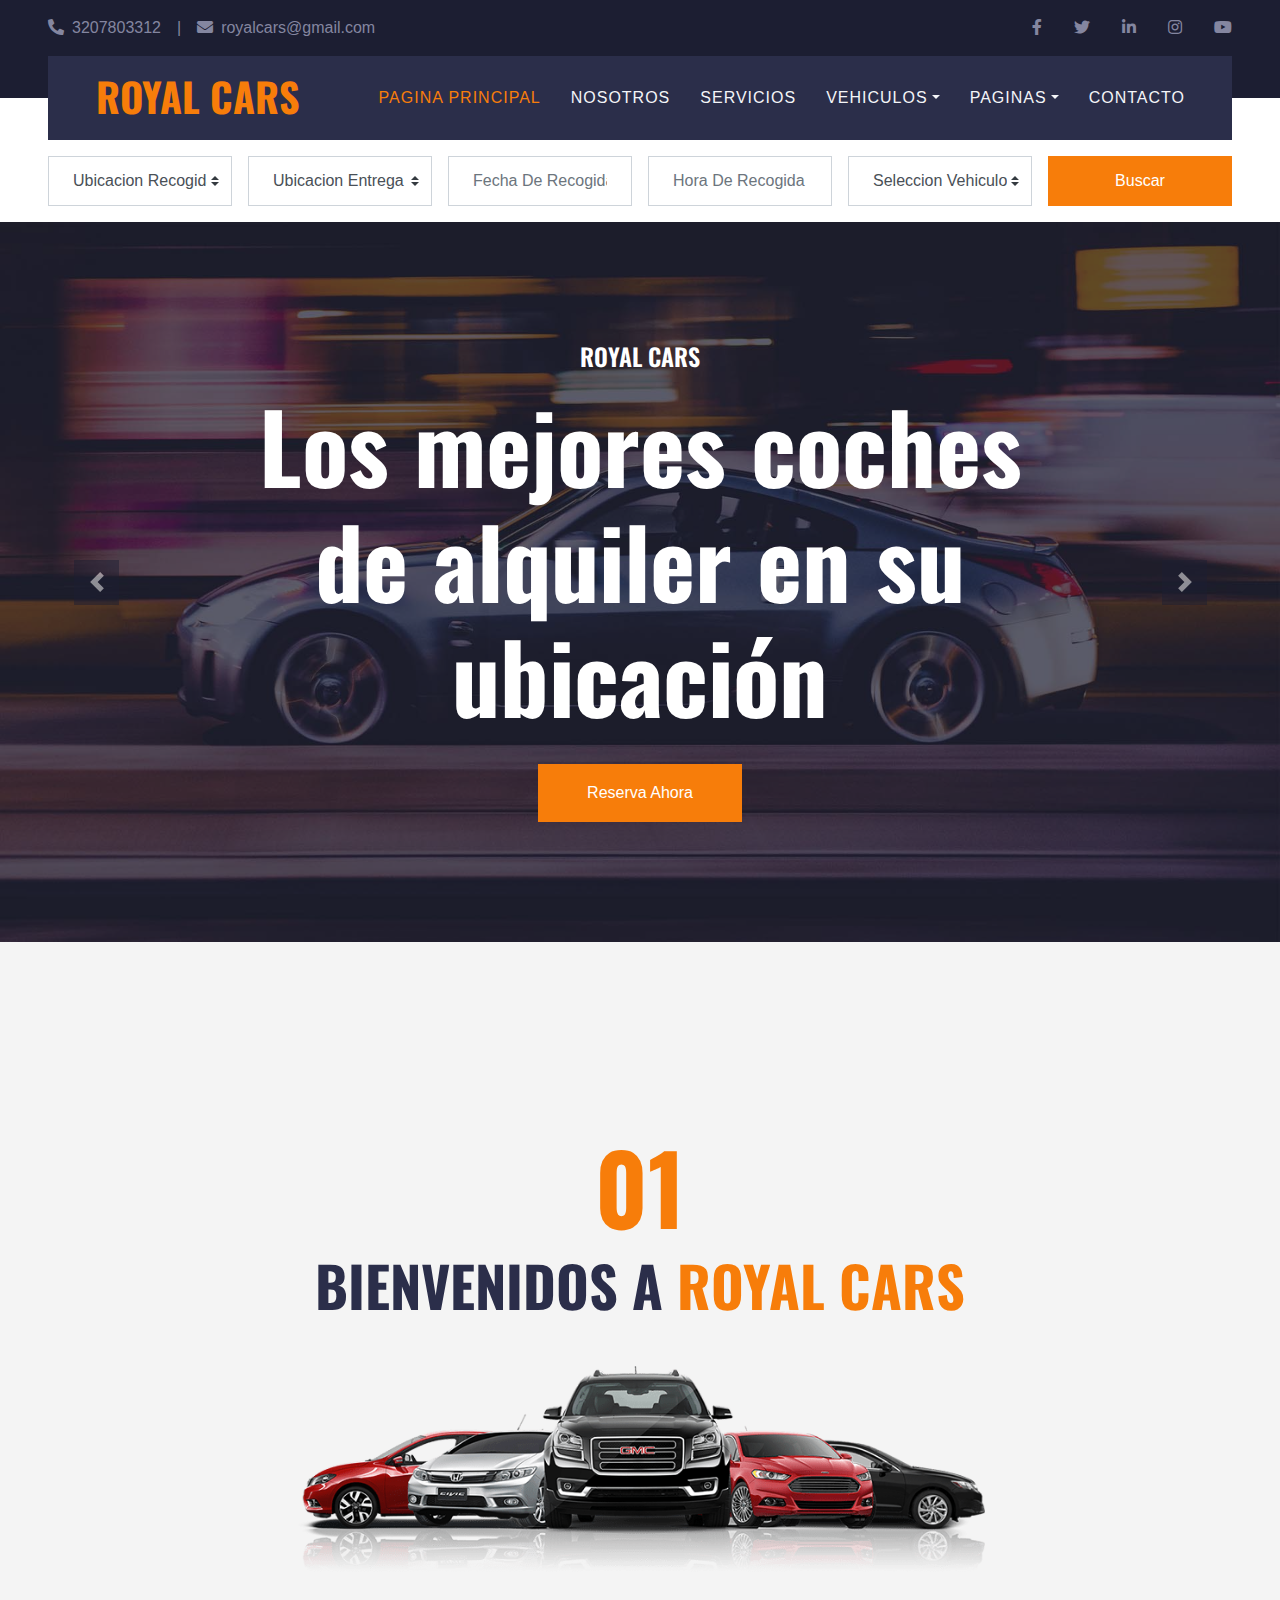
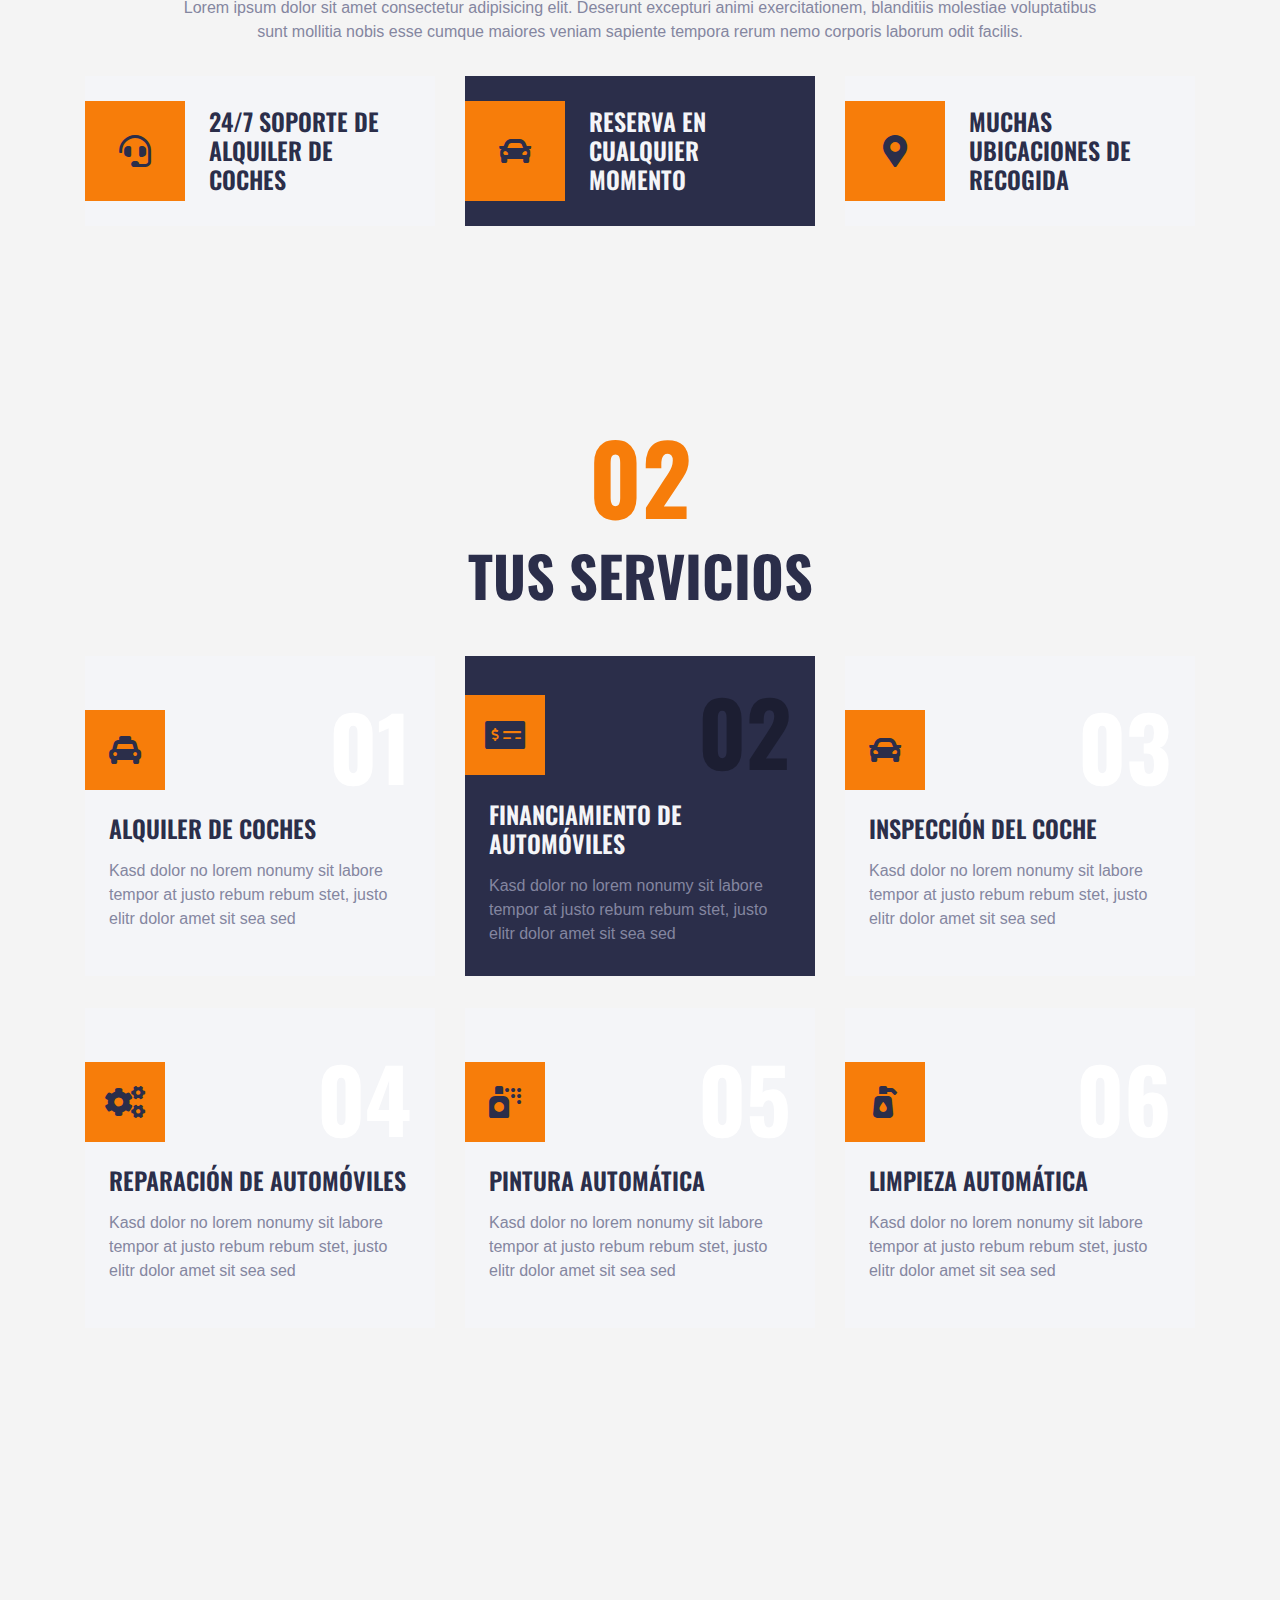
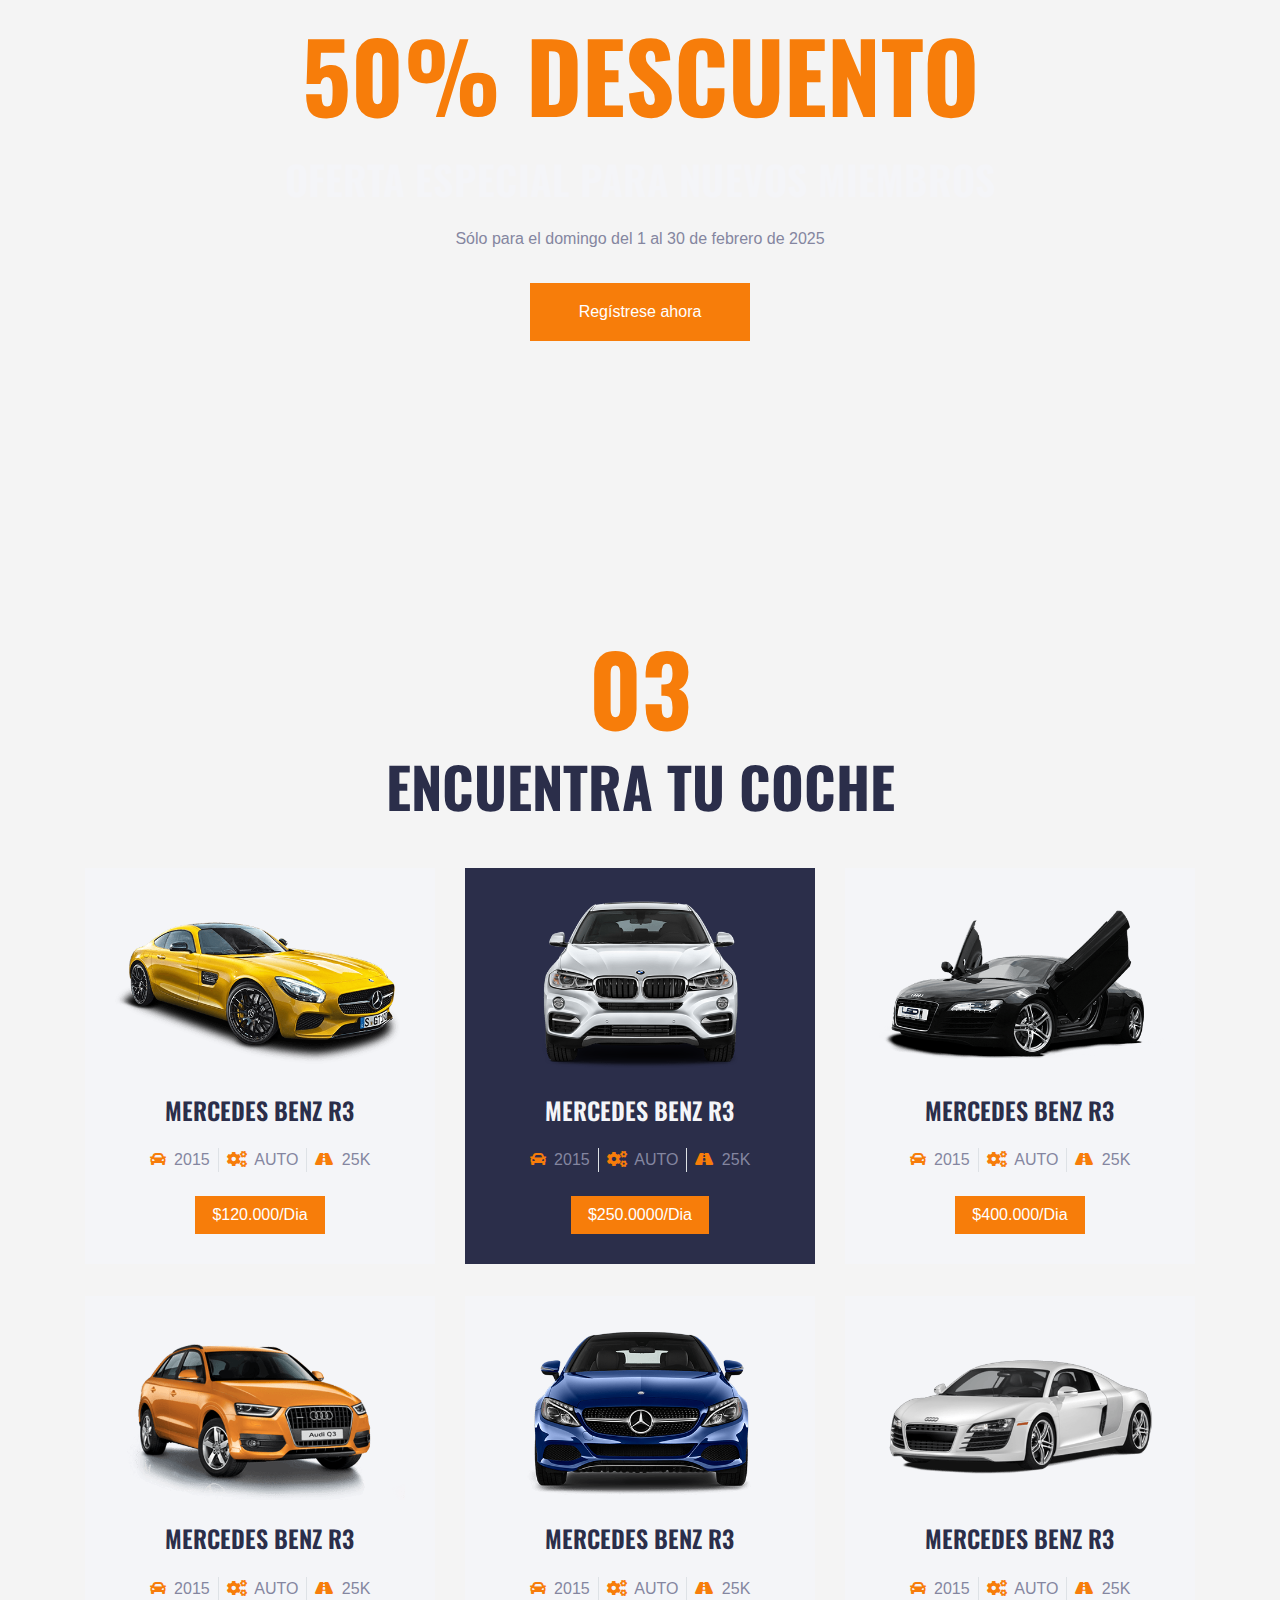
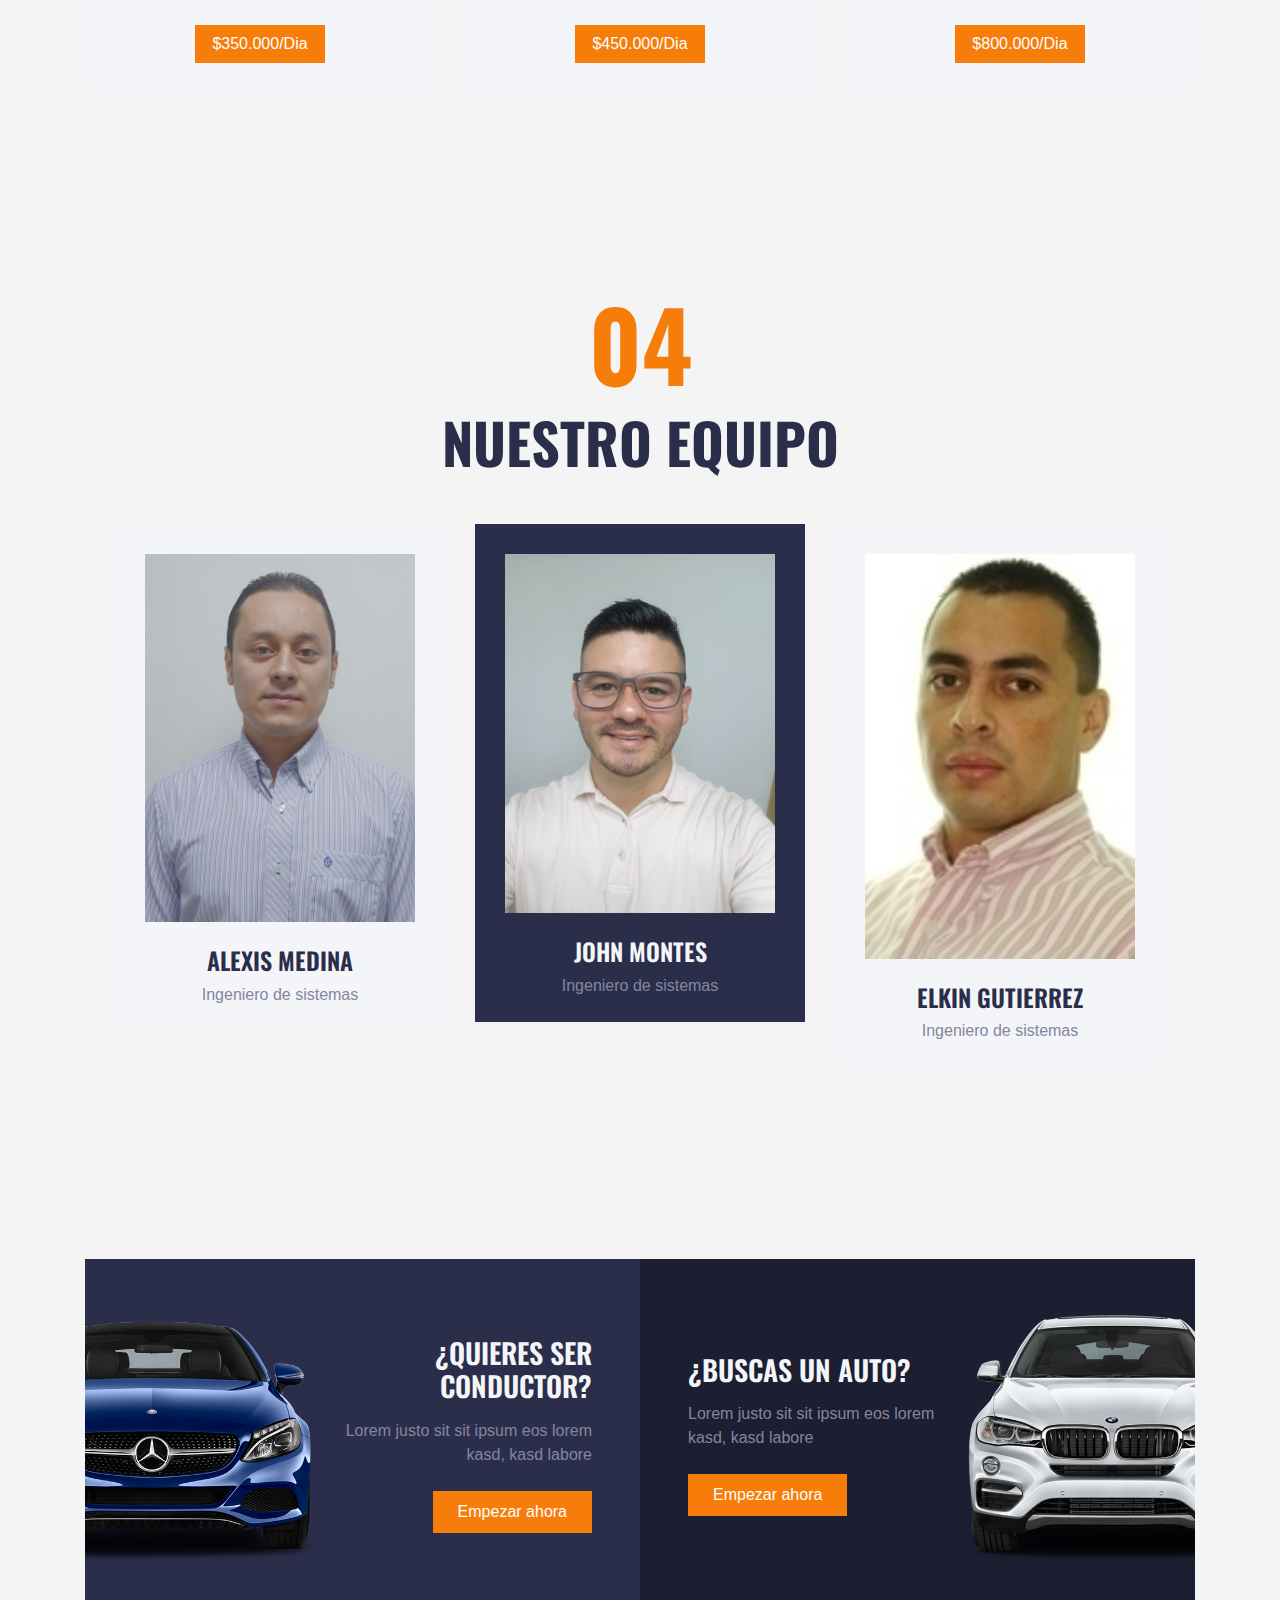
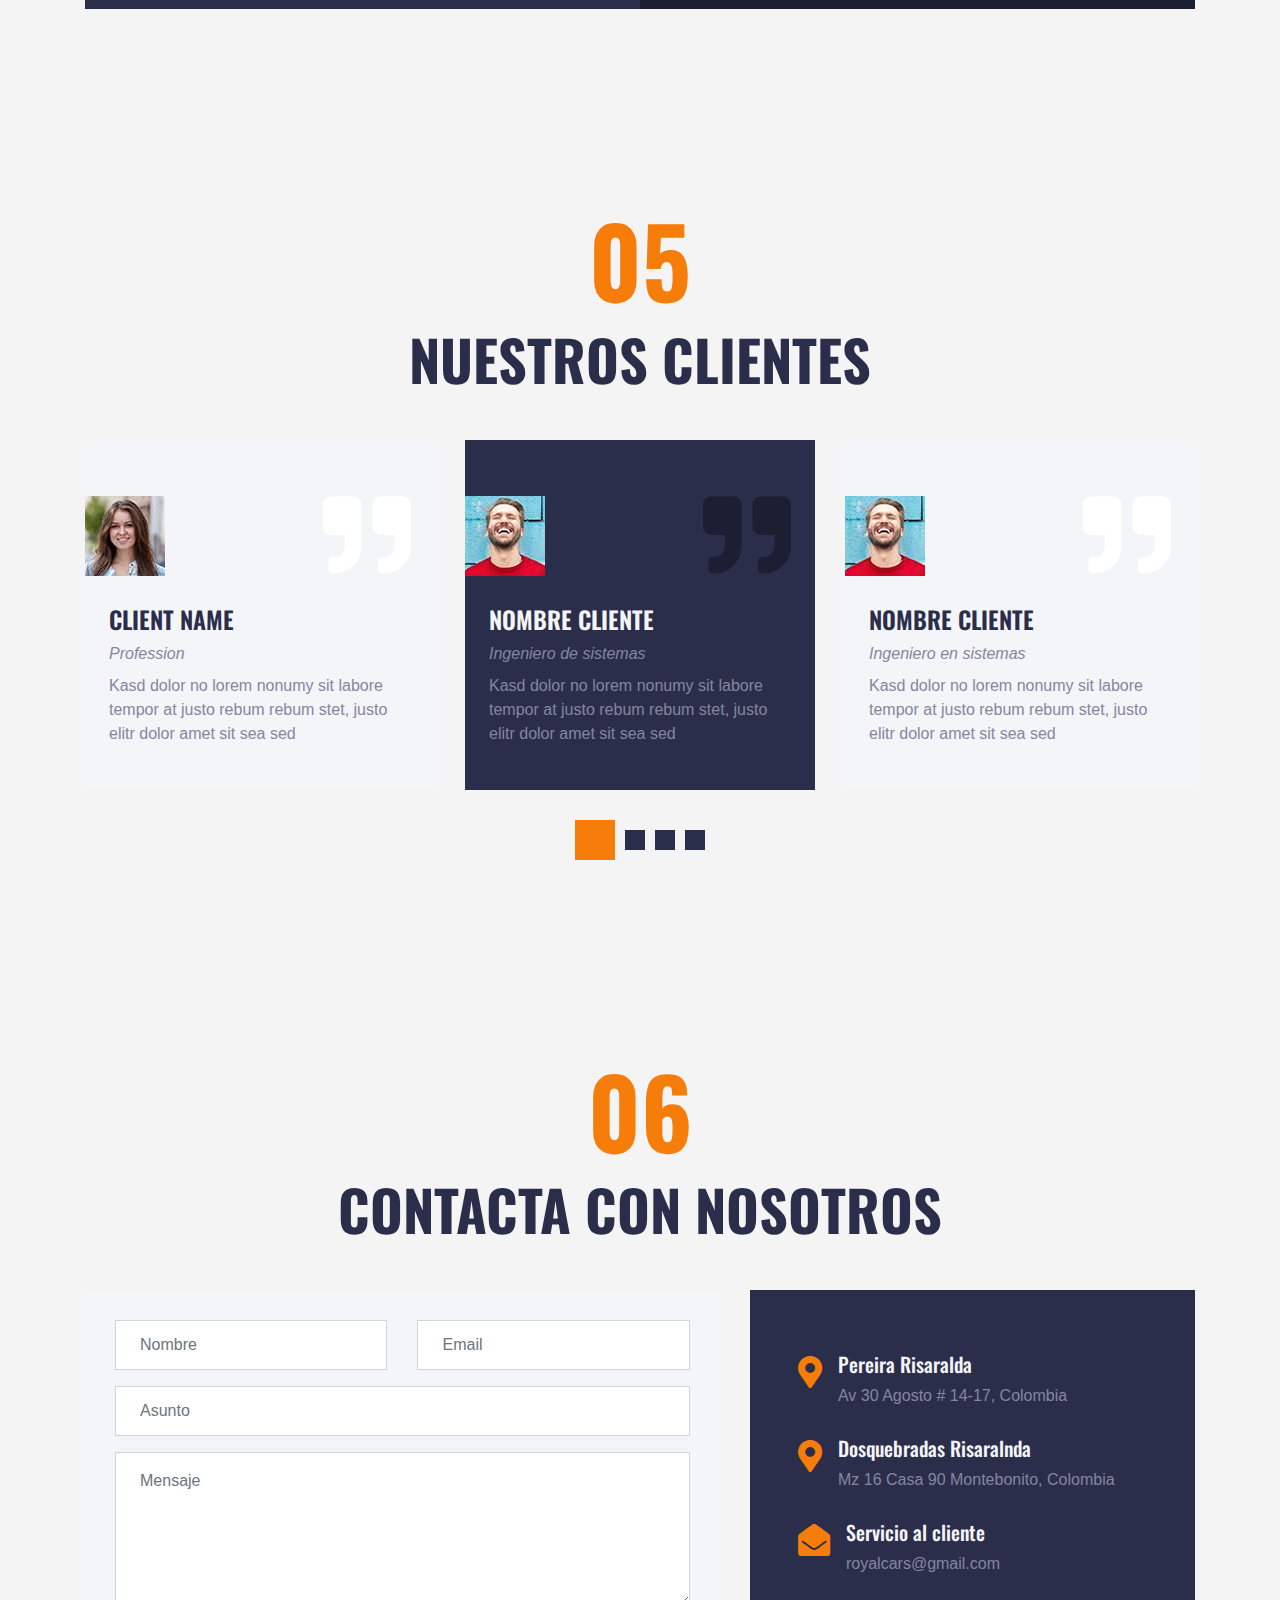
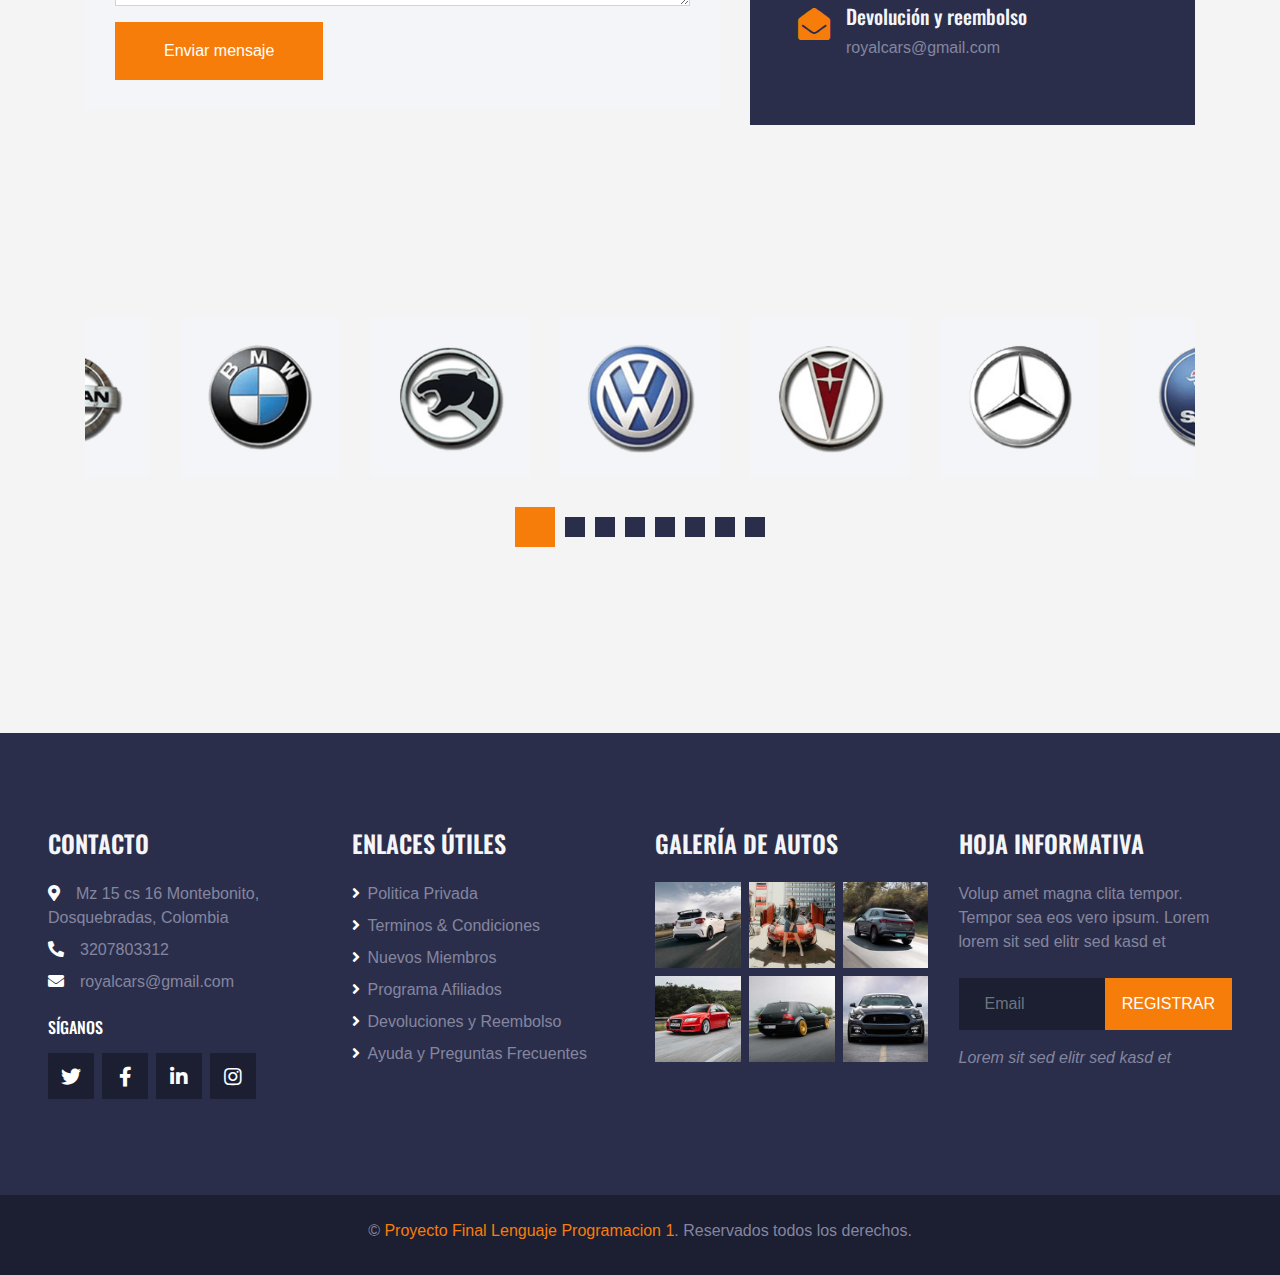
<file: index.html>
<!DOCTYPE html>
<html lang="es">

<head>
    <meta charset="utf-8">
    <title>ROYAL CARS</title>
    <meta content="width=device-width, initial-scale=1.0" name="viewport">
    <meta content="Free HTML Templates" name="keywords">
    <meta content="Free HTML Templates" name="description">

    <!-- Favicon -->
    <link href="img/favicon.ico" rel="icon">

    <!-- Google Web Fonts -->
    <link rel="preconnect" href="https://fonts.gstatic.com">
    <link href="https://fonts.googleapis.com/css2?family=Oswald:wght@400;500;600;700&family=Rubik&display=swap" rel="stylesheet"> 

    <!-- Font Awesome -->
    <link href="https://cdnjs.cloudflare.com/ajax/libs/font-awesome/5.15.0/css/all.min.css" rel="stylesheet">

    <!-- Libraries Stylesheet -->
    <link href="lib/owlcarousel/assets/owl.carousel.min.css" rel="stylesheet">
    <link href="lib/tempusdominus/css/tempusdominus-bootstrap-4.min.css" rel="stylesheet" />

    <!-- Customized Bootstrap Stylesheet -->
    <link href="css/bootstrap.min.css" rel="stylesheet">

    <!-- Template Stylesheet -->
    <link href="css/style.css" rel="stylesheet">
</head>

<body>
    <!-- Topbar Start -->
    <div class="container-fluid bg-dark py-3 px-lg-5 d-none d-lg-block">
        <div class="row">
            <div class="col-md-6 text-center text-lg-left mb-2 mb-lg-0">
                <div class="d-inline-flex align-items-center">
                    <a class="text-body pr-3" href=""><i class="fa fa-phone-alt mr-2"></i>3207803312</a>
                    <span class="text-body">|</span>
                    <a class="text-body px-3" href=""><i class="fa fa-envelope mr-2"></i>royalcars@gmail.com</a>
                </div>
            </div>
            <div class="col-md-6 text-center text-lg-right">
                <div class="d-inline-flex align-items-center">
                    <a class="text-body px-3" href="">
                        <i class="fab fa-facebook-f"></i>
                    </a>
                    <a class="text-body px-3" href="">
                        <i class="fab fa-twitter"></i>
                    </a>
                    <a class="text-body px-3" href="">
                        <i class="fab fa-linkedin-in"></i>
                    </a>
                    <a class="text-body px-3" href="">
                        <i class="fab fa-instagram"></i>
                    </a>
                    <a class="text-body pl-3" href="">
                        <i class="fab fa-youtube"></i>
                    </a>
                </div>
            </div>
        </div>
    </div>
    <!-- Topbar End -->


    <!-- Navbar Start -->
    <div class="container-fluid position-relative nav-bar p-0">
        <div class="position-relative px-lg-5" style="z-index: 9;">
            <nav class="navbar navbar-expand-lg bg-secondary navbar-dark py-3 py-lg-0 pl-3 pl-lg-5">
                <a href="" class="navbar-brand">
                    <h1 class="text-uppercase text-primary mb-1">Royal Cars</h1>
                </a>
                <button type="button" class="navbar-toggler" data-toggle="collapse" data-target="#navbarCollapse">
                    <span class="navbar-toggler-icon"></span>
                </button>
                <div class="collapse navbar-collapse justify-content-between px-3" id="navbarCollapse">
                    <div class="navbar-nav ml-auto py-0">
                        <a href="index.html" class="nav-item nav-link active">PAGINA PRINCIPAL</a>
                        <a href="about.html" class="nav-item nav-link">Nosotros</a>
                        <a href="service.html" class="nav-item nav-link">Servicios</a>

                        <div class="nav-item dropdown">
                            <a href="#" class="nav-link dropdown-toggle" data-toggle="dropdown">Vehiculos</a>
                            <div class="dropdown-menu rounded-0 m-0">
                                <a href="car.html" class="dropdown-item">Listado de carros</a>
                                <a href="detail.html" class="dropdown-item">Detalles de carros </a>
                                <a href="booking.php" class="dropdown-item">Resarva tu carro</a>
                                <a href="gestionReserva.php" class="dropdown-item">Gestion reserva</a>
                            </div>
                        </div>
                        <div class="nav-item dropdown">
                            <a href="#" class="nav-link dropdown-toggle" data-toggle="dropdown">PAGINAS</a>
                            <div class="dropdown-menu rounded-0 m-0">
                                <a href="team.html" class="dropdown-item">Equipo</a>
                                <a href="testimonial.html" class="dropdown-item">Tesmimonios</a>
                            </div>
                        </div>
                        <a href="contact.html" class="nav-item nav-link">contacto</a>
                    </div>
                </div>
            </nav>
        </div>
    </div>
    <!-- Navbar End -->


    <!-- Search Start -->
    <div class="container-fluid bg-white pt-3 px-lg-5">
        <div class="row mx-n2">
            <div class="col-xl-2 col-lg-4 col-md-6 px-2">
                <select class="custom-select px-4 mb-3" style="height: 50px;">
                    <option selected>Ubicacion Recogida</option>
                    <option value="1">Pereira</option>
                    <option value="2">Dosquebradas</option>
                    <option value="3">Santa Rosa</option>
                </select>
            </div>
            <div class="col-xl-2 col-lg-4 col-md-6 px-2">
                <select class="custom-select px-4 mb-3" style="height: 50px;">
                    <option selected>Ubicacion Entrega</option>
                    <option value="1">Pereira</option>
                    <option value="2">Dosquebradas</option>
                    <option value="3">Santa Rosa</option>
                </select>
            </div>
            <div class="col-xl-2 col-lg-4 col-md-6 px-2">
                <div class="date mb-3" id="date" data-target-input="nearest">
                    <input type="text" class="form-control p-4 datetimepicker-input" placeholder="Fecha De Recogida"
                        data-target="#date" data-toggle="datetimepicker" />
                </div>
            </div>
            <div class="col-xl-2 col-lg-4 col-md-6 px-2">
                <div class="time mb-3" id="time" data-target-input="nearest">
                    <input type="text" class="form-control p-4 datetimepicker-input" placeholder="Hora De Recogida"
                        data-target="#time" data-toggle="datetimepicker" />
                </div>
            </div>
            <div class="col-xl-2 col-lg-4 col-md-6 px-2">
                <select class="custom-select px-4 mb-3" style="height: 50px;">
                    <option selected>Seleccion Vehiculo</option>
                    <option value="1">Car 1</option>
                    <option value="2">Car 1</option>
                    <option value="3">Car 1</option>
                </select>
            </div>
            <div class="col-xl-2 col-lg-4 col-md-6 px-2">
                <button class="btn btn-primary btn-block mb-3" type="submit" style="height: 50px;" >Buscar</button>
            </div>
        </div>
    </div>
    <!-- Search End -->


    <!-- Carousel Start -->
    <div class="container-fluid p-0" style="margin-bottom: 90px;">
        <div id="header-carousel" class="carousel slide" data-ride="carousel">
            <div class="carousel-inner">
                <div class="carousel-item active">
                    <img class="w-100" src="img/carousel-1.jpg" alt="Image">
                    <div class="carousel-caption d-flex flex-column align-items-center justify-content-center">
                        <div class="p-3" style="max-width: 900px;">
                            <h4 class="text-white text-uppercase mb-md-3">Royal cars</h4>
                            <h1 class="display-1 text-white mb-md-4">Los mejores coches de alquiler en su ubicación</h1>
                            <a href="booking.php" class="btn btn-primary py-md-3 px-md-5 mt-2">Reserva Ahora</a>
                        </div>
                    </div>
                </div>
                <div class="carousel-item">
                    <img class="w-100" src="img/carousel-2.jpg" alt="Image">
                    <div class="carousel-caption d-flex flex-column align-items-center justify-content-center">
                        <div class="p-3" style="max-width: 900px;">
                            <h4 class="text-white text-uppercase mb-md-3">Royal cars</h4>
                            <h1 class="display-1 text-white mb-md-4">Coches de calidad y garantia de comodida</h1>
                            <a href="booking.html" class="btn btn-primary py-md-3 px-md-5 mt-2">Reserva ahora</a>
                        </div>
                    </div>
                </div>
            </div>
            <a class="carousel-control-prev" href="#header-carousel" data-slide="prev">
                <div class="btn btn-dark" style="width: 45px; height: 45px;">
                    <span class="carousel-control-prev-icon mb-n2"></span>
                </div>
            </a>
            <a class="carousel-control-next" href="#header-carousel" data-slide="next">
                <div class="btn btn-dark" style="width: 45px; height: 45px;">
                    <span class="carousel-control-next-icon mb-n2"></span>
                </div>
            </a>
        </div>
    </div>
    <!-- Carousel End -->


    <!-- About Start -->
    <div class="container-fluid py-5">
        <div class="container pt-5 pb-3">
            <h1 class="display-1 text-primary text-center">01</h1>
            <h1 class="display-4 text-uppercase text-center mb-5">Bienvenidos a <span class="text-primary">Royal Cars</span></h1>
            <div class="row justify-content-center">
                <div class="col-lg-10 text-center">
                    <img class="w-75 mb-4" src="img/about.png" alt="">
                    <p>Lorem ipsum dolor sit amet consectetur adipisicing elit. Deserunt excepturi animi exercitationem, blanditiis molestiae voluptatibus sunt mollitia nobis esse cumque maiores veniam sapiente tempora rerum nemo corporis laborum odit facilis.</p>
                </div>
            </div>
            <div class="row mt-3">
                <div class="col-lg-4 mb-2">
                    <div class="d-flex align-items-center bg-light p-4 mb-4" style="height: 150px;">
                        <div class="d-flex align-items-center justify-content-center flex-shrink-0 bg-primary ml-n4 mr-4" style="width: 100px; height: 100px;">
                            <i class="fa fa-2x fa-headset text-secondary"></i>
                        </div>
                        <h4 class="text-uppercase m-0">24/7 Soporte de alquiler de coches</h4>
                    </div>
                </div>
                <div class="col-lg-4 mb-2">
                    <div class="d-flex align-items-center bg-secondary p-4 mb-4" style="height: 150px;">
                        <div class="d-flex align-items-center justify-content-center flex-shrink-0 bg-primary ml-n4 mr-4" style="width: 100px; height: 100px;">
                            <i class="fa fa-2x fa-car text-secondary"></i>
                        </div>
                        <h4 class="text-light text-uppercase m-0">Reserva en cualquier momento</h4>
                    </div>
                </div>
                <div class="col-lg-4 mb-2">
                    <div class="d-flex align-items-center bg-light p-4 mb-4" style="height: 150px;">
                        <div class="d-flex align-items-center justify-content-center flex-shrink-0 bg-primary ml-n4 mr-4" style="width: 100px; height: 100px;">
                            <i class="fa fa-2x fa-map-marker-alt text-secondary"></i>
                        </div>
                        <h4 class="text-uppercase m-0">Muchas ubicaciones de recogida</h4>
                    </div>
                </div>
            </div>
        </div>
    </div>
    <!-- About End -->
    

    <!-- Services Start -->
    <div class="container-fluid py-5">
        <div class="container pt-5 pb-3">
            <h1 class="display-1 text-primary text-center">02</h1>
            <h1 class="display-4 text-uppercase text-center mb-5">Tus Servicios</h1>
            <div class="row">
                <div class="col-lg-4 col-md-6 mb-2">
                    <div class="service-item d-flex flex-column justify-content-center px-4 mb-4">
                        <div class="d-flex align-items-center justify-content-between mb-3">
                            <div class="d-flex align-items-center justify-content-center bg-primary ml-n4" style="width: 80px; height: 80px;">
                                <i class="fa fa-2x fa-taxi text-secondary"></i>
                            </div>
                            <h1 class="display-2 text-white mt-n2 m-0">01</h1>
                        </div>
                        <h4 class="text-uppercase mb-3">Alquiler de coches</h4>
                        <p class="m-0">Kasd dolor no lorem nonumy sit labore tempor at justo rebum rebum stet, justo elitr dolor amet sit sea sed</p>
                    </div>
                </div>
                <div class="col-lg-4 col-md-6 mb-2">
                    <div class="service-item active d-flex flex-column justify-content-center px-4 mb-4">
                        <div class="d-flex align-items-center justify-content-between mb-3">
                            <div class="d-flex align-items-center justify-content-center bg-primary ml-n4" style="width: 80px; height: 80px;">
                                <i class="fa fa-2x fa-money-check-alt text-secondary"></i>
                            </div>
                            <h1 class="display-2 text-white mt-n2 m-0">02</h1>
                        </div>
                        <h4 class="text-uppercase mb-3">Financiamiento de automóviles</h4>
                        <p class="m-0">Kasd dolor no lorem nonumy sit labore tempor at justo rebum rebum stet, justo elitr dolor amet sit sea sed</p>
                    </div>
                </div>
                <div class="col-lg-4 col-md-6 mb-2">
                    <div class="service-item d-flex flex-column justify-content-center px-4 mb-4">
                        <div class="d-flex align-items-center justify-content-between mb-3">
                            <div class="d-flex align-items-center justify-content-center bg-primary ml-n4" style="width: 80px; height: 80px;">
                                <i class="fa fa-2x fa-car text-secondary"></i>
                            </div>
                            <h1 class="display-2 text-white mt-n2 m-0">03</h1>
                        </div>
                        <h4 class="text-uppercase mb-3">Inspección del coche</h4>
                        <p class="m-0">Kasd dolor no lorem nonumy sit labore tempor at justo rebum rebum stet, justo elitr dolor amet sit sea sed</p>
                    </div>
                </div>
                <div class="col-lg-4 col-md-6 mb-2">
                    <div class="service-item d-flex flex-column justify-content-center px-4 mb-4">
                        <div class="d-flex align-items-center justify-content-between mb-3">
                            <div class="d-flex align-items-center justify-content-center bg-primary ml-n4" style="width: 80px; height: 80px;">
                                <i class="fa fa-2x fa-cogs text-secondary"></i>
                            </div>
                            <h1 class="display-2 text-white mt-n2 m-0">04</h1>
                        </div>
                        <h4 class="text-uppercase mb-3">Reparación de automóviles</h4>
                        <p class="m-0">Kasd dolor no lorem nonumy sit labore tempor at justo rebum rebum stet, justo elitr dolor amet sit sea sed</p>
                    </div>
                </div>
                <div class="col-lg-4 col-md-6 mb-2">
                    <div class="service-item d-flex flex-column justify-content-center px-4 mb-4">
                        <div class="d-flex align-items-center justify-content-between mb-3">
                            <div class="d-flex align-items-center justify-content-center bg-primary ml-n4" style="width: 80px; height: 80px;">
                                <i class="fa fa-2x fa-spray-can text-secondary"></i>
                            </div>
                            <h1 class="display-2 text-white mt-n2 m-0">05</h1>
                        </div>
                        <h4 class="text-uppercase mb-3">Pintura automática</h4>
                        <p class="m-0">Kasd dolor no lorem nonumy sit labore tempor at justo rebum rebum stet, justo elitr dolor amet sit sea sed</p>
                    </div>
                </div>
                <div class="col-lg-4 col-md-6 mb-2">
                    <div class="service-item d-flex flex-column justify-content-center px-4 mb-4">
                        <div class="d-flex align-items-center justify-content-between mb-3">
                            <div class="d-flex align-items-center justify-content-center bg-primary ml-n4" style="width: 80px; height: 80px;">
                                <i class="fa fa-2x fa-pump-soap text-secondary"></i>
                            </div>
                            <h1 class="display-2 text-white mt-n2 m-0">06</h1>
                        </div>
                        <h4 class="text-uppercase mb-3">Limpieza automática</h4>
                        <p class="m-0">Kasd dolor no lorem nonumy sit labore tempor at justo rebum rebum stet, justo elitr dolor amet sit sea sed</p>
                    </div>
                </div>
            </div>
        </div>
    </div>
    <!-- Services End -->


    <!-- Banner Start -->
    <div class="container-fluid py-5">
        <div class="container py-5">
            <div class="bg-banner py-5 px-4 text-center">
                <div class="py-5">
                    <h1 class="display-1 text-uppercase text-primary mb-4">50% Descuento</h1>
                    <h1 class="text-uppercase text-light mb-4">Oferta especial para nuevos miembros</h1>
                    <p class="mb-4">Sólo para el domingo del 1 al 30 de febrero de 2025</p>
                    <a class="btn btn-primary mt-2 py-3 px-5" href="">Regístrese ahora</a>
                </div>
            </div>
        </div>
    </div>
    <!-- Banner End -->


    <!-- Rent A Car Start -->
    <div class="container-fluid py-5">
        <div class="container pt-5 pb-3">
            <h1 class="display-1 text-primary text-center">03</h1>
            <h1 class="display-4 text-uppercase text-center mb-5">Encuentra tu coche</h1>
            <div class="row">
                <div class="col-lg-4 col-md-6 mb-2">
                    <div class="rent-item mb-4">
                        <img class="img-fluid mb-4" src="img/car-rent-1.png" alt="">
                        <h4 class="text-uppercase mb-4">Mercedes Benz R3</h4>
                        <div class="d-flex justify-content-center mb-4">
                            <div class="px-2">
                                <i class="fa fa-car text-primary mr-1"></i>
                                <span>2015</span>
                            </div>
                            <div class="px-2 border-left border-right">
                                <i class="fa fa-cogs text-primary mr-1"></i>
                                <span>AUTO</span>
                            </div>
                            <div class="px-2">
                                <i class="fa fa-road text-primary mr-1"></i>
                                <span>25K</span>
                            </div>
                        </div>
                        <a class="btn btn-primary px-3" href="">$120.000/Dia</a>
                    </div>
                </div>
                <div class="col-lg-4 col-md-6 mb-2">
                    <div class="rent-item active mb-4">
                        <img class="img-fluid mb-4" src="img/car-rent-2.png" alt="">
                        <h4 class="text-uppercase mb-4">Mercedes Benz R3</h4>
                        <div class="d-flex justify-content-center mb-4">
                            <div class="px-2">
                                <i class="fa fa-car text-primary mr-1"></i>
                                <span>2015</span>
                            </div>
                            <div class="px-2 border-left border-right">
                                <i class="fa fa-cogs text-primary mr-1"></i>
                                <span>AUTO</span>
                            </div>
                            <div class="px-2">
                                <i class="fa fa-road text-primary mr-1"></i>
                                <span>25K</span>
                            </div>
                        </div>
                        <a class="btn btn-primary px-3" href="">$250.0000/Dia</a>
                    </div>
                </div>
                <div class="col-lg-4 col-md-6 mb-2">
                    <div class="rent-item mb-4">
                        <img class="img-fluid mb-4" src="img/car-rent-3.png" alt="">
                        <h4 class="text-uppercase mb-4">Mercedes Benz R3</h4>
                        <div class="d-flex justify-content-center mb-4">
                            <div class="px-2">
                                <i class="fa fa-car text-primary mr-1"></i>
                                <span>2015</span>
                            </div>
                            <div class="px-2 border-left border-right">
                                <i class="fa fa-cogs text-primary mr-1"></i>
                                <span>AUTO</span>
                            </div>
                            <div class="px-2">
                                <i class="fa fa-road text-primary mr-1"></i>
                                <span>25K</span>
                            </div>
                        </div>
                        <a class="btn btn-primary px-3" href="">$400.000/Dia</a>
                    </div>
                </div>
                <div class="col-lg-4 col-md-6 mb-2">
                    <div class="rent-item mb-4">
                        <img class="img-fluid mb-4" src="img/car-rent-4.png" alt="">
                        <h4 class="text-uppercase mb-4">Mercedes Benz R3</h4>
                        <div class="d-flex justify-content-center mb-4">
                            <div class="px-2">
                                <i class="fa fa-car text-primary mr-1"></i>
                                <span>2015</span>
                            </div>
                            <div class="px-2 border-left border-right">
                                <i class="fa fa-cogs text-primary mr-1"></i>
                                <span>AUTO</span>
                            </div>
                            <div class="px-2">
                                <i class="fa fa-road text-primary mr-1"></i>
                                <span>25K</span>
                            </div>
                        </div>
                        <a class="btn btn-primary px-3" href="">$350.000/Dia</a>
                    </div>
                </div>
                <div class="col-lg-4 col-md-6 mb-2">
                    <div class="rent-item mb-4">
                        <img class="img-fluid mb-4" src="img/car-rent-5.png" alt="">
                        <h4 class="text-uppercase mb-4">Mercedes Benz R3</h4>
                        <div class="d-flex justify-content-center mb-4">
                            <div class="px-2">
                                <i class="fa fa-car text-primary mr-1"></i>
                                <span>2015</span>
                            </div>
                            <div class="px-2 border-left border-right">
                                <i class="fa fa-cogs text-primary mr-1"></i>
                                <span>AUTO</span>
                            </div>
                            <div class="px-2">
                                <i class="fa fa-road text-primary mr-1"></i>
                                <span>25K</span>
                            </div>
                        </div>
                        <a class="btn btn-primary px-3" href="">$450.000/Dia</a>
                    </div>
                </div>
                <div class="col-lg-4 col-md-6 mb-2">
                    <div class="rent-item mb-4">
                        <img class="img-fluid mb-4" src="img/car-rent-6.png" alt="">
                        <h4 class="text-uppercase mb-4">Mercedes Benz R3</h4>
                        <div class="d-flex justify-content-center mb-4">
                            <div class="px-2">
                                <i class="fa fa-car text-primary mr-1"></i>
                                <span>2015</span>
                            </div>
                            <div class="px-2 border-left border-right">
                                <i class="fa fa-cogs text-primary mr-1"></i>
                                <span>AUTO</span>
                            </div>
                            <div class="px-2">
                                <i class="fa fa-road text-primary mr-1"></i>
                                <span>25K</span>
                            </div>
                        </div>
                        <a class="btn btn-primary px-3" href="">$800.000/Dia</a>
                    </div>
                </div>
            </div>
        </div>
    </div>
    <!-- Rent A Car End -->


    <!-- Team Start -->
    <div class="container-fluid py-5">
        <div class="container py-5">
            <h1 class="display-1 text-primary text-center">04</h1>
            <h1 class="display-4 text-uppercase text-center mb-5">nuestro equipo</h1>
            <div class="owl-carousel team-carousel position-relative" style="padding: 0 30px;">
                <div class="team-item">
                    <img class="img-fluid w-100" src="img/montes.jpg" alt="">
                    <div class="position-relative py-4">
                        <h4 class="text-uppercase">John Montes</h4>
                        <p class="m-0">Ingeniero de sistemas</p>
                        <div class="team-social position-absolute w-100 h-100 d-flex align-items-center justify-content-center">
                            <a class="btn btn-lg btn-primary btn-lg-square mx-1" href="#"><i class="fab fa-twitter"></i></a>
                            <a class="btn btn-lg btn-primary btn-lg-square mx-1" href="#"><i class="fab fa-facebook-f"></i></a>
                            <a class="btn btn-lg btn-primary btn-lg-square mx-1" href="#"><i class="fab fa-linkedin-in"></i></a>
                        </div>
                    </div>
                </div>
                <div class="team-item">
                    <img class="img-fluid w-100" src="img/Elkin.jpg" alt="">
                    <div class="position-relative py-4">
                        <h4 class="text-uppercase">Elkin Gutierrez</h4>
                        <p class="m-0">Ingeniero de sistemas</p>
                        <div class="team-social position-absolute w-100 h-100 d-flex align-items-center justify-content-center">
                            <a class="btn btn-lg btn-primary btn-lg-square mx-1" href="#"><i class="fab fa-twitter"></i></a>
                            <a class="btn btn-lg btn-primary btn-lg-square mx-1" href="#"><i class="fab fa-facebook-f"></i></a>
                            <a class="btn btn-lg btn-primary btn-lg-square mx-1" href="#"><i class="fab fa-linkedin-in"></i></a>
                        </div>
                    </div>
                </div>
                <div class="team-item">
                    <img class="img-fluid w-100" src="img/alexis.jpg" alt="">
                    <div class="position-relative py-4">
                        <h4 class="text-uppercase">Alexis Medina</h4>
                        <p class="m-0">Ingeniero de sistemas</p>
                        <div class="team-social position-absolute w-100 h-100 d-flex align-items-center justify-content-center">
                            <a class="btn btn-lg btn-primary btn-lg-square mx-1" href="#"><i class="fab fa-twitter"></i></a>
                            <a class="btn btn-lg btn-primary btn-lg-square mx-1" href="#"><i class="fab fa-facebook-f"></i></a>
                            <a class="btn btn-lg btn-primary btn-lg-square mx-1" href="#"><i class="fab fa-linkedin-in"></i></a>
                        </div>
                    </div>
                </div>
            </div>
        </div>
    </div>
    <!-- Team End -->


    <!-- Banner Start -->
    <div class="container-fluid py-5">
        <div class="container py-5">
            <div class="row mx-0">
                <div class="col-lg-6 px-0">
                    <div class="px-5 bg-secondary d-flex align-items-center justify-content-between" style="height: 350px;">
                        <img class="img-fluid flex-shrink-0 ml-n5 w-50 mr-4" src="img/banner-left.png" alt="">
                        <div class="text-right">
                            <h3 class="text-uppercase text-light mb-3">¿Quieres ser conductor?</h3>
                            <p class="mb-4">Lorem justo sit sit ipsum eos lorem kasd, kasd labore</p>
                            <a class="btn btn-primary py-2 px-4" href="">Empezar ahora</a>
                        </div>
                    </div>
                </div>
                <div class="col-lg-6 px-0">
                    <div class="px-5 bg-dark d-flex align-items-center justify-content-between" style="height: 350px;">
                        <div class="text-left">
                            <h3 class="text-uppercase text-light mb-3">¿Buscas un auto?</h3>
                            <p class="mb-4">Lorem justo sit sit ipsum eos lorem kasd, kasd labore</p>
                            <a class="btn btn-primary py-2 px-4" href="">Empezar ahora</a>
                        </div>
                        <img class="img-fluid flex-shrink-0 mr-n5 w-50 ml-4" src="img/banner-right.png" alt="">
                    </div>
                </div>
            </div>
        </div>
    </div>
    <!-- Banner End -->


    <!-- Testimonial Start -->
    <div class="container-fluid py-5">
        <div class="container py-5">
            <h1 class="display-1 text-primary text-center">05</h1>
            <h1 class="display-4 text-uppercase text-center mb-5">nuestros clientes</h1>
            <div class="owl-carousel testimonial-carousel">
                <div class="testimonial-item d-flex flex-column justify-content-center px-4">
                    <div class="d-flex align-items-center justify-content-between mb-3">
                        <img class="img-fluid ml-n4" src="img/testimonial-1.jpg" alt="">
                        <h1 class="display-2 text-white m-0 fa fa-quote-right"></h1>
                    </div>
                    <h4 class="text-uppercase mb-2">Nombre cliente</h4>
                    <i class="mb-2">Ingeniero de sistemas</i>
                    <p class="m-0">Kasd dolor no lorem nonumy sit labore tempor at justo rebum rebum stet, justo elitr dolor amet sit sea sed</p>
                </div>
                <div class="testimonial-item d-flex flex-column justify-content-center px-4">
                    <div class="d-flex align-items-center justify-content-between mb-3">
                        <img class="img-fluid ml-n4" src="img/testimonial-1.jpg" alt="">
                        <h1 class="display-2 text-white m-0 fa fa-quote-right"></h1>
                    </div>
                    <h4 class="text-uppercase mb-2">Nombre cliente</h4>
                    <i class="mb-2">Ingeniero en sistemas</i>
                    <p class="m-0">Kasd dolor no lorem nonumy sit labore tempor at justo rebum rebum stet, justo elitr dolor amet sit sea sed</p>
                </div>
                <div class="testimonial-item d-flex flex-column justify-content-center px-4">
                    <div class="d-flex align-items-center justify-content-between mb-3">
                        <img class="img-fluid ml-n4" src="img/testimonial-3.jpg" alt="">
                        <h1 class="display-2 text-white m-0 fa fa-quote-right"></h1>
                    </div>
                    <h4 class="text-uppercase mb-2">Nombre cliente</h4>
                    <i class="mb-2">Profession</i>
                    <p class="m-0">Kasd dolor no lorem nonumy sit labore tempor at justo rebum rebum stet, justo elitr dolor amet sit sea sed</p>
                </div>
                <div class="testimonial-item d-flex flex-column justify-content-center px-4">
                    <div class="d-flex align-items-center justify-content-between mb-3">
                        <img class="img-fluid ml-n4" src="img/testimonial-4.jpg" alt="">
                        <h1 class="display-2 text-white m-0 fa fa-quote-right"></h1>
                    </div>
                    <h4 class="text-uppercase mb-2">Client Name</h4>
                    <i class="mb-2">Profession</i>
                    <p class="m-0">Kasd dolor no lorem nonumy sit labore tempor at justo rebum rebum stet, justo elitr dolor amet sit sea sed</p>
                </div>
            </div>
        </div>
    </div>
    <!-- Testimonial End -->


    <!-- Contact Start -->
    <div class="container-fluid py-5">
        <div class="container pt-5 pb-3">
            <h1 class="display-1 text-primary text-center">06</h1>
            <h1 class="display-4 text-uppercase text-center mb-5">Contacta con nosotros</h1>
            <div class="row">
                <div class="col-lg-7 mb-2">
                    <div class="contact-form bg-light mb-4" style="padding: 30px;">
                        <form>
                            <div class="row">
                                <div class="col-6 form-group">
                                    <input type="text" class="form-control p-4" placeholder="Nombre" required="required">
                                </div>
                                <div class="col-6 form-group">
                                    <input type="email" class="form-control p-4" placeholder="Email" required="required">
                                </div>
                            </div>
                            <div class="form-group">
                                <input type="text" class="form-control p-4" placeholder="Asunto" required="required">
                            </div>
                            <div class="form-group">
                                <textarea class="form-control py-3 px-4" rows="5" placeholder="Mensaje" required="required"></textarea>
                            </div>
                            <div>
                                <button class="btn btn-primary py-3 px-5" type="submit">Enviar mensaje</button>
                            </div>
                        </form>
                    </div>
                </div>
                <div class="col-lg-5 mb-2">
                    <div class="bg-secondary d-flex flex-column justify-content-center px-5 mb-4" style="height: 435px;">
                        <div class="d-flex mb-3">
                            <i class="fa fa-2x fa-map-marker-alt text-primary flex-shrink-0 mr-3"></i>
                            <div class="mt-n1">
                                <h5 class="text-light">Pereira Risaralda</h5>
                                <p>Av 30 Agosto # 14-17, Colombia</p>
                            </div>
                        </div>
                        <div class="d-flex mb-3">
                            <i class="fa fa-2x fa-map-marker-alt text-primary flex-shrink-0 mr-3"></i>
                            <div class="mt-n1">
                                <h5 class="text-light">Dosquebradas Risaralnda</h5>
                                <p>Mz 16 Casa 90 Montebonito, Colombia</p>
                            </div>
                        </div>
                        <div class="d-flex mb-3">
                            <i class="fa fa-2x fa-envelope-open text-primary flex-shrink-0 mr-3"></i>
                            <div class="mt-n1">
                                <h5 class="text-light">Servicio al cliente</h5>
                                <p>royalcars@gmail.com</p>
                            </div>
                        </div>
                        <div class="d-flex">
                            <i class="fa fa-2x fa-envelope-open text-primary flex-shrink-0 mr-3"></i>
                            <div class="mt-n1">
                                <h5 class="text-light">Devolución y reembolso</h5>
                                <p class="m-0">royalcars@gmail.com</p>
                            </div>
                        </div>
                    </div>
                </div>
            </div>
        </div>
    </div>
    <!-- Contact End -->


    <!-- Vendor Start -->
    <div class="container-fluid py-5">
        <div class="container py-5">
            <div class="owl-carousel vendor-carousel">
                <div class="bg-light p-4">
                    <img src="img/vendor-1.png" alt="">
                </div>
                <div class="bg-light p-4">
                    <img src="img/vendor-2.png" alt="">
                </div>
                <div class="bg-light p-4">
                    <img src="img/vendor-3.png" alt="">
                </div>
                <div class="bg-light p-4">
                    <img src="img/vendor-4.png" alt="">
                </div>
                <div class="bg-light p-4">
                    <img src="img/vendor-5.png" alt="">
                </div>
                <div class="bg-light p-4">
                    <img src="img/vendor-6.png" alt="">
                </div>
                <div class="bg-light p-4">
                    <img src="img/vendor-7.png" alt="">
                </div>
                <div class="bg-light p-4">
                    <img src="img/vendor-8.png" alt="">
                </div>
            </div>
        </div>
    </div>
    <!-- Vendor End -->


    <!-- Footer Start -->
    <div class="container-fluid bg-secondary py-5 px-sm-3 px-md-5" style="margin-top: 90px;">
        <div class="row pt-5">
            <div class="col-lg-3 col-md-6 mb-5">
                <h4 class="text-uppercase text-light mb-4">Contacto</h4>
                <p class="mb-2"><i class="fa fa-map-marker-alt text-white mr-3"></i>Mz 15 cs 16 Montebonito, Dosquebradas, Colombia</p>
                <p class="mb-2"><i class="fa fa-phone-alt text-white mr-3"></i>3207803312</p>
                <p><i class="fa fa-envelope text-white mr-3"></i>royalcars@gmail.com</p>
                <h6 class="text-uppercase text-white py-2">Síganos</h6>
                <div class="d-flex justify-content-start">
                    <a class="btn btn-lg btn-dark btn-lg-square mr-2" href="#"><i class="fab fa-twitter"></i></a>
                    <a class="btn btn-lg btn-dark btn-lg-square mr-2" href="#"><i class="fab fa-facebook-f"></i></a>
                    <a class="btn btn-lg btn-dark btn-lg-square mr-2" href="#"><i class="fab fa-linkedin-in"></i></a>
                    <a class="btn btn-lg btn-dark btn-lg-square" href="#"><i class="fab fa-instagram"></i></a>
                </div>
            </div>
            <div class="col-lg-3 col-md-6 mb-5">
                <h4 class="text-uppercase text-light mb-4">Enlaces útiles</h4>
                <div class="d-flex flex-column justify-content-start">
                    <a class="text-body mb-2" href="#"><i class="fa fa-angle-right text-white mr-2"></i>Politica Privada</a>
                    <a class="text-body mb-2" href="#"><i class="fa fa-angle-right text-white mr-2"></i>Terminos & Condiciones</a>
                    <a class="text-body mb-2" href="#"><i class="fa fa-angle-right text-white mr-2"></i>Nuevos Miembros</a>
                    <a class="text-body mb-2" href="#"><i class="fa fa-angle-right text-white mr-2"></i>Programa Afiliados</a>
                    <a class="text-body mb-2" href="#"><i class="fa fa-angle-right text-white mr-2"></i>Devoluciones y Reembolso</a>
                    <a class="text-body" href="#"><i class="fa fa-angle-right text-white mr-2"></i>Ayuda y Preguntas Frecuentes</a>
                </div>
            </div>
            <div class="col-lg-3 col-md-6 mb-5">
                <h4 class="text-uppercase text-light mb-4">Galería de autos</h4>
                <div class="row mx-n1">
                    <div class="col-4 px-1 mb-2">
                        <a href=""><img class="w-100" src="img/gallery-1.jpg" alt=""></a>
                    </div>
                    <div class="col-4 px-1 mb-2">
                        <a href=""><img class="w-100" src="img/gallery-2.jpg" alt=""></a>
                    </div>
                    <div class="col-4 px-1 mb-2">
                        <a href=""><img class="w-100" src="img/gallery-3.jpg" alt=""></a>
                    </div>
                    <div class="col-4 px-1 mb-2">
                        <a href=""><img class="w-100" src="img/gallery-4.jpg" alt=""></a>
                    </div>
                    <div class="col-4 px-1 mb-2">
                        <a href=""><img class="w-100" src="img/gallery-5.jpg" alt=""></a>
                    </div>
                    <div class="col-4 px-1 mb-2">
                        <a href=""><img class="w-100" src="img/gallery-6.jpg" alt=""></a>
                    </div>
                </div>
            </div>
            <div class="col-lg-3 col-md-6 mb-5">
                <h4 class="text-uppercase text-light mb-4">Hoja informativa</h4>
                <p class="mb-4">Volup amet magna clita tempor. Tempor sea eos vero ipsum. Lorem lorem sit sed elitr sed kasd et</p>
                <div class="w-100 mb-3">
                    <div class="input-group">
                        <input type="text" class="form-control bg-dark border-dark" style="padding: 25px;" placeholder="Email">
                        <div class="input-group-append">
                            <button class="btn btn-primary text-uppercase px-3">Registrar</button>
                        </div>
                    </div>
                </div>
                <i>Lorem sit sed elitr sed kasd et</i>
            </div>
        </div>
    </div>
    <div class="container-fluid bg-dark py-4 px-sm-3 px-md-5">
        <p class="mb-2 text-center text-body">&copy; <a href="#">Proyecto Final Lenguaje Programacion 1</a>. Reservados todos los derechos. </p>
    </div>
    <!-- Footer End -->


    <!-- Back to Top -->
    <a href="#" class="btn btn-lg btn-primary btn-lg-square back-to-top"><i class="fa fa-angle-double-up"></i></a>


    <!-- JavaScript Libraries -->
    <script src="https://code.jquery.com/jquery-3.4.1.min.js"></script>
    <script src="https://stackpath.bootstrapcdn.com/bootstrap/4.4.1/js/bootstrap.bundle.min.js"></script>
    <script src="lib/easing/easing.min.js"></script>
    <script src="lib/waypoints/waypoints.min.js"></script>
    <script src="lib/owlcarousel/owl.carousel.min.js"></script>
    <script src="lib/tempusdominus/js/moment.min.js"></script>
    <script src="lib/tempusdominus/js/moment-timezone.min.js"></script>
    <script src="lib/tempusdominus/js/tempusdominus-bootstrap-4.min.js"></script>

    <!-- Template Javascript -->
    <script src="js/main.js"></script>
</body>

</html>
</file>
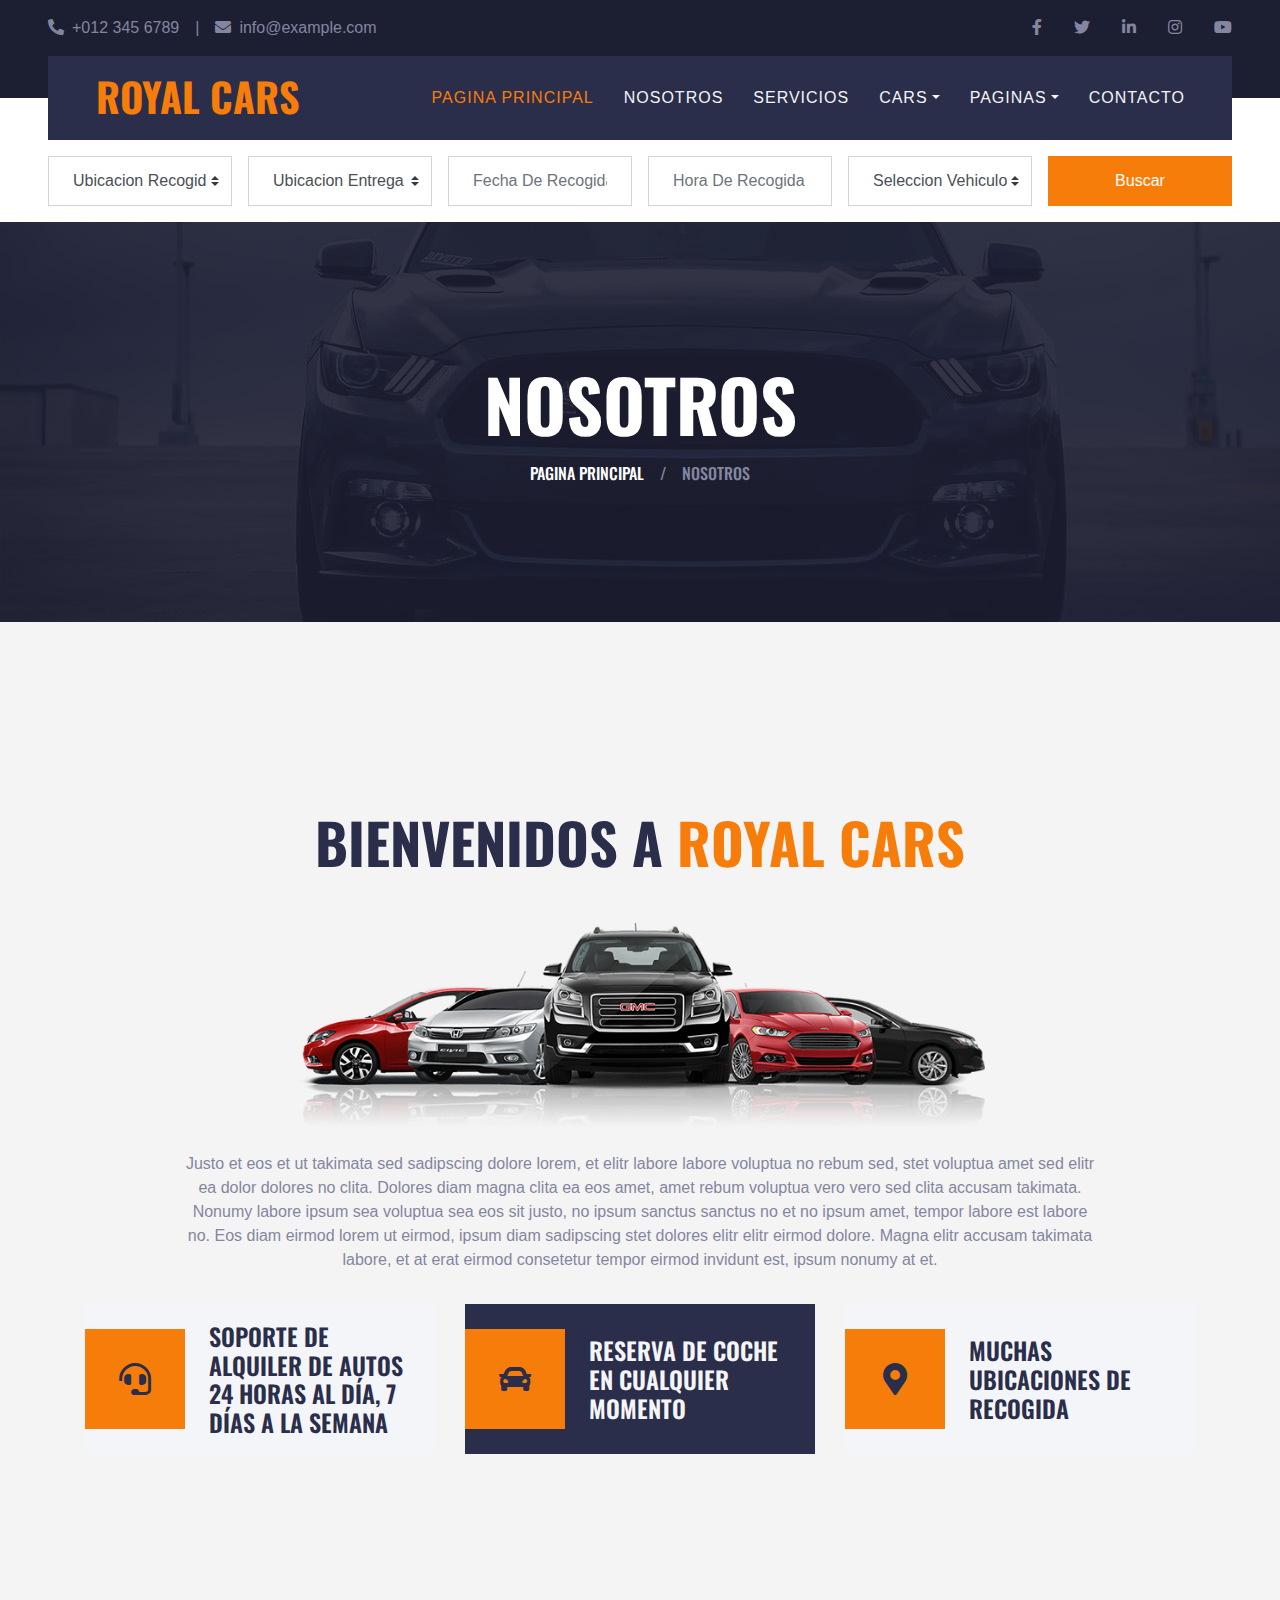
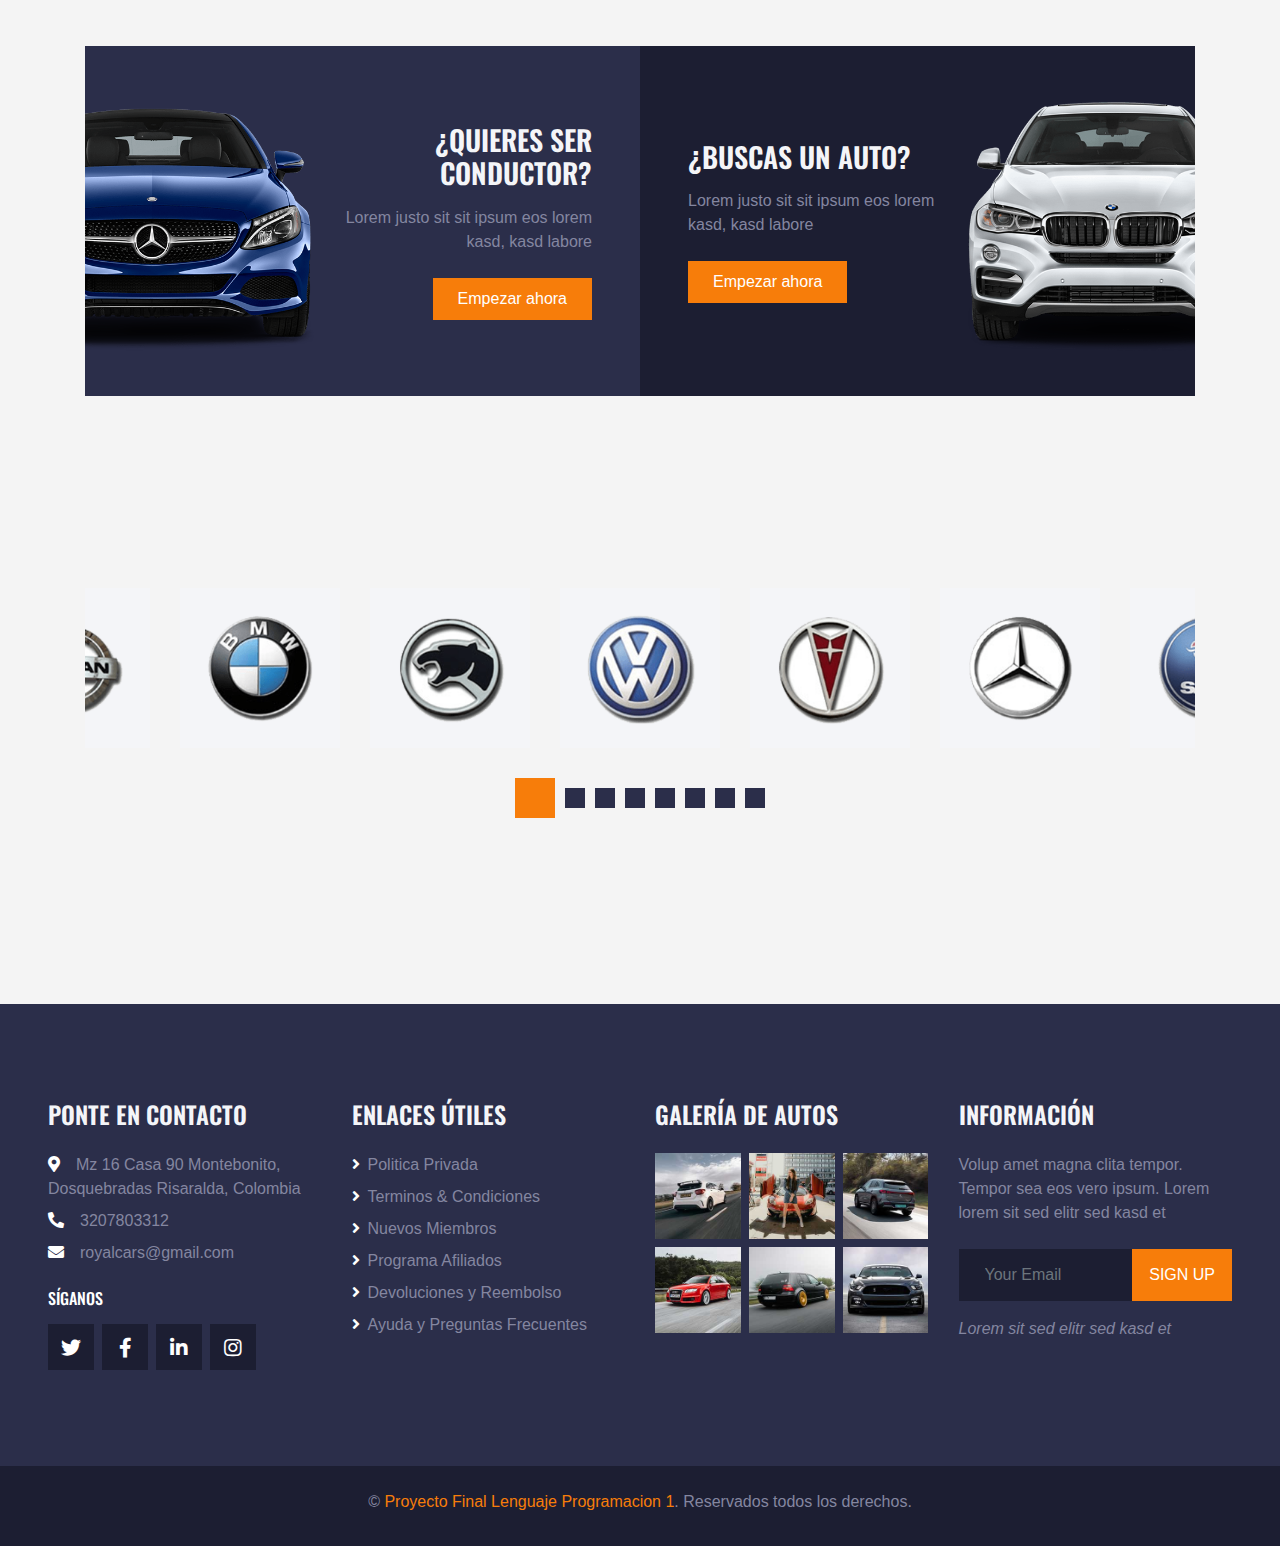
<file: about.html>
<!DOCTYPE html>
<html lang="en">

<head>
    <meta charset="utf-8">
    <title>ROYAL CARS</title>
    <meta content="width=device-width, initial-scale=1.0" name="viewport">
    <meta content="Free HTML Templates" name="keywords">
    <meta content="Free HTML Templates" name="description">

    <!-- Favicon -->
    <link href="img/favicon.ico" rel="icon">

    <!-- Google Web Fonts -->
    <link rel="preconnect" href="https://fonts.gstatic.com">
    <link href="https://fonts.googleapis.com/css2?family=Oswald:wght@400;500;600;700&family=Rubik&display=swap" rel="stylesheet"> 

    <!-- Font Awesome -->
    <link href="https://cdnjs.cloudflare.com/ajax/libs/font-awesome/5.15.0/css/all.min.css" rel="stylesheet">

    <!-- Libraries Stylesheet -->
    <link href="lib/owlcarousel/assets/owl.carousel.min.css" rel="stylesheet">
    <link href="lib/tempusdominus/css/tempusdominus-bootstrap-4.min.css" rel="stylesheet" />

    <!-- Customized Bootstrap Stylesheet -->
    <link href="css/bootstrap.min.css" rel="stylesheet">

    <!-- Template Stylesheet -->
    <link href="css/style.css" rel="stylesheet">
</head>

<body>
    <!-- Topbar Start -->
    <div class="container-fluid bg-dark py-3 px-lg-5 d-none d-lg-block">
        <div class="row">
            <div class="col-md-6 text-center text-lg-left mb-2 mb-lg-0">
                <div class="d-inline-flex align-items-center">
                    <a class="text-body pr-3" href=""><i class="fa fa-phone-alt mr-2"></i>+012 345 6789</a>
                    <span class="text-body">|</span>
                    <a class="text-body px-3" href=""><i class="fa fa-envelope mr-2"></i>info@example.com</a>
                </div>
            </div>
            <div class="col-md-6 text-center text-lg-right">
                <div class="d-inline-flex align-items-center">
                    <a class="text-body px-3" href="">
                        <i class="fab fa-facebook-f"></i>
                    </a>
                    <a class="text-body px-3" href="">
                        <i class="fab fa-twitter"></i>
                    </a>
                    <a class="text-body px-3" href="">
                        <i class="fab fa-linkedin-in"></i>
                    </a>
                    <a class="text-body px-3" href="">
                        <i class="fab fa-instagram"></i>
                    </a>
                    <a class="text-body pl-3" href="">
                        <i class="fab fa-youtube"></i>
                    </a>
                </div>
            </div>
        </div>
    </div>
    <!-- Topbar End -->


    <!-- Navbar Start -->
    <div class="container-fluid position-relative nav-bar p-0">
        <div class="position-relative px-lg-5" style="z-index: 9;">
            <nav class="navbar navbar-expand-lg bg-secondary navbar-dark py-3 py-lg-0 pl-3 pl-lg-5">
                <a href="" class="navbar-brand">
                    <h1 class="text-uppercase text-primary mb-1">Royal Cars</h1>
                </a>
                <button type="button" class="navbar-toggler" data-toggle="collapse" data-target="#navbarCollapse">
                    <span class="navbar-toggler-icon"></span>
                </button>
                <div class="collapse navbar-collapse justify-content-between px-3" id="navbarCollapse">
                    <div class="navbar-nav ml-auto py-0">
                        <a href="index.html" class="nav-item nav-link active">PAGINA PRINCIPAL</a>
                        <a href="about.html" class="nav-item nav-link">Nosotros</a>
                        <a href="service.html" class="nav-item nav-link">Servicios</a>
                        <div class="nav-item dropdown">
                            <a href="#" class="nav-link dropdown-toggle" data-toggle="dropdown">Cars</a>
                            <div class="dropdown-menu rounded-0 m-0">
                                <a href="car.html" class="dropdown-item">Listado de carros</a>
                                <a href="detail.html" class="dropdown-item">Detalles de carros </a>
                                <a href="booking.html" class="dropdown-item">Resarva tu carro</a>
                            </div>
                        </div>
                        <div class="nav-item dropdown">
                            <a href="#" class="nav-link dropdown-toggle" data-toggle="dropdown">PAGINAS</a>
                            <div class="dropdown-menu rounded-0 m-0">
                                <a href="team.html" class="dropdown-item">Equipo</a>
                                <a href="testimonial.html" class="dropdown-item">Tesmimonios</a>
                            </div>
                        </div>
                        <a href="contact.html" class="nav-item nav-link">contacto</a>
                    </div>
                </div>
            </nav>
        </div>
    </div>
    <!-- Navbar End -->


    <!-- Search Start -->
    <div class="container-fluid bg-white pt-3 px-lg-5">
        <div class="row mx-n2">
            <div class="col-xl-2 col-lg-4 col-md-6 px-2">
                <select class="custom-select px-4 mb-3" style="height: 50px;">
                    <option selected>Ubicacion Recogida</option>
                    <option value="1">Pereira</option>
                    <option value="2">Dosquebradas</option>
                    <option value="3">Santa Rosa</option>
                </select>
            </div>
            <div class="col-xl-2 col-lg-4 col-md-6 px-2">
                <select class="custom-select px-4 mb-3" style="height: 50px;">
                    <option selected>Ubicacion Entrega</option>
                    <option value="1">Pereira</option>
                    <option value="2">Dosquebradas</option>
                    <option value="3">Santa Rosa</option>
                </select>
            </div>
            <div class="col-xl-2 col-lg-4 col-md-6 px-2">
                <div class="date mb-3" id="date" data-target-input="nearest">
                    <input type="text" class="form-control p-4 datetimepicker-input" placeholder="Fecha De Recogida"
                        data-target="#date" data-toggle="datetimepicker" />
                </div>
            </div>
            <div class="col-xl-2 col-lg-4 col-md-6 px-2">
                <div class="time mb-3" id="time" data-target-input="nearest">
                    <input type="text" class="form-control p-4 datetimepicker-input" placeholder="Hora De Recogida"
                        data-target="#time" data-toggle="datetimepicker" />
                </div>
            </div>
            <div class="col-xl-2 col-lg-4 col-md-6 px-2">
                <select class="custom-select px-4 mb-3" style="height: 50px;">
                    <option selected>Seleccion Vehiculo</option>
                    <option value="1">Car 1</option>
                    <option value="2">Car 1</option>
                    <option value="3">Car 1</option>
                </select>
            </div>
            <div class="col-xl-2 col-lg-4 col-md-6 px-2">
                <button class="btn btn-primary btn-block mb-3" type="submit" style="height: 50px;">Buscar</button>
            </div>
        </div>
    </div>
    <!-- Search End -->


    <!-- Page Header Start -->
    <div class="container-fluid page-header">
        <h1 class="display-3 text-uppercase text-white mb-3">Nosotros</h1>
        <div class="d-inline-flex text-white">
            <h6 class="text-uppercase m-0"><a class="text-white" href="">Pagina principal</a></h6>
            <h6 class="text-body m-0 px-3">/</h6>
            <h6 class="text-uppercase text-body m-0">Nosotros</h6>
        </div>
    </div>
    <!-- Page Header Start -->


    <!-- About Start -->
    <div class="container-fluid py-5">
        <div class="container pt-5 pb-3">
            <h1 class="display-4 text-uppercase text-center mb-5">Bienvenidos a <span class="text-primary">Royal Cars</span></h1>
            <div class="row justify-content-center">
                <div class="col-lg-10 text-center">
                    <img class="w-75 mb-4" src="img/about.png" alt="">
                    <p>Justo et eos et ut takimata sed sadipscing dolore lorem, et elitr labore labore voluptua no rebum sed, stet voluptua amet sed elitr ea dolor dolores no clita. Dolores diam magna clita ea eos amet, amet rebum voluptua vero vero sed clita accusam takimata. Nonumy labore ipsum sea voluptua sea eos sit justo, no ipsum sanctus sanctus no et no ipsum amet, tempor labore est labore no. Eos diam eirmod lorem ut eirmod, ipsum diam sadipscing stet dolores elitr elitr eirmod dolore. Magna elitr accusam takimata labore, et at erat eirmod consetetur tempor eirmod invidunt est, ipsum nonumy at et.</p>
                </div>
            </div>
            <div class="row mt-3">
                <div class="col-lg-4 mb-2">
                    <div class="d-flex align-items-center bg-light p-4 mb-4" style="height: 150px;">
                        <div class="d-flex align-items-center justify-content-center flex-shrink-0 bg-primary ml-n4 mr-4" style="width: 100px; height: 100px;">
                            <i class="fa fa-2x fa-headset text-secondary"></i>
                        </div>
                        <h4 class="text-uppercase m-0">Soporte de alquiler de autos 24 horas al día, 7 días a la semana</h4>
                    </div>
                </div>
                <div class="col-lg-4 mb-2">
                    <div class="d-flex align-items-center bg-secondary p-4 mb-4" style="height: 150px;">
                        <div class="d-flex align-items-center justify-content-center flex-shrink-0 bg-primary ml-n4 mr-4" style="width: 100px; height: 100px;">
                            <i class="fa fa-2x fa-car text-secondary"></i>
                        </div>
                        <h4 class="text-light text-uppercase m-0">Reserva de coche en cualquier momento</h4>
                    </div>
                </div>
                <div class="col-lg-4 mb-2">
                    <div class="d-flex align-items-center bg-light p-4 mb-4" style="height: 150px;">
                        <div class="d-flex align-items-center justify-content-center flex-shrink-0 bg-primary ml-n4 mr-4" style="width: 100px; height: 100px;">
                            <i class="fa fa-2x fa-map-marker-alt text-secondary"></i>
                        </div>
                        <h4 class="text-uppercase m-0">Muchas ubicaciones de recogida</h4>
                    </div>
                </div>
            </div>
        </div>
    </div>
    <!-- About End -->


    <!-- Banner Start -->
    <div class="container-fluid py-5">
        <div class="container py-5">
            <div class="row mx-0">
                <div class="col-lg-6 px-0">
                    <div class="px-5 bg-secondary d-flex align-items-center justify-content-between" style="height: 350px;">
                        <img class="img-fluid flex-shrink-0 ml-n5 w-50 mr-4" src="img/banner-left.png" alt="">
                        <div class="text-right">
                            <h3 class="text-uppercase text-light mb-3">¿Quieres ser conductor?</h3>
                            <p class="mb-4">Lorem justo sit sit ipsum eos lorem kasd, kasd labore</p>
                            <a class="btn btn-primary py-2 px-4" href="">Empezar ahora</a>
                        </div>
                    </div>
                </div>
                <div class="col-lg-6 px-0">
                    <div class="px-5 bg-dark d-flex align-items-center justify-content-between" style="height: 350px;">
                        <div class="text-left">
                            <h3 class="text-uppercase text-light mb-3">¿Buscas un auto?</h3>
                            <p class="mb-4">Lorem justo sit sit ipsum eos lorem kasd, kasd labore</p>
                            <a class="btn btn-primary py-2 px-4" href="">Empezar ahora</a>
                        </div>
                        <img class="img-fluid flex-shrink-0 mr-n5 w-50 ml-4" src="img/banner-right.png" alt="">
                    </div>
                </div>
            </div>
        </div>
    </div>
    <!-- Banner End -->


    <!-- Vendor Start -->
    <div class="container-fluid py-5">
        <div class="container py-5">
            <div class="owl-carousel vendor-carousel">
                <div class="bg-light p-4">
                    <img src="img/vendor-1.png" alt="">
                </div>
                <div class="bg-light p-4">
                    <img src="img/vendor-2.png" alt="">
                </div>
                <div class="bg-light p-4">
                    <img src="img/vendor-3.png" alt="">
                </div>
                <div class="bg-light p-4">
                    <img src="img/vendor-4.png" alt="">
                </div>
                <div class="bg-light p-4">
                    <img src="img/vendor-5.png" alt="">
                </div>
                <div class="bg-light p-4">
                    <img src="img/vendor-6.png" alt="">
                </div>
                <div class="bg-light p-4">
                    <img src="img/vendor-7.png" alt="">
                </div>
                <div class="bg-light p-4">
                    <img src="img/vendor-8.png" alt="">
                </div>
            </div>
        </div>
    </div>
    <!-- Vendor End -->


    <!-- Footer Start -->
    <div class="container-fluid bg-secondary py-5 px-sm-3 px-md-5" style="margin-top: 90px;">
        <div class="row pt-5">
            <div class="col-lg-3 col-md-6 mb-5">
                <h4 class="text-uppercase text-light mb-4">Ponte en contacto</h4>
                <p class="mb-2"><i class="fa fa-map-marker-alt text-white mr-3"></i>Mz 16 Casa 90 Montebonito, Dosquebradas Risaralda, Colombia</p>
                <p class="mb-2"><i class="fa fa-phone-alt text-white mr-3"></i>3207803312</p>
                <p><i class="fa fa-envelope text-white mr-3"></i>royalcars@gmail.com</p>
                <h6 class="text-uppercase text-white py-2">Síganos</h6>
                <div class="d-flex justify-content-start">
                    <a class="btn btn-lg btn-dark btn-lg-square mr-2" href="#"><i class="fab fa-twitter"></i></a>
                    <a class="btn btn-lg btn-dark btn-lg-square mr-2" href="#"><i class="fab fa-facebook-f"></i></a>
                    <a class="btn btn-lg btn-dark btn-lg-square mr-2" href="#"><i class="fab fa-linkedin-in"></i></a>
                    <a class="btn btn-lg btn-dark btn-lg-square" href="#"><i class="fab fa-instagram"></i></a>
                </div>
            </div>
            <div class="col-lg-3 col-md-6 mb-5">
                <h4 class="text-uppercase text-light mb-4">Enlaces útiles</h4>
                <div class="d-flex flex-column justify-content-start">
                    <a class="text-body mb-2" href="#"><i class="fa fa-angle-right text-white mr-2"></i>Politica Privada</a>
                    <a class="text-body mb-2" href="#"><i class="fa fa-angle-right text-white mr-2"></i>Terminos & Condiciones</a>
                    <a class="text-body mb-2" href="#"><i class="fa fa-angle-right text-white mr-2"></i>Nuevos Miembros</a>
                    <a class="text-body mb-2" href="#"><i class="fa fa-angle-right text-white mr-2"></i>Programa Afiliados</a>
                    <a class="text-body mb-2" href="#"><i class="fa fa-angle-right text-white mr-2"></i>Devoluciones y Reembolso</a>
                    <a class="text-body" href="#"><i class="fa fa-angle-right text-white mr-2"></i>Ayuda y Preguntas Frecuentes</a>
                </div>
            </div>
            <div class="col-lg-3 col-md-6 mb-5">
                <h4 class="text-uppercase text-light mb-4">Galería de autos</h4>
                <div class="row mx-n1">
                    <div class="col-4 px-1 mb-2">
                        <a href=""><img class="w-100" src="img/gallery-1.jpg" alt=""></a>
                    </div>
                    <div class="col-4 px-1 mb-2">
                        <a href=""><img class="w-100" src="img/gallery-2.jpg" alt=""></a>
                    </div>
                    <div class="col-4 px-1 mb-2">
                        <a href=""><img class="w-100" src="img/gallery-3.jpg" alt=""></a>
                    </div>
                    <div class="col-4 px-1 mb-2">
                        <a href=""><img class="w-100" src="img/gallery-4.jpg" alt=""></a>
                    </div>
                    <div class="col-4 px-1 mb-2">
                        <a href=""><img class="w-100" src="img/gallery-5.jpg" alt=""></a>
                    </div>
                    <div class="col-4 px-1 mb-2">
                        <a href=""><img class="w-100" src="img/gallery-6.jpg" alt=""></a>
                    </div>
                </div>
            </div>
            <div class="col-lg-3 col-md-6 mb-5">
                <h4 class="text-uppercase text-light mb-4">Información</h4>
                <p class="mb-4">Volup amet magna clita tempor. Tempor sea eos vero ipsum. Lorem lorem sit sed elitr sed kasd et</p>
                <div class="w-100 mb-3">
                    <div class="input-group">
                        <input type="text" class="form-control bg-dark border-dark" style="padding: 25px;" placeholder="Your Email">
                        <div class="input-group-append">
                            <button class="btn btn-primary text-uppercase px-3">Sign Up</button>
                        </div>
                    </div>
                </div>
                <i>Lorem sit sed elitr sed kasd et</i>
            </div>
        </div>
    </div>
    <div class="container-fluid bg-dark py-4 px-sm-3 px-md-5">
        <p class="mb-2 text-center text-body">&copy; <a href="#">Proyecto Final Lenguaje Programacion 1</a>. Reservados todos los derechos. </p>
        
    </div>
    <!-- Footer End -->


    <!-- Back to Top -->
    <a href="#" class="btn btn-lg btn-primary btn-lg-square back-to-top"><i class="fa fa-angle-double-up"></i></a>


    <!-- JavaScript Libraries -->
    <script src="https://code.jquery.com/jquery-3.4.1.min.js"></script>
    <script src="https://stackpath.bootstrapcdn.com/bootstrap/4.4.1/js/bootstrap.bundle.min.js"></script>
    <script src="lib/easing/easing.min.js"></script>
    <script src="lib/waypoints/waypoints.min.js"></script>
    <script src="lib/owlcarousel/owl.carousel.min.js"></script>
    <script src="lib/tempusdominus/js/moment.min.js"></script>
    <script src="lib/tempusdominus/js/moment-timezone.min.js"></script>
    <script src="lib/tempusdominus/js/tempusdominus-bootstrap-4.min.js"></script>

    <!-- Template Javascript -->
    <script src="js/main.js"></script>
</body>

</html>
</file>
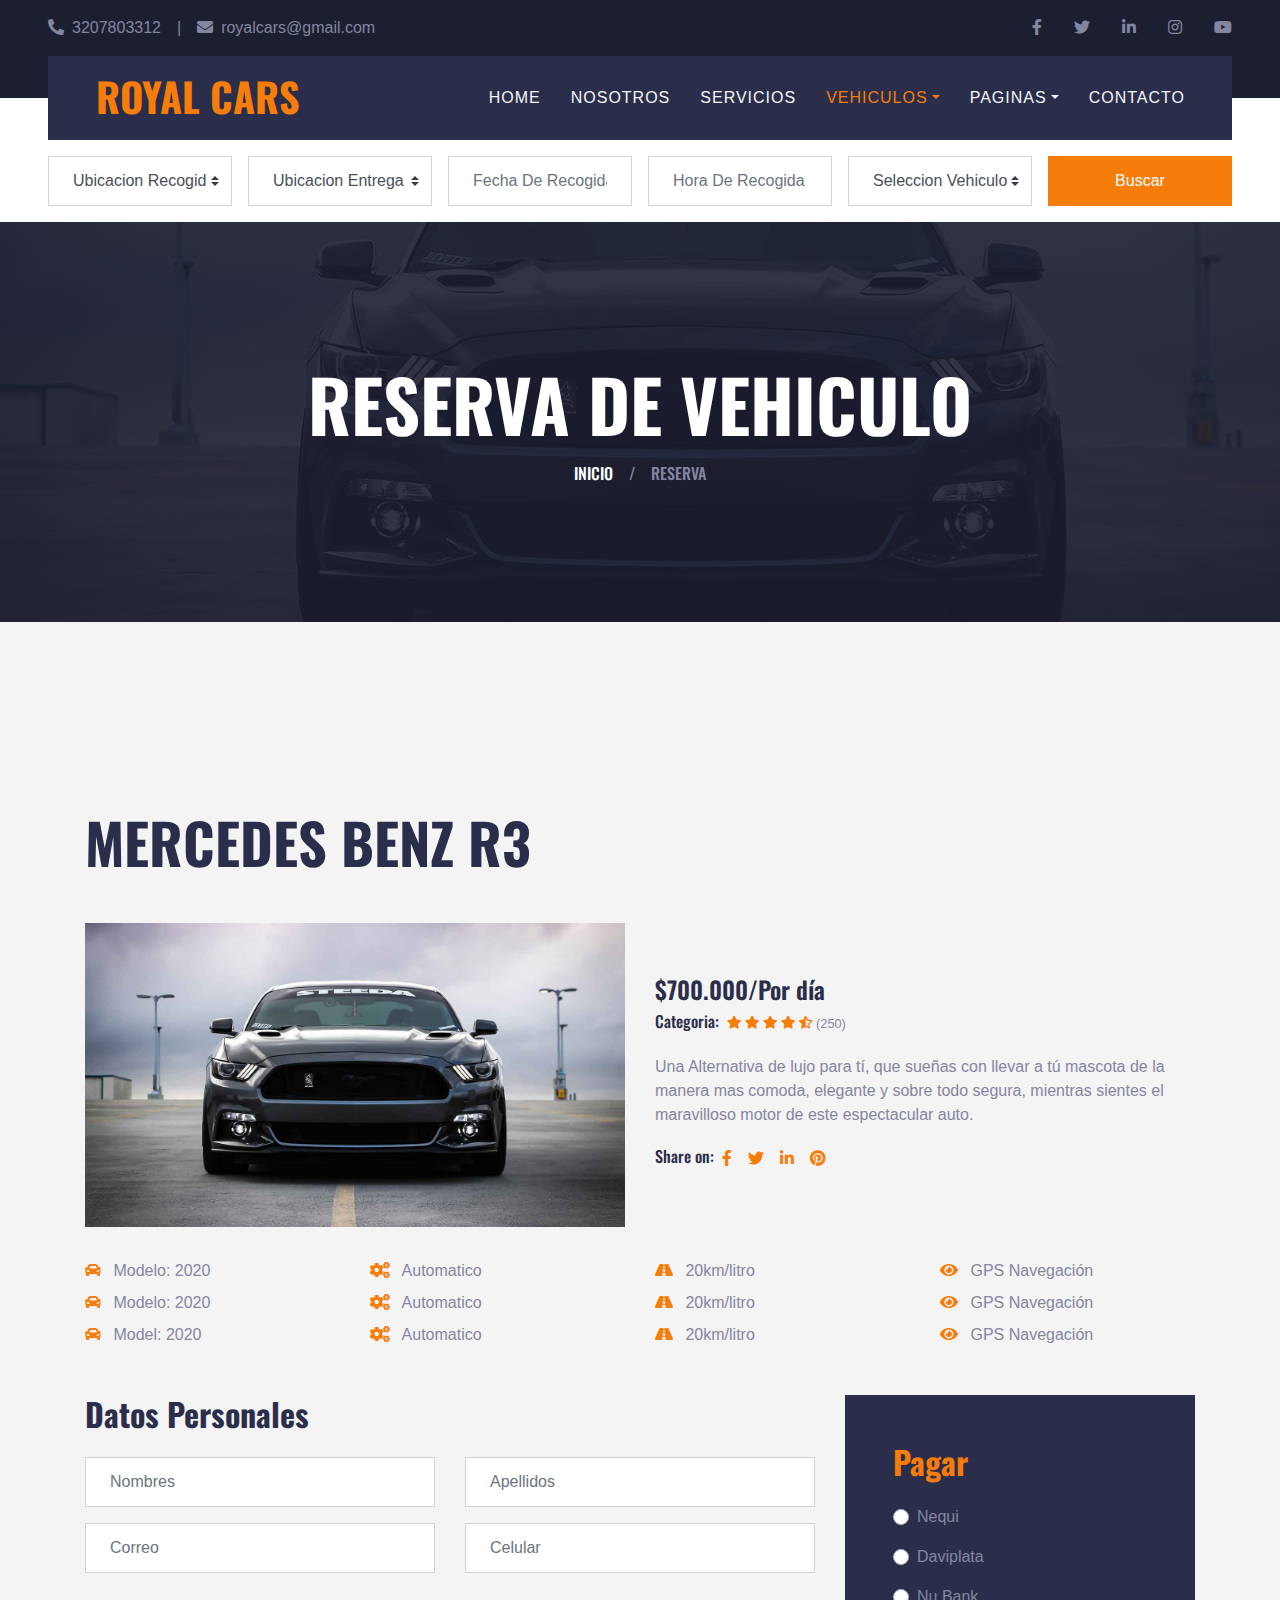
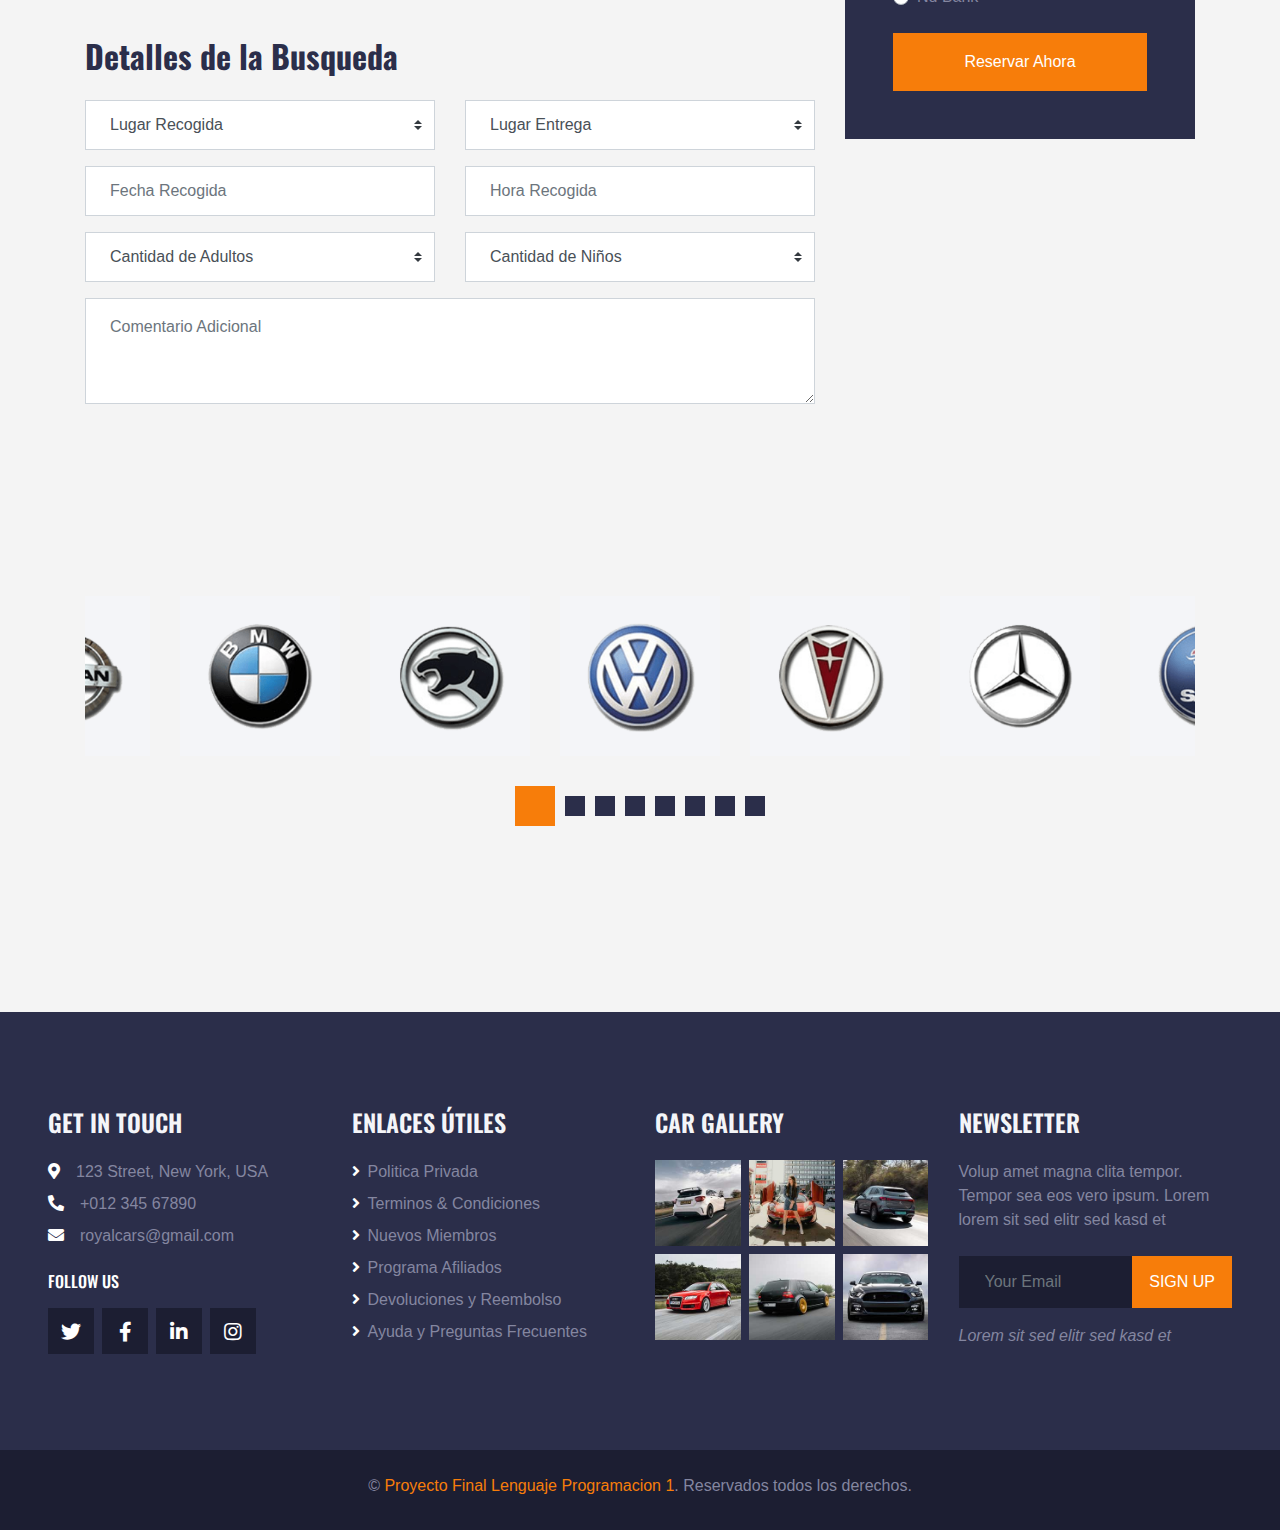
<file: booking.html>
<!DOCTYPE html>
<html lang="en">

<head>
    <meta charset="utf-8">
    <title>ROYAL CARS</title>
    <meta content="width=device-width, initial-scale=1.0" name="viewport">
    <meta content="Free HTML Templates" name="keywords">
    <meta content="Free HTML Templates" name="description">

    <!-- Favicon -->
    <link href="img/favicon.ico" rel="icon">

    <!-- Google Web Fonts -->
    <link rel="preconnect" href="https://fonts.gstatic.com">
    <link href="https://fonts.googleapis.com/css2?family=Oswald:wght@400;500;600;700&family=Rubik&display=swap" rel="stylesheet"> 

    <!-- Font Awesome -->
    <link href="https://cdnjs.cloudflare.com/ajax/libs/font-awesome/5.15.0/css/all.min.css" rel="stylesheet">

    <!-- Libraries Stylesheet -->
    <link href="lib/owlcarousel/assets/owl.carousel.min.css" rel="stylesheet">
    <link href="lib/tempusdominus/css/tempusdominus-bootstrap-4.min.css" rel="stylesheet" />

    <!-- Customized Bootstrap Stylesheet -->
    <link href="css/bootstrap.min.css" rel="stylesheet">

    <!-- Template Stylesheet -->
    <link href="css/style.css" rel="stylesheet">
</head>

<body>
    <!-- Topbar Start -->
    <div class="container-fluid bg-dark py-3 px-lg-5 d-none d-lg-block">
        <div class="row">
            <div class="col-md-6 text-center text-lg-left mb-2 mb-lg-0">
                <div class="d-inline-flex align-items-center">
                    <a class="text-body pr-3" href=""><i class="fa fa-phone-alt mr-2"></i>3207803312</a>
                    <span class="text-body">|</span>
                    <a class="text-body px-3" href=""><i class="fa fa-envelope mr-2"></i>royalcars@gmail.com</a>
                </div>
            </div>
            <div class="col-md-6 text-center text-lg-right">
                <div class="d-inline-flex align-items-center">
                    <a class="text-body px-3" href="">
                        <i class="fab fa-facebook-f"></i>
                    </a>
                    <a class="text-body px-3" href="">
                        <i class="fab fa-twitter"></i>
                    </a>
                    <a class="text-body px-3" href="">
                        <i class="fab fa-linkedin-in"></i>
                    </a>
                    <a class="text-body px-3" href="">
                        <i class="fab fa-instagram"></i>
                    </a>
                    <a class="text-body pl-3" href="">
                        <i class="fab fa-youtube"></i>
                    </a>
                </div>
            </div>
        </div>
    </div>
    <!-- Topbar End -->


    <!-- Navbar Start -->
    <div class="container-fluid position-relative nav-bar p-0">
        <div class="position-relative px-lg-5" style="z-index: 9;">
            <nav class="navbar navbar-expand-lg bg-secondary navbar-dark py-3 py-lg-0 pl-3 pl-lg-5">
                <a href="" class="navbar-brand">
                    <h1 class="text-uppercase text-primary mb-1">Royal Cars</h1>
                </a>
                <button type="button" class="navbar-toggler" data-toggle="collapse" data-target="#navbarCollapse">
                    <span class="navbar-toggler-icon"></span>
                </button>
                <div class="collapse navbar-collapse justify-content-between px-3" id="navbarCollapse">
                    <div class="navbar-nav ml-auto py-0">
                        <a href="index.html" class="nav-item nav-link">Home</a>
                        <a href="about.html" class="nav-item nav-link">NOSOTROS</a>
                        <a href="service.html" class="nav-item nav-link">SERVICIOS</a>
                        <div class="nav-item dropdown">
                            <a href="#" class="nav-link dropdown-toggle active" data-toggle="dropdown">VEHICULOS</a>
                            <div class="dropdown-menu rounded-0 m-0">
                                <a href="car.html" class="dropdown-item">Listado de Vehiculos</a>
                                <a href="detail.html" class="dropdown-item">Detalles de Vehiculos</a>
                                <a href="booking.html" class="dropdown-item">Reserva tu vehiculo|</a>
                            </div>
                        </div>
                        <div class="nav-item dropdown">
                            <a href="#" class="nav-link dropdown-toggle" data-toggle="dropdown">PAGINAS</a>
                            <div class="dropdown-menu rounded-0 m-0">
                                <a href="team.html" class="dropdown-item">Equipo</a>
                                <a href="testimonial.html" class="dropdown-item">Testimonios</a>
                            </div>
                        </div>
                        <a href="contact.html" class="nav-item nav-link">CONTACTO</a>
                    </div>
                </div>
            </nav>
        </div>
    </div>
    <!-- Navbar End -->


    <!-- Search Start -->
    <div class="container-fluid bg-white pt-3 px-lg-5">
        <div class="row mx-n2">
            <div class="col-xl-2 col-lg-4 col-md-6 px-2">
                <select class="custom-select px-4 mb-3" style="height: 50px;">
                    <option selected>Ubicacion Recogida</option>
                    <option value="1">Pereira</option>
                    <option value="2">Dosquebradas</option>
                    <option value="3">Santa Rosa</option>
                </select>
            </div>
            <div class="col-xl-2 col-lg-4 col-md-6 px-2">
                <select class="custom-select px-4 mb-3" style="height: 50px;">
                    <option selected>Ubicacion Entrega</option>
                    <option value="1">Pereira</option>
                    <option value="2">Dosquebradas</option>
                    <option value="3">Santa Rosa</option>
                </select>
            </div>
            <div class="col-xl-2 col-lg-4 col-md-6 px-2">
                <div class="date mb-3" id="date" data-target-input="nearest">
                    <input type="text" class="form-control p-4 datetimepicker-input" placeholder="Fecha De Recogida"
                        data-target="#date" data-toggle="datetimepicker" />
                </div>
            </div>
            <div class="col-xl-2 col-lg-4 col-md-6 px-2">
                <div class="time mb-3" id="time" data-target-input="nearest">
                    <input type="text" class="form-control p-4 datetimepicker-input" placeholder="Hora De Recogida"
                        data-target="#time" data-toggle="datetimepicker" />
                </div>
            </div>
            <div class="col-xl-2 col-lg-4 col-md-6 px-2">
                <select class="custom-select px-4 mb-3" style="height: 50px;">
                    <option selected>Seleccion Vehiculo</option>
                    <option value="1">Car 1</option>
                    <option value="2">Car 1</option>
                    <option value="3">Car 1</option>
                </select>
            </div>
            <div class="col-xl-2 col-lg-4 col-md-6 px-2">
                <button class="btn btn-primary btn-block mb-3" type="submit" style="height: 50px;">Buscar</button>
            </div>
        </div>
    </div>
    <!-- Search End -->


    <!-- Page Header Start -->
    <div class="container-fluid page-header">
        <h1 class="display-3 text-uppercase text-white mb-3">Reserva de Vehiculo</h1>
        <div class="d-inline-flex text-white">
            <h6 class="text-uppercase m-0"><a class="text-white" href="">Inicio</a></h6>
            <h6 class="text-body m-0 px-3">/</h6>
            <h6 class="text-uppercase text-body m-0">Reserva</h6>
        </div>
    </div>
    <!-- Page Header Start -->


    <!-- Detail Start -->
    <div class="container-fluid pt-5">
        <div class="container pt-5 pb-3">
            <h1 class="display-4 text-uppercase mb-5">Mercedes Benz R3</h1>
            <div class="row align-items-center pb-2">
                <div class="col-lg-6 mb-4">
                    <img class="img-fluid" src="img/bg-banner.jpg" alt="">
                </div>
                <div class="col-lg-6 mb-4">
                    <h4 class="mb-2">$700.000/Por día</h4>
                    <div class="d-flex mb-3">
                        <h6 class="mr-2">Categoria:</h6>
                        <div class="d-flex align-items-center justify-content-center mb-1">
                            <small class="fa fa-star text-primary mr-1"></small>
                            <small class="fa fa-star text-primary mr-1"></small>
                            <small class="fa fa-star text-primary mr-1"></small>
                            <small class="fa fa-star text-primary mr-1"></small>
                            <small class="fa fa-star-half-alt text-primary mr-1"></small>
                            <small>(250)</small>
                        </div>
                    </div>
                    <p>Una Alternativa de lujo para tí, que sueñas con llevar a tú mascota de la manera mas comoda, elegante y sobre todo segura, mientras sientes el maravilloso motor de este espectacular auto.</p>
                    <div class="d-flex pt-1">
                        <h6>Share on:</h6>
                        <div class="d-inline-flex">
                            <a class="px-2" href=""><i class="fab fa-facebook-f"></i></a>
                            <a class="px-2" href=""><i class="fab fa-twitter"></i></a>
                            <a class="px-2" href=""><i class="fab fa-linkedin-in"></i></a>
                            <a class="px-2" href=""><i class="fab fa-pinterest"></i></a>
                        </div>
                    </div>
                </div>
            </div>
            <div class="row mt-n3 mt-lg-0 pb-4">
                <div class="col-md-3 col-6 mb-2">
                    <i class="fa fa-car text-primary mr-2"></i>
                    <span>Modelo: 2020</span>
                </div>
                <div class="col-md-3 col-6 mb-2">
                    <i class="fa fa-cogs text-primary mr-2"></i>
                    <span>Automatico</span>
                </div>
                <div class="col-md-3 col-6 mb-2">
                    <i class="fa fa-road text-primary mr-2"></i>
                    <span>20km/litro</span>
                </div>
                <div class="col-md-3 col-6 mb-2">
                    <i class="fa fa-eye text-primary mr-2"></i>
                    <span>GPS Navegación</span>
                </div>
                <div class="col-md-3 col-6 mb-2">
                    <i class="fa fa-car text-primary mr-2"></i>
                    <span>Modelo: 2020</span>
                </div>
                <div class="col-md-3 col-6 mb-2">
                    <i class="fa fa-cogs text-primary mr-2"></i>
                    <span>Automatico</span>
                </div>
                <div class="col-md-3 col-6 mb-2">
                    <i class="fa fa-road text-primary mr-2"></i>
                    <span>20km/litro</span>
                </div>
                <div class="col-md-3 col-6 mb-2">
                    <i class="fa fa-eye text-primary mr-2"></i>
                    <span>GPS Navegación</span>
                </div>
                <div class="col-md-3 col-6 mb-2">
                    <i class="fa fa-car text-primary mr-2"></i>
                    <span>Model: 2020</span>
                </div>
                <div class="col-md-3 col-6 mb-2">
                    <i class="fa fa-cogs text-primary mr-2"></i>
                    <span>Automatico</span>
                </div>
                <div class="col-md-3 col-6 mb-2">
                    <i class="fa fa-road text-primary mr-2"></i>
                    <span>20km/litro</span>
                </div>
                <div class="col-md-3 col-6 mb-2">
                    <i class="fa fa-eye text-primary mr-2"></i>
                    <span>GPS Navegación</span>
                </div>
            </div>
        </div>
    </div>
    <!-- Detail End -->


    <!-- Car Booking Start -->
    <div class="container-fluid pb-5">
        <div class="container">
            <div class="row">
                <div class="col-lg-8">
                    <h2 class="mb-4">Datos Personales</h2>
                    <div class="mb-5">
                        <div class="row">
                            <div class="col-6 form-group">
                                <input type="text" id="nombres" class="form-control p-4" placeholder="Nombres" required="required">
                            </div>
                            <div class="col-6 form-group">
                                <input type="text" id="Apellidos" class="form-control p-4" placeholder="Apellidos" required="required">
                            </div>
                        </div>
                        <div class="row">
                            <div class="col-6 form-group">
                                <input type="email" class="form-control p-4" placeholder="Correo" required="required">
                            </div>
                            <div class="col-6 form-group">
                                <input type="text" class="form-control p-4" placeholder="Celular" required="required">
                            </div>
                        </div>
                    </div>
                    <h2 class="mb-4">Detalles de la Busqueda</h2>
                    <div class="mb-5">
                        <div class="row">
                            <div class="col-6 form-group">
                                <select class="custom-select px-4" style="height: 50px;">
                                    <option selected>Lugar Recogida</option>
                                    <option value="1">Pereira</option>
                                    <option value="2">Manizales</option>
                                    <option value="3">Armenia</option>
                                </select>
                            </div>
                            <div class="col-6 form-group">
                                <select class="custom-select px-4" style="height: 50px;">
                                    <option selected>Lugar Entrega</option>
                                    <option value="1">Bogota</option>
                                    <option value="2">Medellin</option>
                                    <option value="3">Cali</option>
                                </select>
                            </div>
                        </div>
                        <div class="row">
                            <div class="col-6 form-group">
                                <div class="date" id="date2" data-target-input="nearest">
                                    <input type="text" class="form-control p-4 datetimepicker-input" placeholder="Fecha Recogida"
                                        data-target="#date2" data-toggle="datetimepicker" />
                                </div>
                            </div>
                            <div class="col-6 form-group">
                                <div class="time" id="time2" data-target-input="nearest">
                                    <input type="text" class="form-control p-4 datetimepicker-input" placeholder="Hora Recogida"
                                        data-target="#time2" data-toggle="datetimepicker" />
                                </div>
                            </div>
                        </div>
                        <div class="row">
                            <div class="col-6 form-group">
                                <select class="custom-select px-4" style="height: 50px;">
                                    <option selected>Cantidad de Adultos</option>
                                    <option value="1">Adultos 1 - 2</option>
                                    <option value="2">Adultos 3 - 4</option>
                                    <option value="3">Adultos 5 - 6</option>
                                </select>
                            </div>
                            <div class="col-6 form-group">
                                <select class="custom-select px-4" style="height: 50px;">
                                    <option selected>Cantidad de Niños</option>
                                    <option value="1">Niños 1 - 2</option>
                                    <option value="2">Niños 3 - 4</option>
                                    <option value="3">Niños 5 - 6</option>
                                </select>
                            </div>
                        </div>
                        <div class="form-group">
                            <textarea class="form-control py-3 px-4" rows="3" placeholder="Comentario Adicional" required="required"></textarea>
                        </div>
                    </div>
                </div>
                <div class="col-lg-4">
                    <div class="bg-secondary p-5 mb-5">
                        <h2 class="text-primary mb-4">Pagar</h2>
                        <div class="form-group">
                            <div class="custom-control custom-radio">
                                <input type="radio" class="custom-control-input" name="payment" id="Nequi">
                                <label class="custom-control-label" for="paypal">Nequi</label>
                            </div>
                        </div>
                        <div class="form-group">
                            <div class="custom-control custom-radio">
                                <input type="radio" class="custom-control-input" name="payment" id="Daviplata">
                                <label class="custom-control-label" for="directcheck">Daviplata</label>
                            </div>
                        </div>
                        <div class="form-group mb-4">
                            <div class="custom-control custom-radio">
                                <input type="radio" class="custom-control-input" name="payment" id="Nu Bank">
                                <label class="custom-control-label" for="banktransfer">Nu Bank</label>
                            </div>
                        </div>
                        <button class="btn btn-block btn-primary py-3">Reservar Ahora</button>
                    </div>
                </div>
            </div>
        </div>
    </div>
    <!-- Car Booking End -->


    <!-- Vendor Start -->
    <div class="container-fluid py-5">
        <div class="container py-5">
            <div class="owl-carousel vendor-carousel">
                <div class="bg-light p-4">
                    <img src="img/vendor-1.png" alt="">
                </div>
                <div class="bg-light p-4">
                    <img src="img/vendor-2.png" alt="">
                </div>
                <div class="bg-light p-4">
                    <img src="img/vendor-3.png" alt="">
                </div>
                <div class="bg-light p-4">
                    <img src="img/vendor-4.png" alt="">
                </div>
                <div class="bg-light p-4">
                    <img src="img/vendor-5.png" alt="">
                </div>
                <div class="bg-light p-4">
                    <img src="img/vendor-6.png" alt="">
                </div>
                <div class="bg-light p-4">
                    <img src="img/vendor-7.png" alt="">
                </div>
                <div class="bg-light p-4">
                    <img src="img/vendor-8.png" alt="">
                </div>
            </div>
        </div>
    </div>
    <!-- Vendor End -->


    <!-- Footer Start -->
    <div class="container-fluid bg-secondary py-5 px-sm-3 px-md-5" style="margin-top: 90px;">
        <div class="row pt-5">
            <div class="col-lg-3 col-md-6 mb-5">
                <h4 class="text-uppercase text-light mb-4">Get In Touch</h4>
                <p class="mb-2"><i class="fa fa-map-marker-alt text-white mr-3"></i>123 Street, New York, USA</p>
                <p class="mb-2"><i class="fa fa-phone-alt text-white mr-3"></i>+012 345 67890</p>
                <p><i class="fa fa-envelope text-white mr-3"></i>royalcars@gmail.com</p>
                <h6 class="text-uppercase text-white py-2">Follow Us</h6>
                <div class="d-flex justify-content-start">
                    <a class="btn btn-lg btn-dark btn-lg-square mr-2" href="#"><i class="fab fa-twitter"></i></a>
                    <a class="btn btn-lg btn-dark btn-lg-square mr-2" href="#"><i class="fab fa-facebook-f"></i></a>
                    <a class="btn btn-lg btn-dark btn-lg-square mr-2" href="#"><i class="fab fa-linkedin-in"></i></a>
                    <a class="btn btn-lg btn-dark btn-lg-square" href="#"><i class="fab fa-instagram"></i></a>
                </div>
            </div>
            <div class="col-lg-3 col-md-6 mb-5">
                <h4 class="text-uppercase text-light mb-4">Enlaces útiles</h4>
                <div class="d-flex flex-column justify-content-start">
                    <a class="text-body mb-2" href="#"><i class="fa fa-angle-right text-white mr-2"></i>Politica Privada</a>
                    <a class="text-body mb-2" href="#"><i class="fa fa-angle-right text-white mr-2"></i>Terminos & Condiciones</a>
                    <a class="text-body mb-2" href="#"><i class="fa fa-angle-right text-white mr-2"></i>Nuevos Miembros</a>
                    <a class="text-body mb-2" href="#"><i class="fa fa-angle-right text-white mr-2"></i>Programa Afiliados</a>
                    <a class="text-body mb-2" href="#"><i class="fa fa-angle-right text-white mr-2"></i>Devoluciones y Reembolso</a>
                    <a class="text-body" href="#"><i class="fa fa-angle-right text-white mr-2"></i>Ayuda y Preguntas Frecuentes</a>
                </div>
            </div>
            <div class="col-lg-3 col-md-6 mb-5">
                <h4 class="text-uppercase text-light mb-4">Car Gallery</h4>
                <div class="row mx-n1">
                    <div class="col-4 px-1 mb-2">
                        <a href=""><img class="w-100" src="img/gallery-1.jpg" alt=""></a>
                    </div>
                    <div class="col-4 px-1 mb-2">
                        <a href=""><img class="w-100" src="img/gallery-2.jpg" alt=""></a>
                    </div>
                    <div class="col-4 px-1 mb-2">
                        <a href=""><img class="w-100" src="img/gallery-3.jpg" alt=""></a>
                    </div>
                    <div class="col-4 px-1 mb-2">
                        <a href=""><img class="w-100" src="img/gallery-4.jpg" alt=""></a>
                    </div>
                    <div class="col-4 px-1 mb-2">
                        <a href=""><img class="w-100" src="img/gallery-5.jpg" alt=""></a>
                    </div>
                    <div class="col-4 px-1 mb-2">
                        <a href=""><img class="w-100" src="img/gallery-6.jpg" alt=""></a>
                    </div>
                </div>
            </div>
            <div class="col-lg-3 col-md-6 mb-5">
                <h4 class="text-uppercase text-light mb-4">Newsletter</h4>
                <p class="mb-4">Volup amet magna clita tempor. Tempor sea eos vero ipsum. Lorem lorem sit sed elitr sed kasd et</p>
                <div class="w-100 mb-3">
                    <div class="input-group">
                        <input type="text" class="form-control bg-dark border-dark" style="padding: 25px;" placeholder="Your Email">
                        <div class="input-group-append">
                            <button class="btn btn-primary text-uppercase px-3">Sign Up</button>
                        </div>
                    </div>
                </div>
                <i>Lorem sit sed elitr sed kasd et</i>
            </div>
        </div>
    </div>
    <div class="container-fluid bg-dark py-4 px-sm-3 px-md-5">
        <p class="mb-2 text-center text-body">&copy; <a href="#">Proyecto Final Lenguaje Programacion 1</a>. Reservados todos los derechos. </p>
        
    </div>
    <!-- Footer End -->


    <!-- Back to Top -->
    <a href="#" class="btn btn-lg btn-primary btn-lg-square back-to-top"><i class="fa fa-angle-double-up"></i></a>


    <!-- JavaScript Libraries -->
    <script src="https://code.jquery.com/jquery-3.4.1.min.js"></script>
    <script src="https://stackpath.bootstrapcdn.com/bootstrap/4.4.1/js/bootstrap.bundle.min.js"></script>
    <script src="lib/easing/easing.min.js"></script>
    <script src="lib/waypoints/waypoints.min.js"></script>
    <script src="lib/owlcarousel/owl.carousel.min.js"></script>
    <script src="lib/tempusdominus/js/moment.min.js"></script>
    <script src="lib/tempusdominus/js/moment-timezone.min.js"></script>
    <script src="lib/tempusdominus/js/tempusdominus-bootstrap-4.min.js"></script>

    <!-- Template Javascript -->
    <script src="js/main.js"></script>
</body>

</html>
</file>
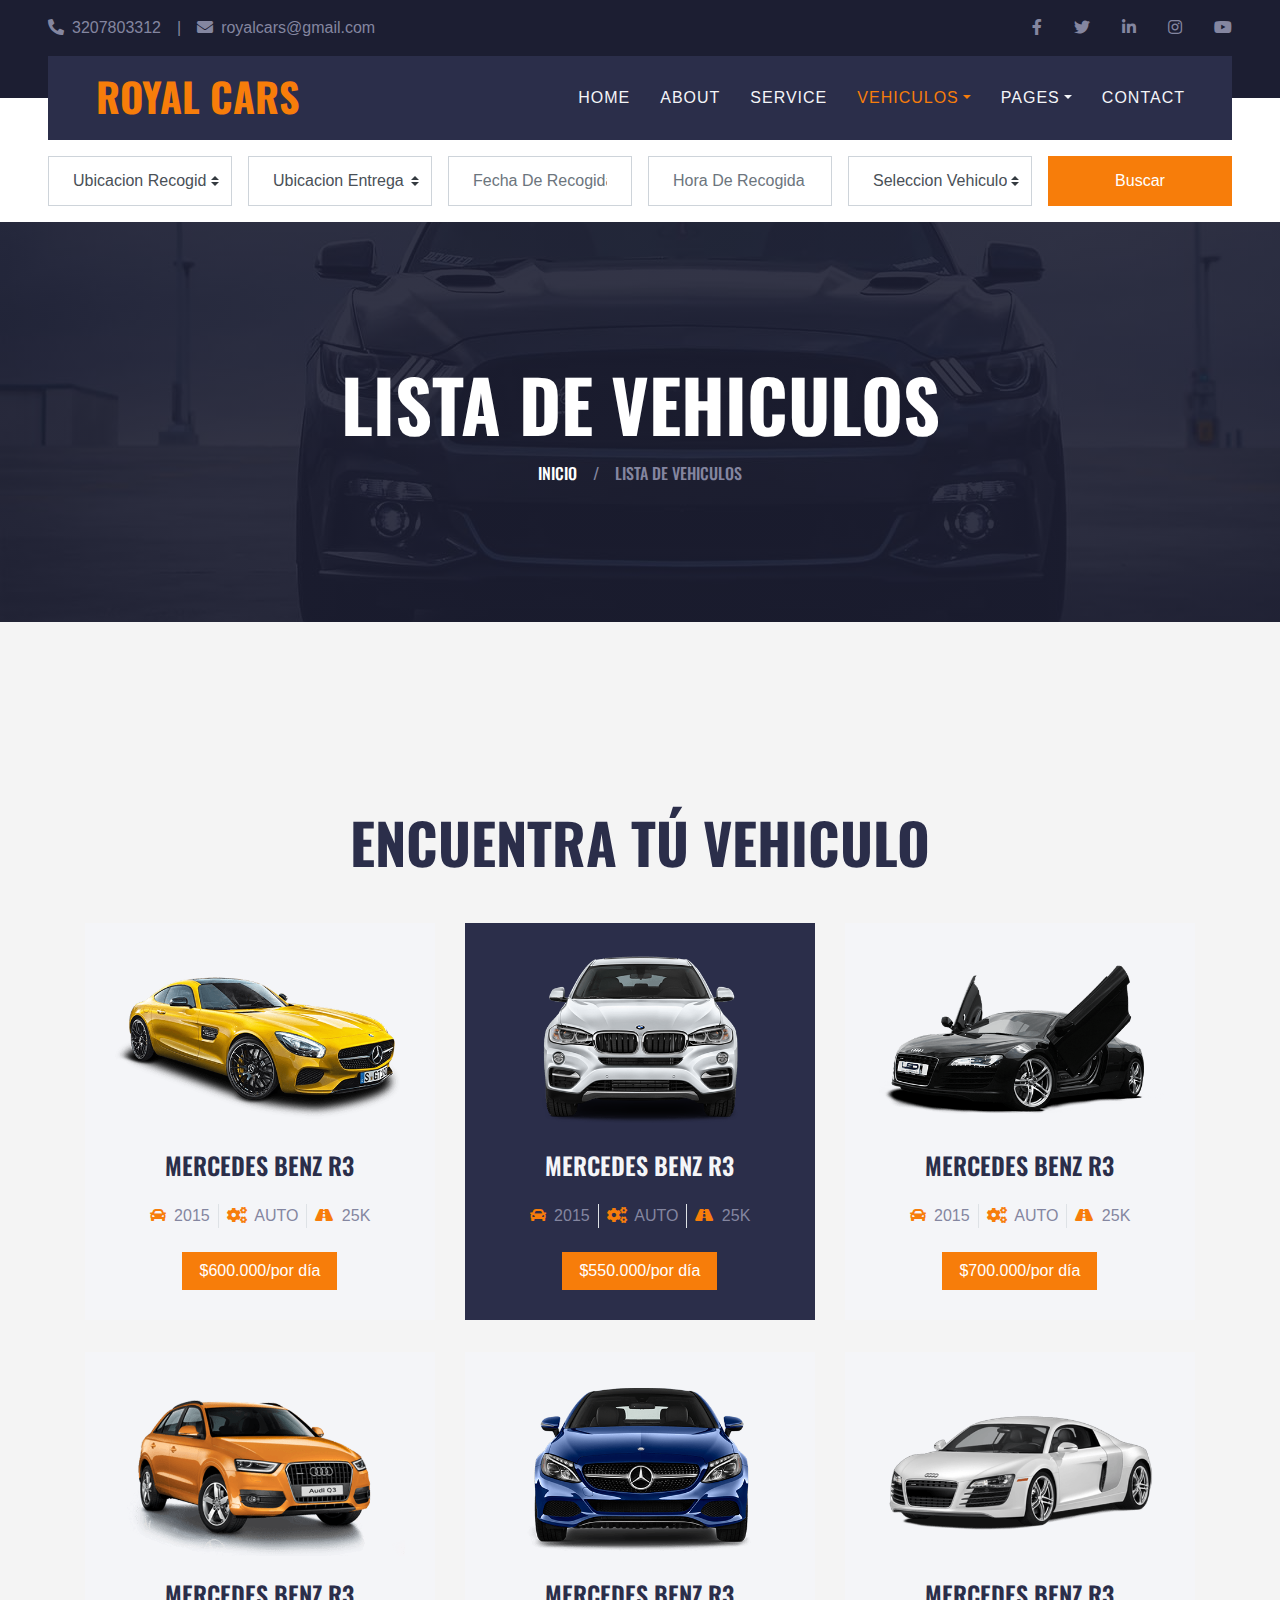
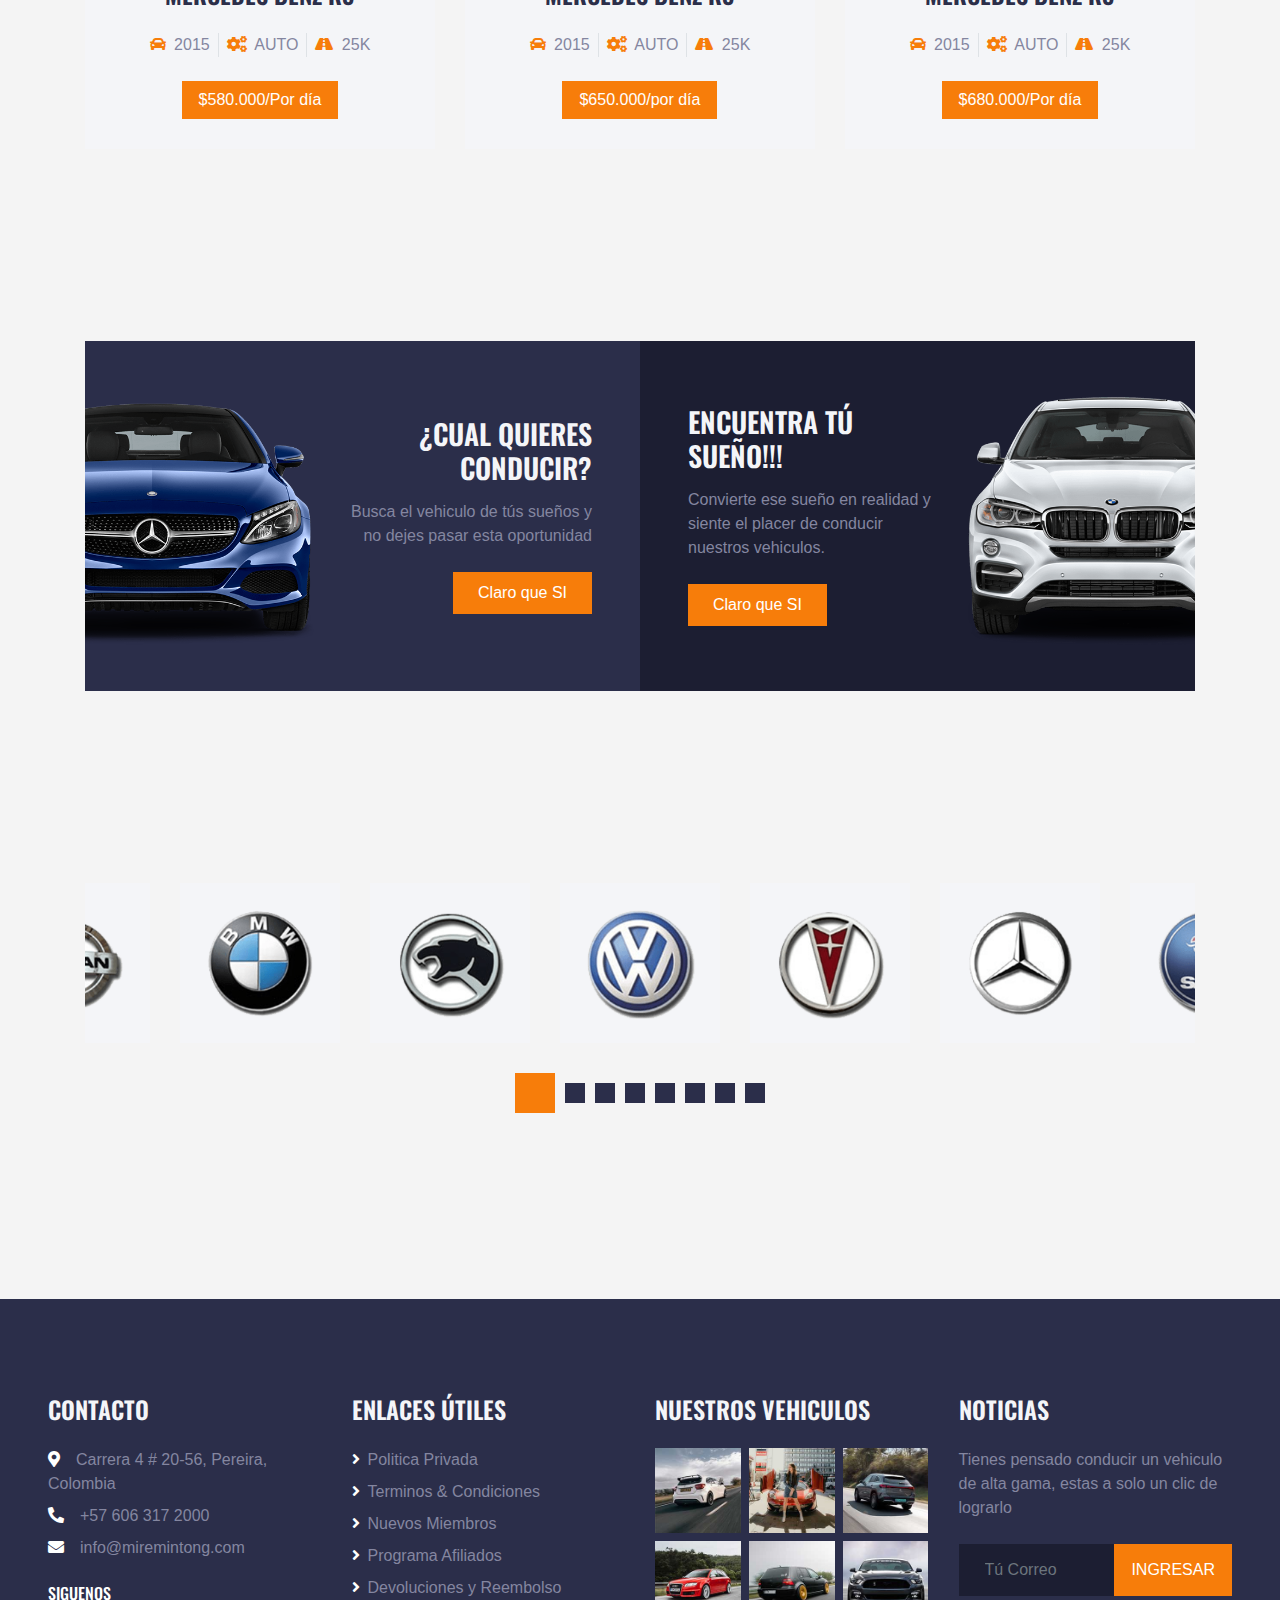
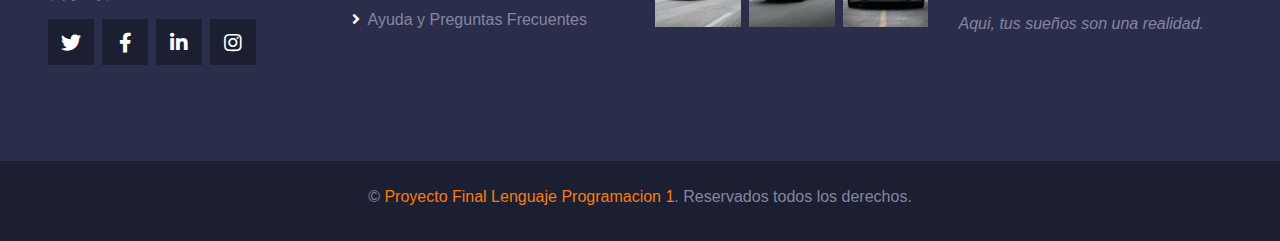
<file: car.html>
<!DOCTYPE html>
<html lang="en">

<head>
    <meta charset="utf-8">
    <title>ROYAL CARS</title>
    <meta content="width=device-width, initial-scale=1.0" name="viewport">
    <meta content="Free HTML Templates" name="keywords">
    <meta content="Free HTML Templates" name="description">

    <!-- Favicon -->
    <link href="img/favicon.ico" rel="icon">

    <!-- Google Web Fonts -->
    <link rel="preconnect" href="https://fonts.gstatic.com">
    <link href="https://fonts.googleapis.com/css2?family=Oswald:wght@400;500;600;700&family=Rubik&display=swap" rel="stylesheet"> 

    <!-- Font Awesome -->
    <link href="https://cdnjs.cloudflare.com/ajax/libs/font-awesome/5.15.0/css/all.min.css" rel="stylesheet">

    <!-- Libraries Stylesheet -->
    <link href="lib/owlcarousel/assets/owl.carousel.min.css" rel="stylesheet">
    <link href="lib/tempusdominus/css/tempusdominus-bootstrap-4.min.css" rel="stylesheet" />

    <!-- Customized Bootstrap Stylesheet -->
    <link href="css/bootstrap.min.css" rel="stylesheet">

    <!-- Template Stylesheet -->
    <link href="css/style.css" rel="stylesheet">
</head>

<body>
    <!-- Topbar Start -->
    <div class="container-fluid bg-dark py-3 px-lg-5 d-none d-lg-block">
        <div class="row">
            <div class="col-md-6 text-center text-lg-left mb-2 mb-lg-0">
                <div class="d-inline-flex align-items-center">
                    <a class="text-body pr-3" href=""><i class="fa fa-phone-alt mr-2"></i>3207803312</a>
                    <span class="text-body">|</span>
                    <a class="text-body px-3" href=""><i class="fa fa-envelope mr-2"></i>royalcars@gmail.com</a>
                </div>
            </div>
            <div class="col-md-6 text-center text-lg-right">
                <div class="d-inline-flex align-items-center">
                    <a class="text-body px-3" href="">
                        <i class="fab fa-facebook-f"></i>
                    </a>
                    <a class="text-body px-3" href="">
                        <i class="fab fa-twitter"></i>
                    </a>
                    <a class="text-body px-3" href="">
                        <i class="fab fa-linkedin-in"></i>
                    </a>
                    <a class="text-body px-3" href="">
                        <i class="fab fa-instagram"></i>
                    </a>
                    <a class="text-body pl-3" href="">
                        <i class="fab fa-youtube"></i>
                    </a>
                </div>
            </div>
        </div>
    </div>
    <!-- Topbar End -->


    <!-- Navbar Start -->
    <div class="container-fluid position-relative nav-bar p-0">
        <div class="position-relative px-lg-5" style="z-index: 9;">
            <nav class="navbar navbar-expand-lg bg-secondary navbar-dark py-3 py-lg-0 pl-3 pl-lg-5">
                <a href="" class="navbar-brand">
                    <h1 class="text-uppercase text-primary mb-1">Royal Cars</h1>
                </a>
                <button type="button" class="navbar-toggler" data-toggle="collapse" data-target="#navbarCollapse">
                    <span class="navbar-toggler-icon"></span>
                </button>
                <div class="collapse navbar-collapse justify-content-between px-3" id="navbarCollapse">
                    <div class="navbar-nav ml-auto py-0">
                        <a href="index.html" class="nav-item nav-link">Home</a>
                        <a href="about.html" class="nav-item nav-link">About</a>
                        <a href="service.html" class="nav-item nav-link">Service</a>
                        <div class="nav-item dropdown">
                            <a href="#" class="nav-link dropdown-toggle active" data-toggle="dropdown">Vehiculos</a>
                            <div class="dropdown-menu rounded-0 m-0">
                                <a href="car.html" class="dropdown-item">Listado de carros</a>
                                <a href="detail.html" class="dropdown-item">Detalles de carros </a>
                                <a href="booking.html" class="dropdown-item">Resarva tu carro</a>
                                <a href="gestionReserva.php" class="dropdown-item">Gestion reserva</a>
                                
                            </div>
                        </div>
                        <div class="nav-item dropdown">
                            <a href="#" class="nav-link dropdown-toggle" data-toggle="dropdown">Pages</a>
                            <div class="dropdown-menu rounded-0 m-0">
                                <a href="team.html" class="dropdown-item">The Team</a>
                                <a href="testimonial.html" class="dropdown-item">Testimonial</a>
                            </div>
                        </div>
                        <a href="contact.html" class="nav-item nav-link">Contact</a>
                    </div>
                </div>
            </nav>
        </div>
    </div>
    <!-- Navbar End -->


    <!-- Search Start -->
    <div class="container-fluid bg-white pt-3 px-lg-5">
        <div class="row mx-n2">
            <div class="col-xl-2 col-lg-4 col-md-6 px-2">
                <select class="custom-select px-4 mb-3" style="height: 50px;">
                    <option selected>Ubicacion Recogida</option>
                    <option value="1">Pereira</option>
                    <option value="2">Dosquebradas</option>
                    <option value="3">Santa Rosa</option>
                </select>
            </div>
            <div class="col-xl-2 col-lg-4 col-md-6 px-2">
                <select class="custom-select px-4 mb-3" style="height: 50px;">
                    <option selected>Ubicacion Entrega</option>
                    <option value="1">Pereira</option>
                    <option value="2">Dosquebradas</option>
                    <option value="3">Santa Rosa</option>
                </select>
            </div>
            <div class="col-xl-2 col-lg-4 col-md-6 px-2">
                <div class="date mb-3" id="date" data-target-input="nearest">
                    <input type="text" class="form-control p-4 datetimepicker-input" placeholder="Fecha De Recogida"
                        data-target="#date" data-toggle="datetimepicker" />
                </div>
            </div>
            <div class="col-xl-2 col-lg-4 col-md-6 px-2">
                <div class="time mb-3" id="time" data-target-input="nearest">
                    <input type="text" class="form-control p-4 datetimepicker-input" placeholder="Hora De Recogida"
                        data-target="#time" data-toggle="datetimepicker" />
                </div>
            </div>
            <div class="col-xl-2 col-lg-4 col-md-6 px-2">
                <select class="custom-select px-4 mb-3" style="height: 50px;">
                    <option selected>Seleccion Vehiculo</option>
                    <option value="1">Car 1</option>
                    <option value="2">Car 1</option>
                    <option value="3">Car 1</option>
                </select>
            </div>
            <div class="col-xl-2 col-lg-4 col-md-6 px-2">
                <button class="btn btn-primary btn-block mb-3" type="submit" style="height: 50px;">Buscar</button>
            </div>
        </div>
    </div>
    <!-- Search End -->


    <!-- Page Header Start -->
    <div class="container-fluid page-header">
        <h1 class="display-3 text-uppercase text-white mb-3">Lista de Vehiculos</h1>
        <div class="d-inline-flex text-white">
            <h6 class="text-uppercase m-0"><a class="text-white" href="">Inicio</a></h6>
            <h6 class="text-body m-0 px-3">/</h6>
            <h6 class="text-uppercase text-body m-0">Lista de vehiculos</h6>
        </div>
    </div>
    <!-- Page Header Start -->


    <!-- Rent A Car Start -->
    <div class="container-fluid py-5">
        <div class="container pt-5 pb-3">
            <h1 class="display-4 text-uppercase text-center mb-5">Encuentra Tú Vehiculo</h1>
            <div class="row">
                <div class="col-lg-4 col-md-6 mb-2">
                    <div class="rent-item mb-4">
                        <img class="img-fluid mb-4" src="img/car-rent-1.png" alt="">
                        <h4 class="text-uppercase mb-4">Mercedes Benz R3</h4>
                        <div class="d-flex justify-content-center mb-4">
                            <div class="px-2">
                                <i class="fa fa-car text-primary mr-1"></i>
                                <span>2015</span>
                            </div>
                            <div class="px-2 border-left border-right">
                                <i class="fa fa-cogs text-primary mr-1"></i>
                                <span>AUTO</span>
                            </div>
                            <div class="px-2">
                                <i class="fa fa-road text-primary mr-1"></i>
                                <span>25K</span>
                            </div>
                        </div>
                        <a class="btn btn-primary px-3" href="">$600.000/por día</a>
                    </div>
                </div>
                <div class="col-lg-4 col-md-6 mb-2">
                    <div class="rent-item active mb-4">
                        <img class="img-fluid mb-4" src="img/car-rent-2.png" alt="">
                        <h4 class="text-uppercase mb-4">Mercedes Benz R3</h4>
                        <div class="d-flex justify-content-center mb-4">
                            <div class="px-2">
                                <i class="fa fa-car text-primary mr-1"></i>
                                <span>2015</span>
                            </div>
                            <div class="px-2 border-left border-right">
                                <i class="fa fa-cogs text-primary mr-1"></i>
                                <span>AUTO</span>
                            </div>
                            <div class="px-2">
                                <i class="fa fa-road text-primary mr-1"></i>
                                <span>25K</span>
                            </div>
                        </div>
                        <a class="btn btn-primary px-3" href="">$550.000/por día</a>
                    </div>
                </div>
                <div class="col-lg-4 col-md-6 mb-2">
                    <div class="rent-item mb-4">
                        <img class="img-fluid mb-4" src="img/car-rent-3.png" alt="">
                        <h4 class="text-uppercase mb-4">Mercedes Benz R3</h4>
                        <div class="d-flex justify-content-center mb-4">
                            <div class="px-2">
                                <i class="fa fa-car text-primary mr-1"></i>
                                <span>2015</span>
                            </div>
                            <div class="px-2 border-left border-right">
                                <i class="fa fa-cogs text-primary mr-1"></i>
                                <span>AUTO</span>
                            </div>
                            <div class="px-2">
                                <i class="fa fa-road text-primary mr-1"></i>
                                <span>25K</span>
                            </div>
                        </div>
                        <a class="btn btn-primary px-3" href="">$700.000/por día</a>
                    </div>
                </div>
                <div class="col-lg-4 col-md-6 mb-2">
                    <div class="rent-item mb-4">
                        <img class="img-fluid mb-4" src="img/car-rent-4.png" alt="">
                        <h4 class="text-uppercase mb-4">Mercedes Benz R3</h4>
                        <div class="d-flex justify-content-center mb-4">
                            <div class="px-2">
                                <i class="fa fa-car text-primary mr-1"></i>
                                <span>2015</span>
                            </div>
                            <div class="px-2 border-left border-right">
                                <i class="fa fa-cogs text-primary mr-1"></i>
                                <span>AUTO</span>
                            </div>
                            <div class="px-2">
                                <i class="fa fa-road text-primary mr-1"></i>
                                <span>25K</span>
                            </div>
                        </div>
                        <a class="btn btn-primary px-3" href="">$580.000/Por día</a>
                    </div>
                </div>
                <div class="col-lg-4 col-md-6 mb-2">
                    <div class="rent-item mb-4">
                        <img class="img-fluid mb-4" src="img/car-rent-5.png" alt="">
                        <h4 class="text-uppercase mb-4">Mercedes Benz R3</h4>
                        <div class="d-flex justify-content-center mb-4">
                            <div class="px-2">
                                <i class="fa fa-car text-primary mr-1"></i>
                                <span>2015</span>
                            </div>
                            <div class="px-2 border-left border-right">
                                <i class="fa fa-cogs text-primary mr-1"></i>
                                <span>AUTO</span>
                            </div>
                            <div class="px-2">
                                <i class="fa fa-road text-primary mr-1"></i>
                                <span>25K</span>
                            </div>
                        </div>
                        <a class="btn btn-primary px-3" href="">$650.000/por día</a>
                    </div>
                </div>
                <div class="col-lg-4 col-md-6 mb-2">
                    <div class="rent-item mb-4">
                        <img class="img-fluid mb-4" src="img/car-rent-6.png" alt="">
                        <h4 class="text-uppercase mb-4">Mercedes Benz R3</h4>
                        <div class="d-flex justify-content-center mb-4">
                            <div class="px-2">
                                <i class="fa fa-car text-primary mr-1"></i>
                                <span>2015</span>
                            </div>
                            <div class="px-2 border-left border-right">
                                <i class="fa fa-cogs text-primary mr-1"></i>
                                <span>AUTO</span>
                            </div>
                            <div class="px-2">
                                <i class="fa fa-road text-primary mr-1"></i>
                                <span>25K</span>
                            </div>
                        </div>
                        <a class="btn btn-primary px-3" href="">$680.000/Por día</a>
                    </div>
                </div>
            </div>
        </div>
    </div>
    <!-- Rent A Car End -->


    <!-- Banner Start -->
    <div class="container-fluid py-5">
        <div class="container py-5">
            <div class="row mx-0">
                <div class="col-lg-6 px-0">
                    <div class="px-5 bg-secondary d-flex align-items-center justify-content-between" style="height: 350px;">
                        <img class="img-fluid flex-shrink-0 ml-n5 w-50 mr-4" src="img/banner-left.png" alt="">
                        <div class="text-right">
                            <h3 class="text-uppercase text-light mb-3">¿Cual Quieres Conducir?</h3>
                            <p class="mb-4">Busca el vehiculo de tús sueños y no dejes pasar esta oportunidad</p>
                            <a class="btn btn-primary py-2 px-4" href="">Claro que SI</a>
                        </div>
                    </div>
                </div>
                <div class="col-lg-6 px-0">
                    <div class="px-5 bg-dark d-flex align-items-center justify-content-between" style="height: 350px;">
                        <div class="text-left">
                            <h3 class="text-uppercase text-light mb-3">Encuentra tú sueño!!!</h3>
                            <p class="mb-4">Convierte ese sueño en realidad y siente el placer de conducir nuestros vehiculos.</p>
                            <a class="btn btn-primary py-2 px-4" href="">Claro que SI</a>
                        </div>
                        <img class="img-fluid flex-shrink-0 mr-n5 w-50 ml-4" src="img/banner-right.png" alt="">
                    </div>
                </div>
            </div>
        </div>
    </div>
    <!-- Banner End -->


    <!-- Vendor Start -->
    <div class="container-fluid py-5">
        <div class="container py-5">
            <div class="owl-carousel vendor-carousel">
                <div class="bg-light p-4">
                    <img src="img/vendor-1.png" alt="">
                </div>
                <div class="bg-light p-4">
                    <img src="img/vendor-2.png" alt="">
                </div>
                <div class="bg-light p-4">
                    <img src="img/vendor-3.png" alt="">
                </div>
                <div class="bg-light p-4">
                    <img src="img/vendor-4.png" alt="">
                </div>
                <div class="bg-light p-4">
                    <img src="img/vendor-5.png" alt="">
                </div>
                <div class="bg-light p-4">
                    <img src="img/vendor-6.png" alt="">
                </div>
                <div class="bg-light p-4">
                    <img src="img/vendor-7.png" alt="">
                </div>
                <div class="bg-light p-4">
                    <img src="img/vendor-8.png" alt="">
                </div>
            </div>
        </div>
    </div>
    <!-- Vendor End -->


    <!-- Footer Start -->
    <div class="container-fluid bg-secondary py-5 px-sm-3 px-md-5" style="margin-top: 90px;">
        <div class="row pt-5">
            <div class="col-lg-3 col-md-6 mb-5">
                <h4 class="text-uppercase text-light mb-4">Contacto</h4>
                <p class="mb-2"><i class="fa fa-map-marker-alt text-white mr-3"></i>Carrera 4 # 20-56, Pereira, Colombia</p>
                <p class="mb-2"><i class="fa fa-phone-alt text-white mr-3"></i>+57 606 317 2000</p>
                <p><i class="fa fa-envelope text-white mr-3"></i>info@miremintong.com</p>
                <h6 class="text-uppercase text-white py-2">Siguenos</h6>
                <div class="d-flex justify-content-start">
                    <a class="btn btn-lg btn-dark btn-lg-square mr-2" href="#"><i class="fab fa-twitter"></i></a>
                    <a class="btn btn-lg btn-dark btn-lg-square mr-2" href="#"><i class="fab fa-facebook-f"></i></a>
                    <a class="btn btn-lg btn-dark btn-lg-square mr-2" href="#"><i class="fab fa-linkedin-in"></i></a>
                    <a class="btn btn-lg btn-dark btn-lg-square" href="#"><i class="fab fa-instagram"></i></a>
                </div>
            </div>
            <div class="col-lg-3 col-md-6 mb-5">
                <h4 class="text-uppercase text-light mb-4">Enlaces útiles</h4>
                <div class="d-flex flex-column justify-content-start">
                    <a class="text-body mb-2" href="#"><i class="fa fa-angle-right text-white mr-2"></i>Politica Privada</a>
                    <a class="text-body mb-2" href="#"><i class="fa fa-angle-right text-white mr-2"></i>Terminos & Condiciones</a>
                    <a class="text-body mb-2" href="#"><i class="fa fa-angle-right text-white mr-2"></i>Nuevos Miembros</a>
                    <a class="text-body mb-2" href="#"><i class="fa fa-angle-right text-white mr-2"></i>Programa Afiliados</a>
                    <a class="text-body mb-2" href="#"><i class="fa fa-angle-right text-white mr-2"></i>Devoluciones y Reembolso</a>
                    <a class="text-body" href="#"><i class="fa fa-angle-right text-white mr-2"></i>Ayuda y Preguntas Frecuentes</a>
                </div>
            </div>
            <div class="col-lg-3 col-md-6 mb-5">
                <h4 class="text-uppercase text-light mb-4">Nuestros Vehiculos</h4>
                <div class="row mx-n1">
                    <div class="col-4 px-1 mb-2">
                        <a href=""><img class="w-100" src="img/gallery-1.jpg" alt=""></a>
                    </div>
                    <div class="col-4 px-1 mb-2">
                        <a href=""><img class="w-100" src="img/gallery-2.jpg" alt=""></a>
                    </div>
                    <div class="col-4 px-1 mb-2">
                        <a href=""><img class="w-100" src="img/gallery-3.jpg" alt=""></a>
                    </div>
                    <div class="col-4 px-1 mb-2">
                        <a href=""><img class="w-100" src="img/gallery-4.jpg" alt=""></a>
                    </div>
                    <div class="col-4 px-1 mb-2">
                        <a href=""><img class="w-100" src="img/gallery-5.jpg" alt=""></a>
                    </div>
                    <div class="col-4 px-1 mb-2">
                        <a href=""><img class="w-100" src="img/gallery-6.jpg" alt=""></a>
                    </div>
                </div>
            </div>
            <div class="col-lg-3 col-md-6 mb-5">
                <h4 class="text-uppercase text-light mb-4">Noticias</h4>
                <p class="mb-4">Tienes pensado conducir un vehiculo de alta gama, estas a solo un clic de lograrlo</p>
                <div class="w-100 mb-3">
                    <div class="input-group">
                        <input type="text" class="form-control bg-dark border-dark" style="padding: 25px;" placeholder="Tú Correo">
                        <div class="input-group-append">
                            <button class="btn btn-primary text-uppercase px-3">Ingresar</button>
                        </div>
                    </div>
                </div>
                <i>Aqui, tus sueños son una realidad.</i>
            </div>
        </div>
    </div>
    <div class="container-fluid bg-dark py-4 px-sm-3 px-md-5">
        <p class="mb-2 text-center text-body">&copy; <a href="#">Proyecto Final Lenguaje Programacion 1</a>. Reservados todos los derechos. </p>
        
    </div>
    <!-- Footer End -->


    <!-- Back to Top -->
    <a href="#" class="btn btn-lg btn-primary btn-lg-square back-to-top"><i class="fa fa-angle-double-up"></i></a>


    <!-- JavaScript Libraries -->
    <script src="https://code.jquery.com/jquery-3.4.1.min.js"></script>
    <script src="https://stackpath.bootstrapcdn.com/bootstrap/4.4.1/js/bootstrap.bundle.min.js"></script>
    <script src="lib/easing/easing.min.js"></script>
    <script src="lib/waypoints/waypoints.min.js"></script>
    <script src="lib/owlcarousel/owl.carousel.min.js"></script>
    <script src="lib/tempusdominus/js/moment.min.js"></script>
    <script src="lib/tempusdominus/js/moment-timezone.min.js"></script>
    <script src="lib/tempusdominus/js/tempusdominus-bootstrap-4.min.js"></script>

    <!-- Template Javascript -->
    <script src="js/main.js"></script>
</body>

</html>
</file>
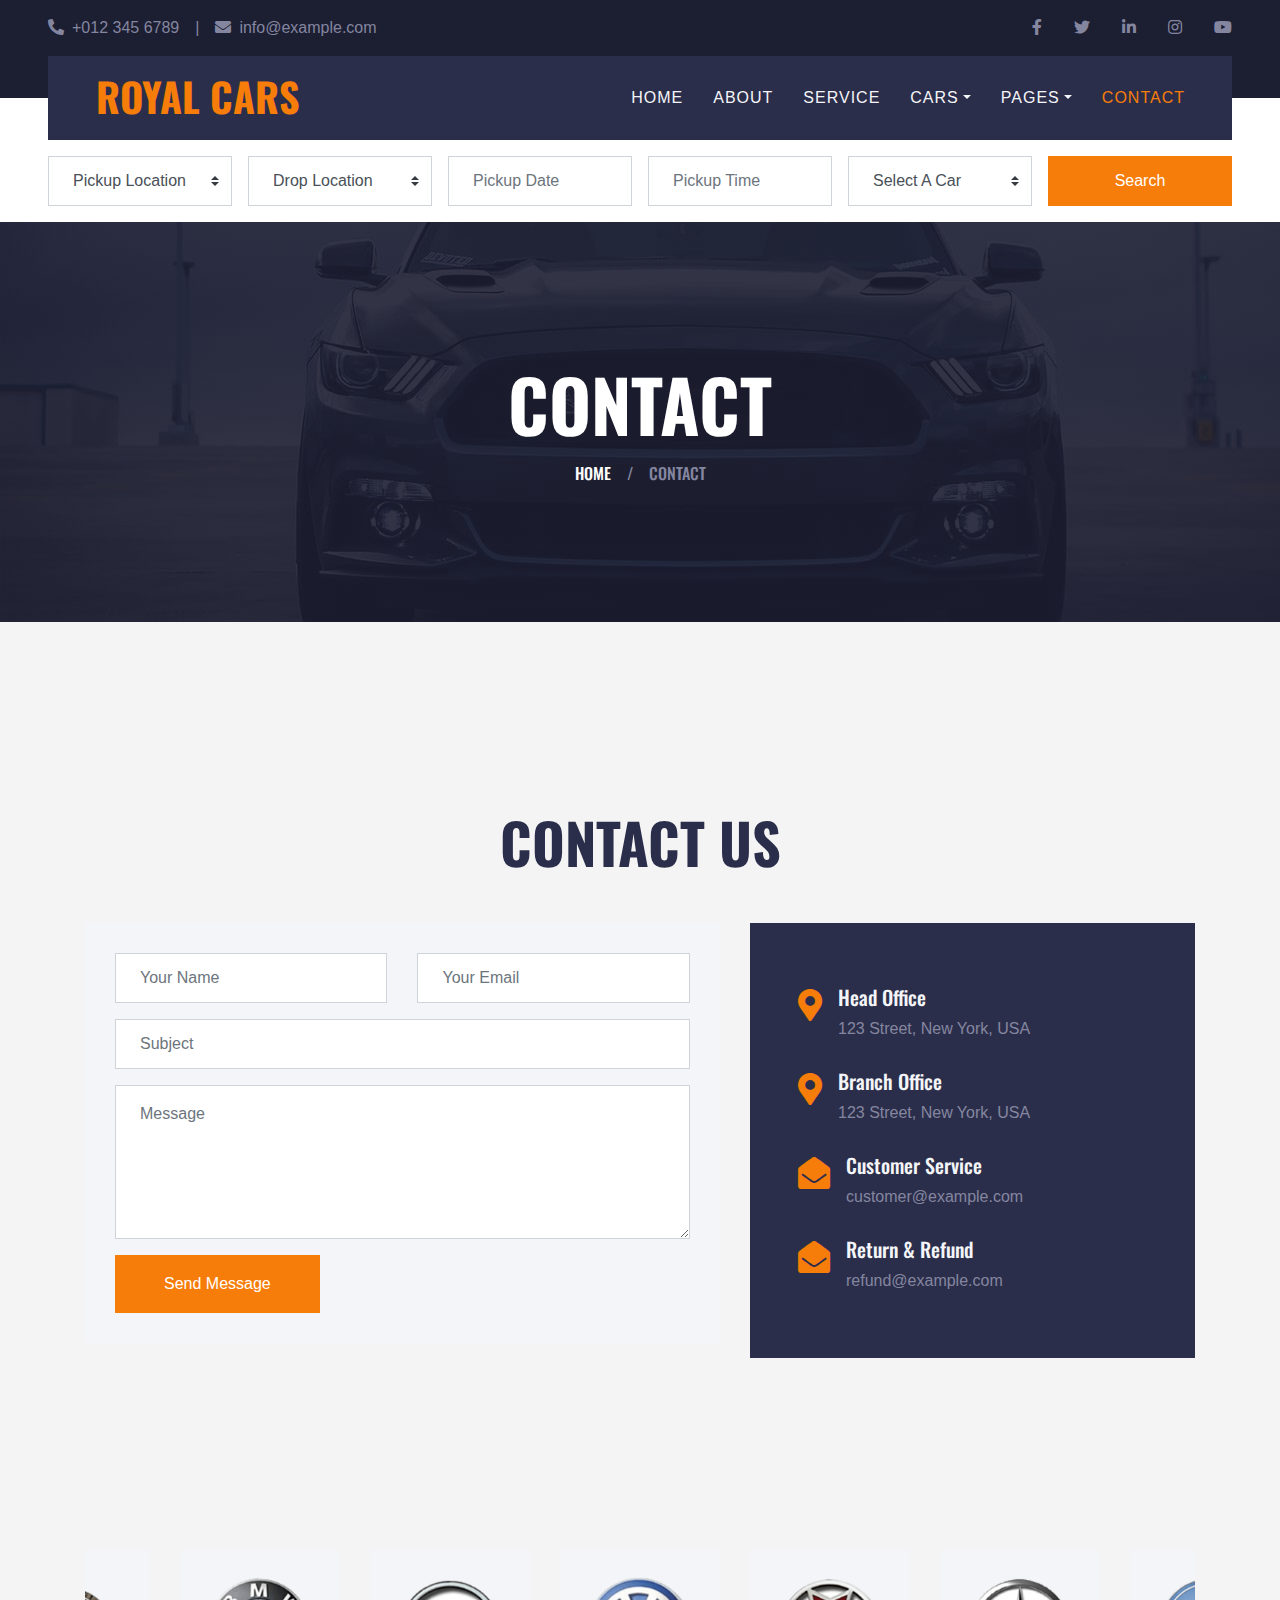
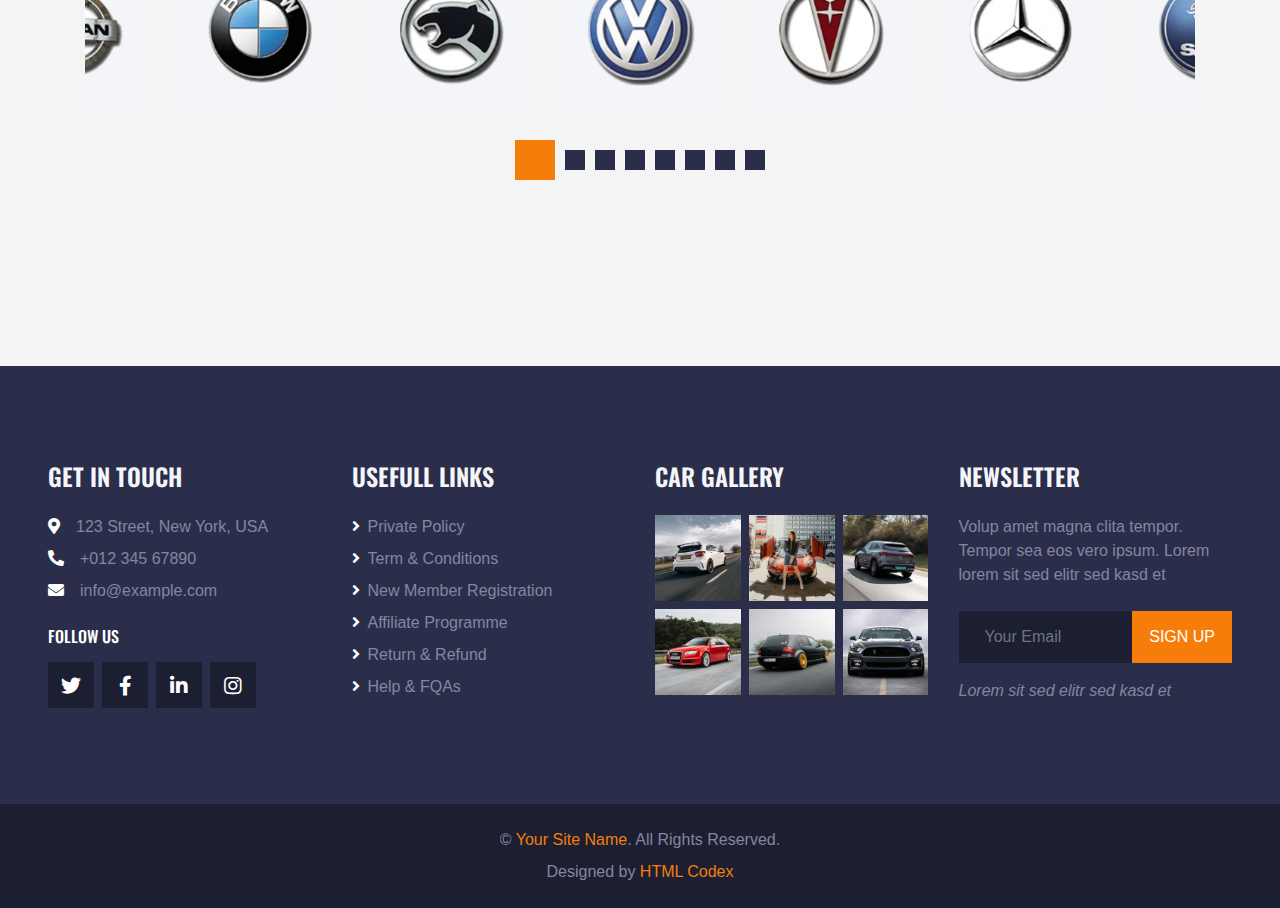
<file: contact.html>
<!DOCTYPE html>
<html lang="en">

<head>
    <meta charset="utf-8">
    <title>ROYAL CARS - Car Rental HTML Template</title>
    <meta content="width=device-width, initial-scale=1.0" name="viewport">
    <meta content="Free HTML Templates" name="keywords">
    <meta content="Free HTML Templates" name="description">

    <!-- Favicon -->
    <link href="img/favicon.ico" rel="icon">

    <!-- Google Web Fonts -->
    <link rel="preconnect" href="https://fonts.gstatic.com">
    <link href="https://fonts.googleapis.com/css2?family=Oswald:wght@400;500;600;700&family=Rubik&display=swap" rel="stylesheet"> 

    <!-- Font Awesome -->
    <link href="https://cdnjs.cloudflare.com/ajax/libs/font-awesome/5.15.0/css/all.min.css" rel="stylesheet">

    <!-- Libraries Stylesheet -->
    <link href="lib/owlcarousel/assets/owl.carousel.min.css" rel="stylesheet">
    <link href="lib/tempusdominus/css/tempusdominus-bootstrap-4.min.css" rel="stylesheet" />

    <!-- Customized Bootstrap Stylesheet -->
    <link href="css/bootstrap.min.css" rel="stylesheet">

    <!-- Template Stylesheet -->
    <link href="css/style.css" rel="stylesheet">
</head>

<body>
    <!-- Topbar Start -->
    <div class="container-fluid bg-dark py-3 px-lg-5 d-none d-lg-block">
        <div class="row">
            <div class="col-md-6 text-center text-lg-left mb-2 mb-lg-0">
                <div class="d-inline-flex align-items-center">
                    <a class="text-body pr-3" href=""><i class="fa fa-phone-alt mr-2"></i>+012 345 6789</a>
                    <span class="text-body">|</span>
                    <a class="text-body px-3" href=""><i class="fa fa-envelope mr-2"></i>info@example.com</a>
                </div>
            </div>
            <div class="col-md-6 text-center text-lg-right">
                <div class="d-inline-flex align-items-center">
                    <a class="text-body px-3" href="">
                        <i class="fab fa-facebook-f"></i>
                    </a>
                    <a class="text-body px-3" href="">
                        <i class="fab fa-twitter"></i>
                    </a>
                    <a class="text-body px-3" href="">
                        <i class="fab fa-linkedin-in"></i>
                    </a>
                    <a class="text-body px-3" href="">
                        <i class="fab fa-instagram"></i>
                    </a>
                    <a class="text-body pl-3" href="">
                        <i class="fab fa-youtube"></i>
                    </a>
                </div>
            </div>
        </div>
    </div>
    <!-- Topbar End -->


    <!-- Navbar Start -->
    <div class="container-fluid position-relative nav-bar p-0">
        <div class="position-relative px-lg-5" style="z-index: 9;">
            <nav class="navbar navbar-expand-lg bg-secondary navbar-dark py-3 py-lg-0 pl-3 pl-lg-5">
                <a href="" class="navbar-brand">
                    <h1 class="text-uppercase text-primary mb-1">Royal Cars</h1>
                </a>
                <button type="button" class="navbar-toggler" data-toggle="collapse" data-target="#navbarCollapse">
                    <span class="navbar-toggler-icon"></span>
                </button>
                <div class="collapse navbar-collapse justify-content-between px-3" id="navbarCollapse">
                    <div class="navbar-nav ml-auto py-0">
                        <a href="index.html" class="nav-item nav-link">Home</a>
                        <a href="about.html" class="nav-item nav-link">About</a>
                        <a href="service.html" class="nav-item nav-link">Service</a>
                        <div class="nav-item dropdown">
                            <a href="#" class="nav-link dropdown-toggle" data-toggle="dropdown">Cars</a>
                            <div class="dropdown-menu rounded-0 m-0">
                                <a href="car.html" class="dropdown-item">Car Listing</a>
                                <a href="detail.html" class="dropdown-item">Car Detail</a>
                                <a href="booking.html" class="dropdown-item">Car Booking</a>
                                <a href="gestionReserva.php" class="dropdown-item">Gestion reserva</a>
                            </div>
                        </div>
                        <div class="nav-item dropdown">
                            <a href="#" class="nav-link dropdown-toggle" data-toggle="dropdown">Pages</a>
                            <div class="dropdown-menu rounded-0 m-0">
                                <a href="team.html" class="dropdown-item">The Team</a>
                                <a href="testimonial.html" class="dropdown-item">Testimonial</a>
                            </div>
                        </div>
                        <a href="contact.html" class="nav-item nav-link active">Contact</a>
                    </div>
                </div>
            </nav>
        </div>
    </div>
    <!-- Navbar End -->


    <!-- Search Start -->
    <div class="container-fluid bg-white pt-3 px-lg-5">
        <div class="row mx-n2">
            <div class="col-xl-2 col-lg-4 col-md-6 px-2">
                <select class="custom-select px-4 mb-3" style="height: 50px;">
                    <option selected>Pickup Location</option>
                    <option value="1">Location 1</option>
                    <option value="2">Location 2</option>
                    <option value="3">Location 3</option>
                </select>
            </div>
            <div class="col-xl-2 col-lg-4 col-md-6 px-2">
                <select class="custom-select px-4 mb-3" style="height: 50px;">
                    <option selected>Drop Location</option>
                    <option value="1">Location 1</option>
                    <option value="2">Location 2</option>
                    <option value="3">Location 3</option>
                </select>
            </div>
            <div class="col-xl-2 col-lg-4 col-md-6 px-2">
                <div class="date mb-3" id="date" data-target-input="nearest">
                    <input type="text" class="form-control p-4 datetimepicker-input" placeholder="Pickup Date"
                        data-target="#date" data-toggle="datetimepicker" />
                </div>
            </div>
            <div class="col-xl-2 col-lg-4 col-md-6 px-2">
                <div class="time mb-3" id="time" data-target-input="nearest">
                    <input type="text" class="form-control p-4 datetimepicker-input" placeholder="Pickup Time"
                        data-target="#time" data-toggle="datetimepicker" />
                </div>
            </div>
            <div class="col-xl-2 col-lg-4 col-md-6 px-2">
                <select class="custom-select px-4 mb-3" style="height: 50px;">
                    <option selected>Select A Car</option>
                    <option value="1">Car 1</option>
                    <option value="2">Car 1</option>
                    <option value="3">Car 1</option>
                </select>
            </div>
            <div class="col-xl-2 col-lg-4 col-md-6 px-2">
                <button class="btn btn-primary btn-block mb-3" type="submit" style="height: 50px;">Search</button>
            </div>
        </div>
    </div>
    <!-- Search End -->


    <!-- Page Header Start -->
    <div class="container-fluid page-header">
        <h1 class="display-3 text-uppercase text-white mb-3">Contact</h1>
        <div class="d-inline-flex text-white">
            <h6 class="text-uppercase m-0"><a class="text-white" href="">Home</a></h6>
            <h6 class="text-body m-0 px-3">/</h6>
            <h6 class="text-uppercase text-body m-0">Contact</h6>
        </div>
    </div>
    <!-- Page Header Start -->


    <!-- Contact Start -->
    <div class="container-fluid py-5">
        <div class="container pt-5 pb-3">
            <h1 class="display-4 text-uppercase text-center mb-5">Contact Us</h1>
            <div class="row">
                <div class="col-lg-7 mb-2">
                    <div class="contact-form bg-light mb-4" style="padding: 30px;">
                        <form>
                            <div class="row">
                                <div class="col-6 form-group">
                                    <input type="text" class="form-control p-4" placeholder="Your Name" required="required">
                                </div>
                                <div class="col-6 form-group">
                                    <input type="email" class="form-control p-4" placeholder="Your Email" required="required">
                                </div>
                            </div>
                            <div class="form-group">
                                <input type="text" class="form-control p-4" placeholder="Subject" required="required">
                            </div>
                            <div class="form-group">
                                <textarea class="form-control py-3 px-4" rows="5" placeholder="Message" required="required"></textarea>
                            </div>
                            <div>
                                <button class="btn btn-primary py-3 px-5" type="submit">Send Message</button>
                            </div>
                        </form>
                    </div>
                </div>
                <div class="col-lg-5 mb-2">
                    <div class="bg-secondary d-flex flex-column justify-content-center px-5 mb-4" style="height: 435px;">
                        <div class="d-flex mb-3">
                            <i class="fa fa-2x fa-map-marker-alt text-primary flex-shrink-0 mr-3"></i>
                            <div class="mt-n1">
                                <h5 class="text-light">Head Office</h5>
                                <p>123 Street, New York, USA</p>
                            </div>
                        </div>
                        <div class="d-flex mb-3">
                            <i class="fa fa-2x fa-map-marker-alt text-primary flex-shrink-0 mr-3"></i>
                            <div class="mt-n1">
                                <h5 class="text-light">Branch Office</h5>
                                <p>123 Street, New York, USA</p>
                            </div>
                        </div>
                        <div class="d-flex mb-3">
                            <i class="fa fa-2x fa-envelope-open text-primary flex-shrink-0 mr-3"></i>
                            <div class="mt-n1">
                                <h5 class="text-light">Customer Service</h5>
                                <p>customer@example.com</p>
                            </div>
                        </div>
                        <div class="d-flex">
                            <i class="fa fa-2x fa-envelope-open text-primary flex-shrink-0 mr-3"></i>
                            <div class="mt-n1">
                                <h5 class="text-light">Return & Refund</h5>
                                <p class="m-0">refund@example.com</p>
                            </div>
                        </div>
                    </div>
                </div>
            </div>
        </div>
    </div>
    <!-- Contact End -->


    <!-- Vendor Start -->
    <div class="container-fluid py-5">
        <div class="container py-5">
            <div class="owl-carousel vendor-carousel">
                <div class="bg-light p-4">
                    <img src="img/vendor-1.png" alt="">
                </div>
                <div class="bg-light p-4">
                    <img src="img/vendor-2.png" alt="">
                </div>
                <div class="bg-light p-4">
                    <img src="img/vendor-3.png" alt="">
                </div>
                <div class="bg-light p-4">
                    <img src="img/vendor-4.png" alt="">
                </div>
                <div class="bg-light p-4">
                    <img src="img/vendor-5.png" alt="">
                </div>
                <div class="bg-light p-4">
                    <img src="img/vendor-6.png" alt="">
                </div>
                <div class="bg-light p-4">
                    <img src="img/vendor-7.png" alt="">
                </div>
                <div class="bg-light p-4">
                    <img src="img/vendor-8.png" alt="">
                </div>
            </div>
        </div>
    </div>
    <!-- Vendor End -->


    <!-- Footer Start -->
    <div class="container-fluid bg-secondary py-5 px-sm-3 px-md-5" style="margin-top: 90px;">
        <div class="row pt-5">
            <div class="col-lg-3 col-md-6 mb-5">
                <h4 class="text-uppercase text-light mb-4">Get In Touch</h4>
                <p class="mb-2"><i class="fa fa-map-marker-alt text-white mr-3"></i>123 Street, New York, USA</p>
                <p class="mb-2"><i class="fa fa-phone-alt text-white mr-3"></i>+012 345 67890</p>
                <p><i class="fa fa-envelope text-white mr-3"></i>info@example.com</p>
                <h6 class="text-uppercase text-white py-2">Follow Us</h6>
                <div class="d-flex justify-content-start">
                    <a class="btn btn-lg btn-dark btn-lg-square mr-2" href="#"><i class="fab fa-twitter"></i></a>
                    <a class="btn btn-lg btn-dark btn-lg-square mr-2" href="#"><i class="fab fa-facebook-f"></i></a>
                    <a class="btn btn-lg btn-dark btn-lg-square mr-2" href="#"><i class="fab fa-linkedin-in"></i></a>
                    <a class="btn btn-lg btn-dark btn-lg-square" href="#"><i class="fab fa-instagram"></i></a>
                </div>
            </div>
            <div class="col-lg-3 col-md-6 mb-5">
                <h4 class="text-uppercase text-light mb-4">Usefull Links</h4>
                <div class="d-flex flex-column justify-content-start">
                    <a class="text-body mb-2" href="#"><i class="fa fa-angle-right text-white mr-2"></i>Private Policy</a>
                    <a class="text-body mb-2" href="#"><i class="fa fa-angle-right text-white mr-2"></i>Term & Conditions</a>
                    <a class="text-body mb-2" href="#"><i class="fa fa-angle-right text-white mr-2"></i>New Member Registration</a>
                    <a class="text-body mb-2" href="#"><i class="fa fa-angle-right text-white mr-2"></i>Affiliate Programme</a>
                    <a class="text-body mb-2" href="#"><i class="fa fa-angle-right text-white mr-2"></i>Return & Refund</a>
                    <a class="text-body" href="#"><i class="fa fa-angle-right text-white mr-2"></i>Help & FQAs</a>
                </div>
            </div>
            <div class="col-lg-3 col-md-6 mb-5">
                <h4 class="text-uppercase text-light mb-4">Car Gallery</h4>
                <div class="row mx-n1">
                    <div class="col-4 px-1 mb-2">
                        <a href=""><img class="w-100" src="img/gallery-1.jpg" alt=""></a>
                    </div>
                    <div class="col-4 px-1 mb-2">
                        <a href=""><img class="w-100" src="img/gallery-2.jpg" alt=""></a>
                    </div>
                    <div class="col-4 px-1 mb-2">
                        <a href=""><img class="w-100" src="img/gallery-3.jpg" alt=""></a>
                    </div>
                    <div class="col-4 px-1 mb-2">
                        <a href=""><img class="w-100" src="img/gallery-4.jpg" alt=""></a>
                    </div>
                    <div class="col-4 px-1 mb-2">
                        <a href=""><img class="w-100" src="img/gallery-5.jpg" alt=""></a>
                    </div>
                    <div class="col-4 px-1 mb-2">
                        <a href=""><img class="w-100" src="img/gallery-6.jpg" alt=""></a>
                    </div>
                </div>
            </div>
            <div class="col-lg-3 col-md-6 mb-5">
                <h4 class="text-uppercase text-light mb-4">Newsletter</h4>
                <p class="mb-4">Volup amet magna clita tempor. Tempor sea eos vero ipsum. Lorem lorem sit sed elitr sed kasd et</p>
                <div class="w-100 mb-3">
                    <div class="input-group">
                        <input type="text" class="form-control bg-dark border-dark" style="padding: 25px;" placeholder="Your Email">
                        <div class="input-group-append">
                            <button class="btn btn-primary text-uppercase px-3">Sign Up</button>
                        </div>
                    </div>
                </div>
                <i>Lorem sit sed elitr sed kasd et</i>
            </div>
        </div>
    </div>
    <div class="container-fluid bg-dark py-4 px-sm-3 px-md-5">
        <p class="mb-2 text-center text-body">&copy; <a href="#">Your Site Name</a>. All Rights Reserved.</p>
        <p class="m-0 text-center text-body">Designed by <a href="https://htmlcodex.com">HTML Codex</a></p>
    </div>
    <!-- Footer End -->


    <!-- Back to Top -->
    <a href="#" class="btn btn-lg btn-primary btn-lg-square back-to-top"><i class="fa fa-angle-double-up"></i></a>


    <!-- JavaScript Libraries -->
    <script src="https://code.jquery.com/jquery-3.4.1.min.js"></script>
    <script src="https://stackpath.bootstrapcdn.com/bootstrap/4.4.1/js/bootstrap.bundle.min.js"></script>
    <script src="lib/easing/easing.min.js"></script>
    <script src="lib/waypoints/waypoints.min.js"></script>
    <script src="lib/owlcarousel/owl.carousel.min.js"></script>
    <script src="lib/tempusdominus/js/moment.min.js"></script>
    <script src="lib/tempusdominus/js/moment-timezone.min.js"></script>
    <script src="lib/tempusdominus/js/tempusdominus-bootstrap-4.min.js"></script>

    <!-- Template Javascript -->
    <script src="js/main.js"></script>
</body>

</html>
</file>
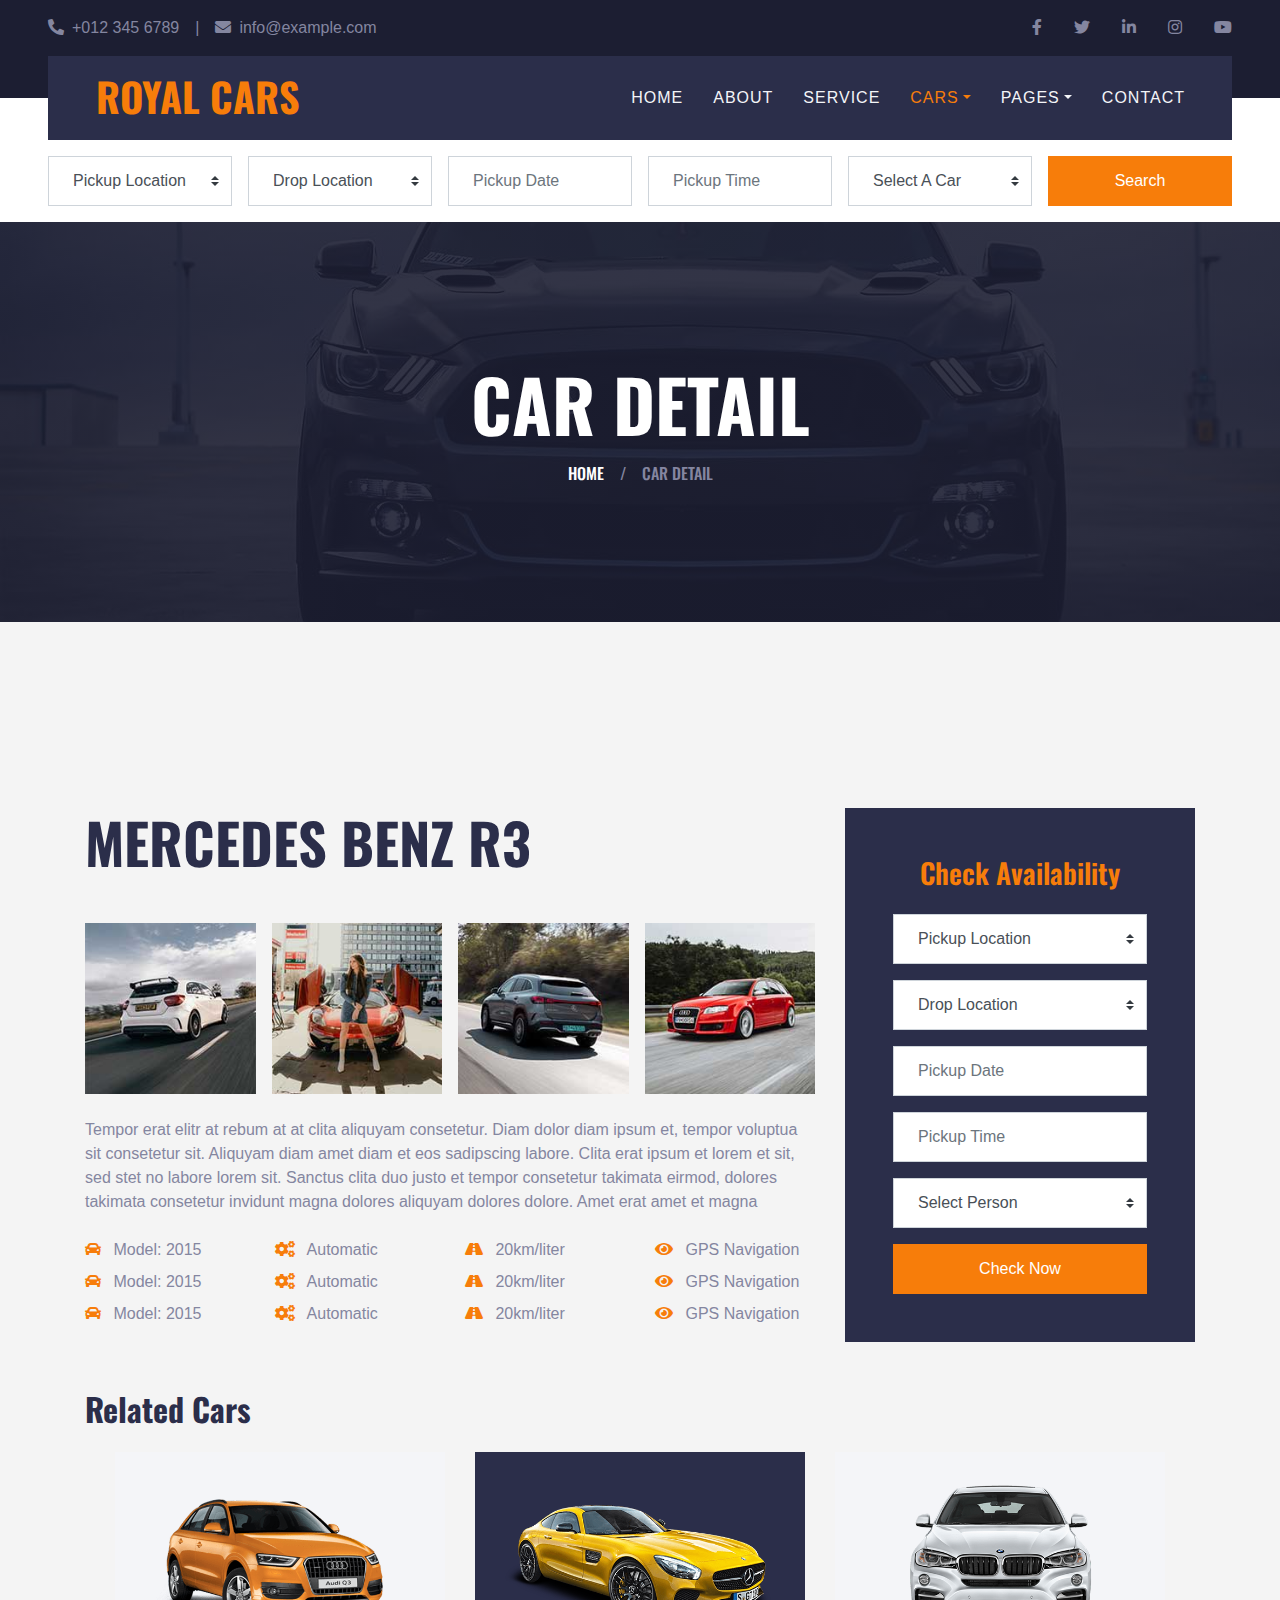
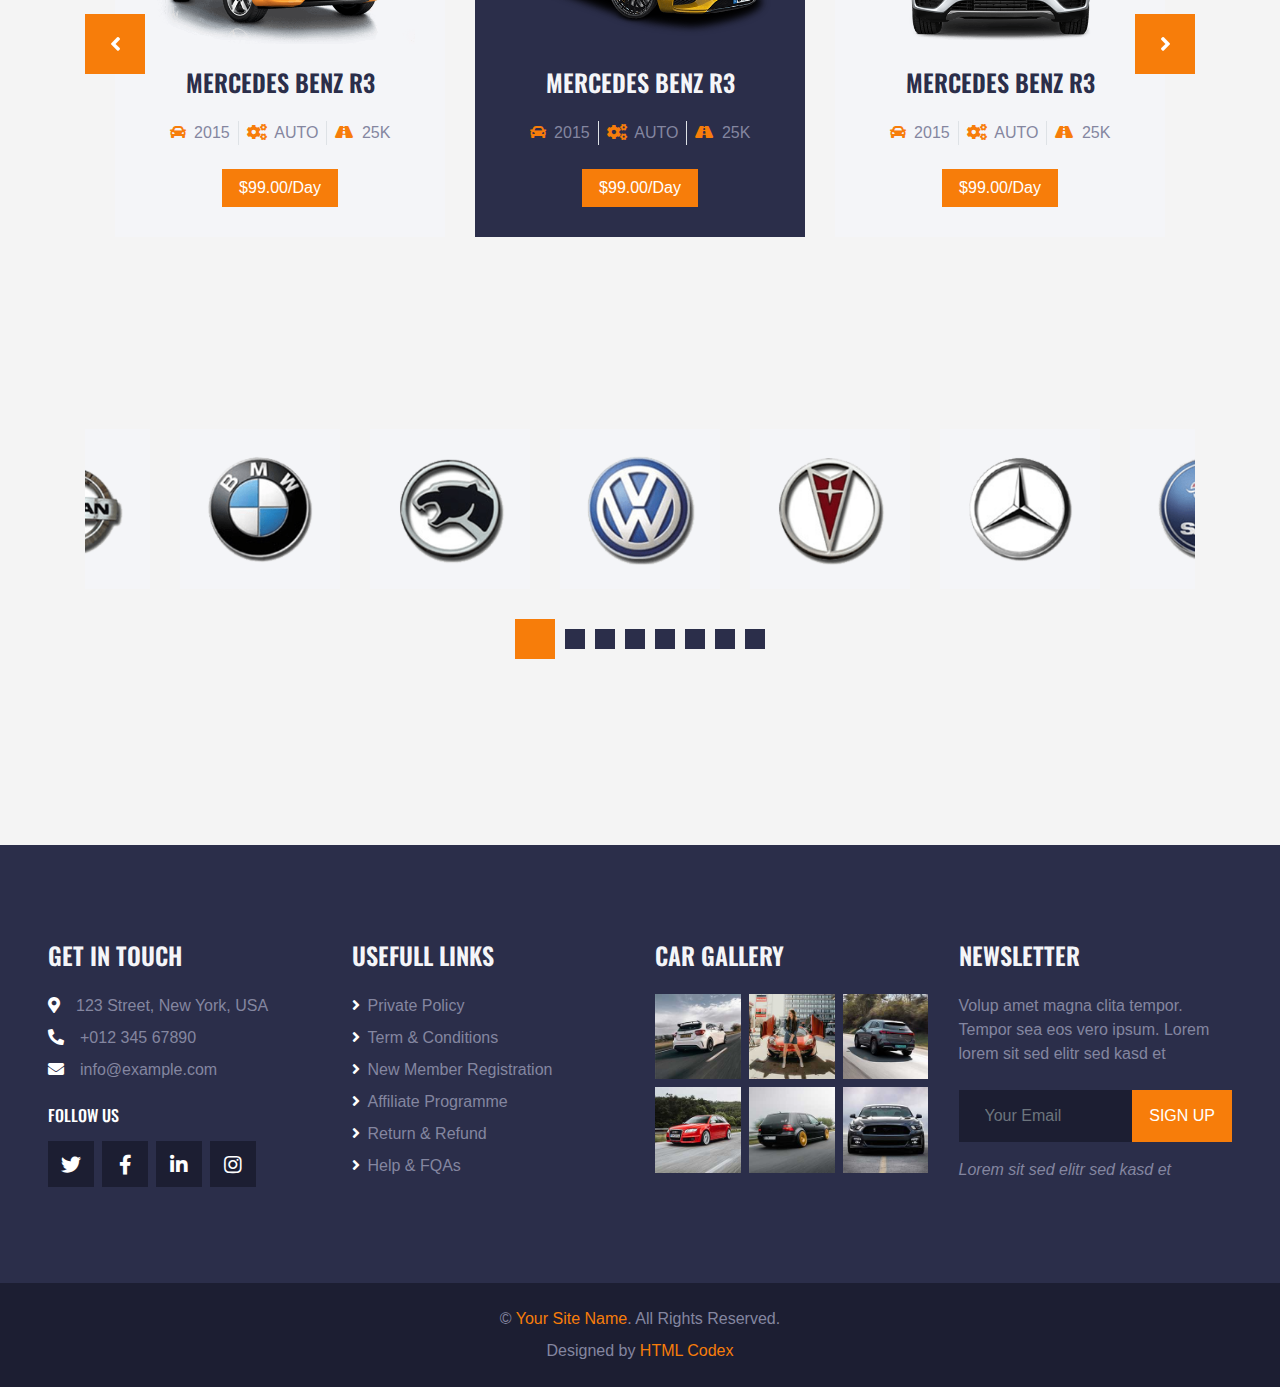
<file: detail.html>
<!DOCTYPE html>
<html lang="en">

<head>
    <meta charset="utf-8">
    <title>ROYAL CARS - Car Rental HTML Template</title>
    <meta content="width=device-width, initial-scale=1.0" name="viewport">
    <meta content="Free HTML Templates" name="keywords">
    <meta content="Free HTML Templates" name="description">

    <!-- Favicon -->
    <link href="img/favicon.ico" rel="icon">

    <!-- Google Web Fonts -->
    <link rel="preconnect" href="https://fonts.gstatic.com">
    <link href="https://fonts.googleapis.com/css2?family=Oswald:wght@400;500;600;700&family=Rubik&display=swap" rel="stylesheet"> 

    <!-- Font Awesome -->
    <link href="https://cdnjs.cloudflare.com/ajax/libs/font-awesome/5.15.0/css/all.min.css" rel="stylesheet">

    <!-- Libraries Stylesheet -->
    <link href="lib/owlcarousel/assets/owl.carousel.min.css" rel="stylesheet">
    <link href="lib/tempusdominus/css/tempusdominus-bootstrap-4.min.css" rel="stylesheet" />

    <!-- Customized Bootstrap Stylesheet -->
    <link href="css/bootstrap.min.css" rel="stylesheet">

    <!-- Template Stylesheet -->
    <link href="css/style.css" rel="stylesheet">
</head>

<body>
    <!-- Topbar Start -->
    <div class="container-fluid bg-dark py-3 px-lg-5 d-none d-lg-block">
        <div class="row">
            <div class="col-md-6 text-center text-lg-left mb-2 mb-lg-0">
                <div class="d-inline-flex align-items-center">
                    <a class="text-body pr-3" href=""><i class="fa fa-phone-alt mr-2"></i>+012 345 6789</a>
                    <span class="text-body">|</span>
                    <a class="text-body px-3" href=""><i class="fa fa-envelope mr-2"></i>info@example.com</a>
                </div>
            </div>
            <div class="col-md-6 text-center text-lg-right">
                <div class="d-inline-flex align-items-center">
                    <a class="text-body px-3" href="">
                        <i class="fab fa-facebook-f"></i>
                    </a>
                    <a class="text-body px-3" href="">
                        <i class="fab fa-twitter"></i>
                    </a>
                    <a class="text-body px-3" href="">
                        <i class="fab fa-linkedin-in"></i>
                    </a>
                    <a class="text-body px-3" href="">
                        <i class="fab fa-instagram"></i>
                    </a>
                    <a class="text-body pl-3" href="">
                        <i class="fab fa-youtube"></i>
                    </a>
                </div>
            </div>
        </div>
    </div>
    <!-- Topbar End -->


    <!-- Navbar Start -->
    <div class="container-fluid position-relative nav-bar p-0">
        <div class="position-relative px-lg-5" style="z-index: 9;">
            <nav class="navbar navbar-expand-lg bg-secondary navbar-dark py-3 py-lg-0 pl-3 pl-lg-5">
                <a href="" class="navbar-brand">
                    <h1 class="text-uppercase text-primary mb-1">Royal Cars</h1>
                </a>
                <button type="button" class="navbar-toggler" data-toggle="collapse" data-target="#navbarCollapse">
                    <span class="navbar-toggler-icon"></span>
                </button>
                <div class="collapse navbar-collapse justify-content-between px-3" id="navbarCollapse">
                    <div class="navbar-nav ml-auto py-0">
                        <a href="index.html" class="nav-item nav-link">Home</a>
                        <a href="about.html" class="nav-item nav-link">About</a>
                        <a href="service.html" class="nav-item nav-link">Service</a>
                        <div class="nav-item dropdown">
                            <a href="#" class="nav-link dropdown-toggle active" data-toggle="dropdown">Cars</a>
                            <div class="dropdown-menu rounded-0 m-0">
                                <a href="car.html" class="dropdown-item">Car Listing</a>
                                <a href="detail.html" class="dropdown-item active">Car Detail</a>
                                <a href="booking.html" class="dropdown-item">Car Booking</a>
                                <a href="gestionReserva.php" class="dropdown-item">Gestion reserva</a>
                            </div>
                        </div>
                        <div class="nav-item dropdown">
                            <a href="#" class="nav-link dropdown-toggle" data-toggle="dropdown">Pages</a>
                            <div class="dropdown-menu rounded-0 m-0">
                                <a href="team.html" class="dropdown-item">The Team</a>
                                <a href="testimonial.html" class="dropdown-item">Testimonial</a>
                            </div>
                        </div>
                        <a href="contact.html" class="nav-item nav-link">Contact</a>
                    </div>
                </div>
            </nav>
        </div>
    </div>
    <!-- Navbar End -->


    <!-- Search Start -->
    <div class="container-fluid bg-white pt-3 px-lg-5">
        <div class="row mx-n2">
            <div class="col-xl-2 col-lg-4 col-md-6 px-2">
                <select class="custom-select px-4 mb-3" style="height: 50px;">
                    <option selected>Pickup Location</option>
                    <option value="1">Location 1</option>
                    <option value="2">Location 2</option>
                    <option value="3">Location 3</option>
                </select>
            </div>
            <div class="col-xl-2 col-lg-4 col-md-6 px-2">
                <select class="custom-select px-4 mb-3" style="height: 50px;">
                    <option selected>Drop Location</option>
                    <option value="1">Location 1</option>
                    <option value="2">Location 2</option>
                    <option value="3">Location 3</option>
                </select>
            </div>
            <div class="col-xl-2 col-lg-4 col-md-6 px-2">
                <div class="date mb-3" id="date" data-target-input="nearest">
                    <input type="text" class="form-control p-4 datetimepicker-input" placeholder="Pickup Date"
                        data-target="#date" data-toggle="datetimepicker" />
                </div>
            </div>
            <div class="col-xl-2 col-lg-4 col-md-6 px-2">
                <div class="time mb-3" id="time" data-target-input="nearest">
                    <input type="text" class="form-control p-4 datetimepicker-input" placeholder="Pickup Time"
                        data-target="#time" data-toggle="datetimepicker" />
                </div>
            </div>
            <div class="col-xl-2 col-lg-4 col-md-6 px-2">
                <select class="custom-select px-4 mb-3" style="height: 50px;">
                    <option selected>Select A Car</option>
                    <option value="1">Car 1</option>
                    <option value="2">Car 1</option>
                    <option value="3">Car 1</option>
                </select>
            </div>
            <div class="col-xl-2 col-lg-4 col-md-6 px-2">
                <button class="btn btn-primary btn-block mb-3" type="submit" style="height: 50px;">Search</button>
            </div>
        </div>
    </div>
    <!-- Search End -->


    <!-- Page Header Start -->
    <div class="container-fluid page-header">
        <h1 class="display-3 text-uppercase text-white mb-3">Car Detail</h1>
        <div class="d-inline-flex text-white">
            <h6 class="text-uppercase m-0"><a class="text-white" href="">Home</a></h6>
            <h6 class="text-body m-0 px-3">/</h6>
            <h6 class="text-uppercase text-body m-0">Car Detail</h6>
        </div>
    </div>
    <!-- Page Header Start -->


    <!-- Detail Start -->
    <div class="container-fluid pt-5">
        <div class="container pt-5">
            <div class="row">
                <div class="col-lg-8 mb-5">
                    <h1 class="display-4 text-uppercase mb-5">Mercedes Benz R3</h1>
                    <div class="row mx-n2 mb-3">
                        <div class="col-md-3 col-6 px-2 pb-2">
                            <img class="img-fluid w-100" src="img/gallery-1.jpg" alt="">
                        </div>
                        <div class="col-md-3 col-6 px-2 pb-2">
                            <img class="img-fluid w-100" src="img/gallery-2.jpg" alt="">
                        </div>
                        <div class="col-md-3 col-6 px-2 pb-2">
                            <img class="img-fluid w-100" src="img/gallery-3.jpg" alt="">
                        </div>
                        <div class="col-md-3 col-6 px-2 pb-2">
                            <img class="img-fluid w-100" src="img/gallery-4.jpg" alt="">
                        </div>
                    </div>
                    <p>Tempor erat elitr at rebum at at clita aliquyam consetetur. Diam dolor diam ipsum et, tempor voluptua sit consetetur sit. Aliquyam diam amet diam et eos sadipscing labore. Clita erat ipsum et lorem et sit, sed stet no labore lorem sit. Sanctus clita duo justo et tempor consetetur takimata eirmod, dolores takimata consetetur invidunt magna dolores aliquyam dolores dolore. Amet erat amet et magna</p>
                    <div class="row pt-2">
                        <div class="col-md-3 col-6 mb-2">
                            <i class="fa fa-car text-primary mr-2"></i>
                            <span>Model: 2015</span>
                        </div>
                        <div class="col-md-3 col-6 mb-2">
                            <i class="fa fa-cogs text-primary mr-2"></i>
                            <span>Automatic</span>
                        </div>
                        <div class="col-md-3 col-6 mb-2">
                            <i class="fa fa-road text-primary mr-2"></i>
                            <span>20km/liter</span>
                        </div>
                        <div class="col-md-3 col-6 mb-2">
                            <i class="fa fa-eye text-primary mr-2"></i>
                            <span>GPS Navigation</span>
                        </div>
                        <div class="col-md-3 col-6 mb-2">
                            <i class="fa fa-car text-primary mr-2"></i>
                            <span>Model: 2015</span>
                        </div>
                        <div class="col-md-3 col-6 mb-2">
                            <i class="fa fa-cogs text-primary mr-2"></i>
                            <span>Automatic</span>
                        </div>
                        <div class="col-md-3 col-6 mb-2">
                            <i class="fa fa-road text-primary mr-2"></i>
                            <span>20km/liter</span>
                        </div>
                        <div class="col-md-3 col-6 mb-2">
                            <i class="fa fa-eye text-primary mr-2"></i>
                            <span>GPS Navigation</span>
                        </div>
                        <div class="col-md-3 col-6 mb-2">
                            <i class="fa fa-car text-primary mr-2"></i>
                            <span>Model: 2015</span>
                        </div>
                        <div class="col-md-3 col-6 mb-2">
                            <i class="fa fa-cogs text-primary mr-2"></i>
                            <span>Automatic</span>
                        </div>
                        <div class="col-md-3 col-6 mb-2">
                            <i class="fa fa-road text-primary mr-2"></i>
                            <span>20km/liter</span>
                        </div>
                        <div class="col-md-3 col-6 mb-2">
                            <i class="fa fa-eye text-primary mr-2"></i>
                            <span>GPS Navigation</span>
                        </div>
                    </div>
               </div>

                <div class="col-lg-4 mb-5">
                    <div class="bg-secondary p-5">
                        <h3 class="text-primary text-center mb-4">Check Availability</h3>
                        <div class="form-group">
                            <select class="custom-select px-4" style="height: 50px;">
                                <option selected>Pickup Location</option>
                                <option value="1">Location 1</option>
                                <option value="2">Location 2</option>
                                <option value="3">Location 3</option>
                            </select>
                        </div>
                        <div class="form-group">
                            <select class="custom-select px-4" style="height: 50px;">
                                <option selected>Drop Location</option>
                                <option value="1">Location 1</option>
                                <option value="2">Location 2</option>
                                <option value="3">Location 3</option>
                            </select>
                        </div>
                        <div class="form-group">
                            <div class="date" id="date1" data-target-input="nearest">
                                <input type="text" class="form-control p-4 datetimepicker-input" placeholder="Pickup Date"
                                    data-target="#date1" data-toggle="datetimepicker" />
                            </div>
                        </div>
                        <div class="form-group">
                            <div class="time" id="time1" data-target-input="nearest">
                                <input type="text" class="form-control p-4 datetimepicker-input" placeholder="Pickup Time"
                                    data-target="#time1" data-toggle="datetimepicker" />
                            </div>
                        </div>
                        <div class="form-group">
                            <select class="custom-select px-4" style="height: 50px;">
                                <option selected>Select Person</option>
                                <option value="1">Person 1</option>
                                <option value="2">Person 2</option>
                                <option value="3">Person 3</option>
                            </select>
                        </div>
                        <div class="form-group mb-0">
                            <button class="btn btn-primary btn-block" type="submit" style="height: 50px;">Check Now</button>
                        </div>
                    </div>
                </div>
            </div>
        </div>
    </div>
    <!-- Detail End -->


    <!-- Related Car Start -->
    <div class="container-fluid pb-5">
        <div class="container pb-5">
            <h2 class="mb-4">Related Cars</h2>
            <div class="owl-carousel related-carousel position-relative" style="padding: 0 30px;">
                <div class="rent-item">
                    <img class="img-fluid mb-4" src="img/car-rent-1.png" alt="">
                    <h4 class="text-uppercase mb-4">Mercedes Benz R3</h4>
                    <div class="d-flex justify-content-center mb-4">
                        <div class="px-2">
                            <i class="fa fa-car text-primary mr-1"></i>
                            <span>2015</span>
                        </div>
                        <div class="px-2 border-left border-right">
                            <i class="fa fa-cogs text-primary mr-1"></i>
                            <span>AUTO</span>
                        </div>
                        <div class="px-2">
                            <i class="fa fa-road text-primary mr-1"></i>
                            <span>25K</span>
                        </div>
                    </div>
                    <a class="btn btn-primary px-3" href="">$99.00/Day</a>
                </div>
                <div class="rent-item">
                    <img class="img-fluid mb-4" src="img/car-rent-2.png" alt="">
                    <h4 class="text-uppercase mb-4">Mercedes Benz R3</h4>
                    <div class="d-flex justify-content-center mb-4">
                        <div class="px-2">
                            <i class="fa fa-car text-primary mr-1"></i>
                            <span>2015</span>
                        </div>
                        <div class="px-2 border-left border-right">
                            <i class="fa fa-cogs text-primary mr-1"></i>
                            <span>AUTO</span>
                        </div>
                        <div class="px-2">
                            <i class="fa fa-road text-primary mr-1"></i>
                            <span>25K</span>
                        </div>
                    </div>
                    <a class="btn btn-primary px-3" href="">$99.00/Day</a>
                </div>
                <div class="rent-item">
                    <img class="img-fluid mb-4" src="img/car-rent-3.png" alt="">
                    <h4 class="text-uppercase mb-4">Mercedes Benz R3</h4>
                    <div class="d-flex justify-content-center mb-4">
                        <div class="px-2">
                            <i class="fa fa-car text-primary mr-1"></i>
                            <span>2015</span>
                        </div>
                        <div class="px-2 border-left border-right">
                            <i class="fa fa-cogs text-primary mr-1"></i>
                            <span>AUTO</span>
                        </div>
                        <div class="px-2">
                            <i class="fa fa-road text-primary mr-1"></i>
                            <span>25K</span>
                        </div>
                    </div>
                    <a class="btn btn-primary px-3" href="">$99.00/Day</a>
                </div>
                <div class="rent-item">
                    <img class="img-fluid mb-4" src="img/car-rent-4.png" alt="">
                    <h4 class="text-uppercase mb-4">Mercedes Benz R3</h4>
                    <div class="d-flex justify-content-center mb-4">
                        <div class="px-2">
                            <i class="fa fa-car text-primary mr-1"></i>
                            <span>2015</span>
                        </div>
                        <div class="px-2 border-left border-right">
                            <i class="fa fa-cogs text-primary mr-1"></i>
                            <span>AUTO</span>
                        </div>
                        <div class="px-2">
                            <i class="fa fa-road text-primary mr-1"></i>
                            <span>25K</span>
                        </div>
                    </div>
                    <a class="btn btn-primary px-3" href="">$99.00/Day</a>
                </div>
            </div>
        </div>
    </div>
    <!-- Related Car End -->


    <!-- Vendor Start -->
    <div class="container-fluid py-5">
        <div class="container py-5">
            <div class="owl-carousel vendor-carousel">
                <div class="bg-light p-4">
                    <img src="img/vendor-1.png" alt="">
                </div>
                <div class="bg-light p-4">
                    <img src="img/vendor-2.png" alt="">
                </div>
                <div class="bg-light p-4">
                    <img src="img/vendor-3.png" alt="">
                </div>
                <div class="bg-light p-4">
                    <img src="img/vendor-4.png" alt="">
                </div>
                <div class="bg-light p-4">
                    <img src="img/vendor-5.png" alt="">
                </div>
                <div class="bg-light p-4">
                    <img src="img/vendor-6.png" alt="">
                </div>
                <div class="bg-light p-4">
                    <img src="img/vendor-7.png" alt="">
                </div>
                <div class="bg-light p-4">
                    <img src="img/vendor-8.png" alt="">
                </div>
            </div>
        </div>
    </div>
    <!-- Vendor End -->


    <!-- Footer Start -->
    <div class="container-fluid bg-secondary py-5 px-sm-3 px-md-5" style="margin-top: 90px;">
        <div class="row pt-5">
            <div class="col-lg-3 col-md-6 mb-5">
                <h4 class="text-uppercase text-light mb-4">Get In Touch</h4>
                <p class="mb-2"><i class="fa fa-map-marker-alt text-white mr-3"></i>123 Street, New York, USA</p>
                <p class="mb-2"><i class="fa fa-phone-alt text-white mr-3"></i>+012 345 67890</p>
                <p><i class="fa fa-envelope text-white mr-3"></i>info@example.com</p>
                <h6 class="text-uppercase text-white py-2">Follow Us</h6>
                <div class="d-flex justify-content-start">
                    <a class="btn btn-lg btn-dark btn-lg-square mr-2" href="#"><i class="fab fa-twitter"></i></a>
                    <a class="btn btn-lg btn-dark btn-lg-square mr-2" href="#"><i class="fab fa-facebook-f"></i></a>
                    <a class="btn btn-lg btn-dark btn-lg-square mr-2" href="#"><i class="fab fa-linkedin-in"></i></a>
                    <a class="btn btn-lg btn-dark btn-lg-square" href="#"><i class="fab fa-instagram"></i></a>
                </div>
            </div>
            <div class="col-lg-3 col-md-6 mb-5">
                <h4 class="text-uppercase text-light mb-4">Usefull Links</h4>
                <div class="d-flex flex-column justify-content-start">
                    <a class="text-body mb-2" href="#"><i class="fa fa-angle-right text-white mr-2"></i>Private Policy</a>
                    <a class="text-body mb-2" href="#"><i class="fa fa-angle-right text-white mr-2"></i>Term & Conditions</a>
                    <a class="text-body mb-2" href="#"><i class="fa fa-angle-right text-white mr-2"></i>New Member Registration</a>
                    <a class="text-body mb-2" href="#"><i class="fa fa-angle-right text-white mr-2"></i>Affiliate Programme</a>
                    <a class="text-body mb-2" href="#"><i class="fa fa-angle-right text-white mr-2"></i>Return & Refund</a>
                    <a class="text-body" href="#"><i class="fa fa-angle-right text-white mr-2"></i>Help & FQAs</a>
                </div>
            </div>
            <div class="col-lg-3 col-md-6 mb-5">
                <h4 class="text-uppercase text-light mb-4">Car Gallery</h4>
                <div class="row mx-n1">
                    <div class="col-4 px-1 mb-2">
                        <a href=""><img class="w-100" src="img/gallery-1.jpg" alt=""></a>
                    </div>
                    <div class="col-4 px-1 mb-2">
                        <a href=""><img class="w-100" src="img/gallery-2.jpg" alt=""></a>
                    </div>
                    <div class="col-4 px-1 mb-2">
                        <a href=""><img class="w-100" src="img/gallery-3.jpg" alt=""></a>
                    </div>
                    <div class="col-4 px-1 mb-2">
                        <a href=""><img class="w-100" src="img/gallery-4.jpg" alt=""></a>
                    </div>
                    <div class="col-4 px-1 mb-2">
                        <a href=""><img class="w-100" src="img/gallery-5.jpg" alt=""></a>
                    </div>
                    <div class="col-4 px-1 mb-2">
                        <a href=""><img class="w-100" src="img/gallery-6.jpg" alt=""></a>
                    </div>
                </div>
            </div>
            <div class="col-lg-3 col-md-6 mb-5">
                <h4 class="text-uppercase text-light mb-4">Newsletter</h4>
                <p class="mb-4">Volup amet magna clita tempor. Tempor sea eos vero ipsum. Lorem lorem sit sed elitr sed kasd et</p>
                <div class="w-100 mb-3">
                    <div class="input-group">
                        <input type="text" class="form-control bg-dark border-dark" style="padding: 25px;" placeholder="Your Email">
                        <div class="input-group-append">
                            <button class="btn btn-primary text-uppercase px-3">Sign Up</button>
                        </div>
                    </div>
                </div>
                <i>Lorem sit sed elitr sed kasd et</i>
            </div>
        </div>
    </div>
    <div class="container-fluid bg-dark py-4 px-sm-3 px-md-5">
        <p class="mb-2 text-center text-body">&copy; <a href="#">Your Site Name</a>. All Rights Reserved.</p>
        <p class="m-0 text-center text-body">Designed by <a href="https://htmlcodex.com">HTML Codex</a></p>
    </div>
    <!-- Footer End -->


    <!-- Back to Top -->
    <a href="#" class="btn btn-lg btn-primary btn-lg-square back-to-top"><i class="fa fa-angle-double-up"></i></a>


    <!-- JavaScript Libraries -->
    <script src="https://code.jquery.com/jquery-3.4.1.min.js"></script>
    <script src="https://stackpath.bootstrapcdn.com/bootstrap/4.4.1/js/bootstrap.bundle.min.js"></script>
    <script src="lib/easing/easing.min.js"></script>
    <script src="lib/waypoints/waypoints.min.js"></script>
    <script src="lib/owlcarousel/owl.carousel.min.js"></script>
    <script src="lib/tempusdominus/js/moment.min.js"></script>
    <script src="lib/tempusdominus/js/moment-timezone.min.js"></script>
    <script src="lib/tempusdominus/js/tempusdominus-bootstrap-4.min.js"></script>

    <!-- Template Javascript -->
    <script src="js/main.js"></script>
</body>

</html>
</file>
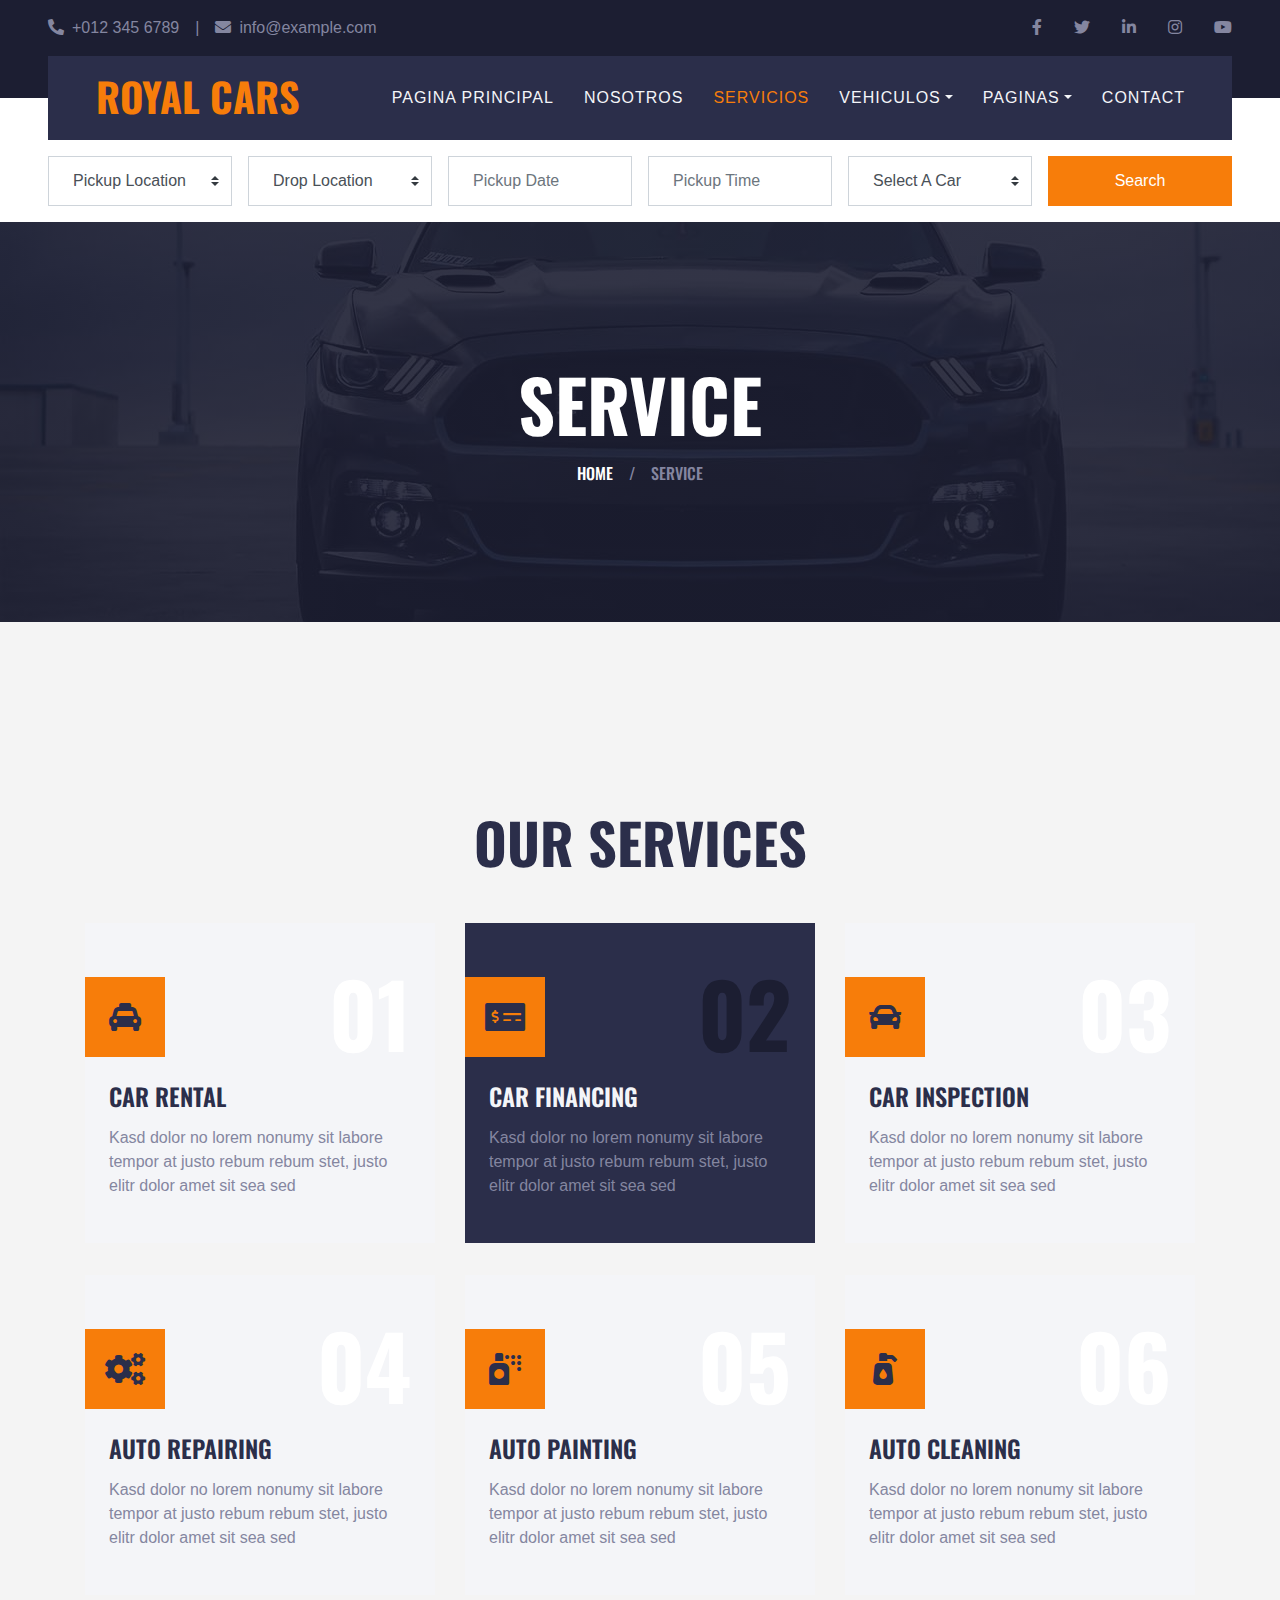
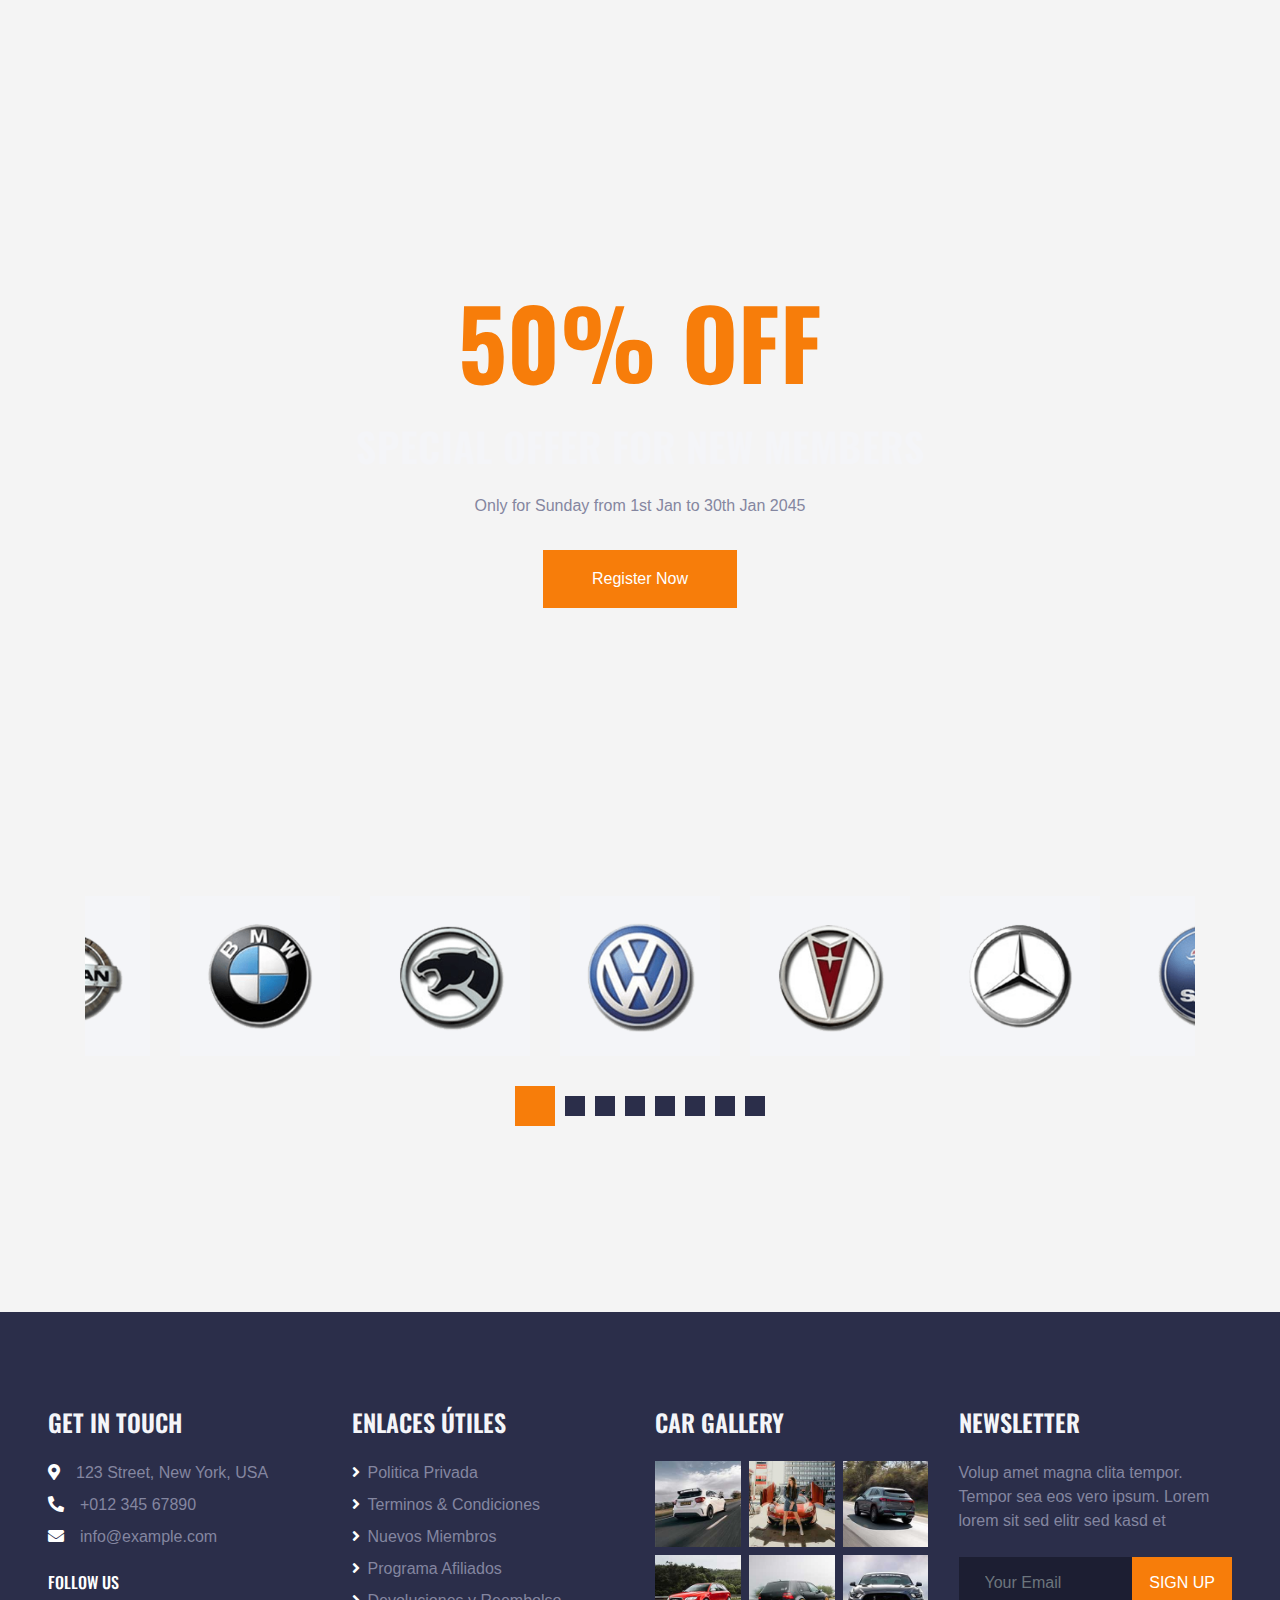
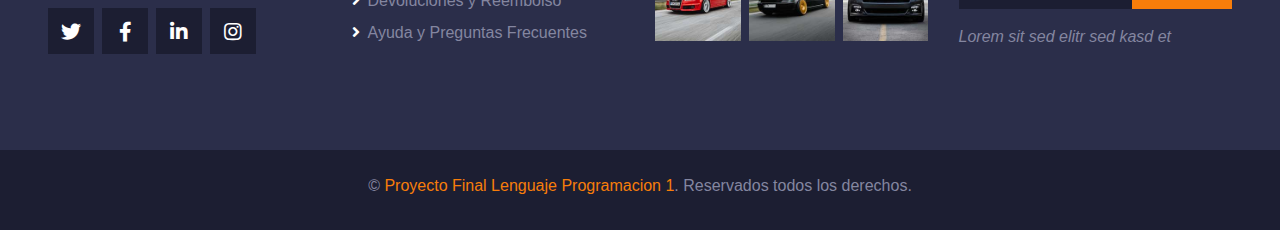
<file: service.html>
<!DOCTYPE html>
<html lang="en">

<head>
    <meta charset="utf-8">
    <title>ROYAL CARS - Car Rental HTML Template</title>
    <meta content="width=device-width, initial-scale=1.0" name="viewport">
    <meta content="Free HTML Templates" name="keywords">
    <meta content="Free HTML Templates" name="description">

    <!-- Favicon -->
    <link href="img/favicon.ico" rel="icon">

    <!-- Google Web Fonts -->
    <link rel="preconnect" href="https://fonts.gstatic.com">
    <link href="https://fonts.googleapis.com/css2?family=Oswald:wght@400;500;600;700&family=Rubik&display=swap" rel="stylesheet"> 

    <!-- Font Awesome -->
    <link href="https://cdnjs.cloudflare.com/ajax/libs/font-awesome/5.15.0/css/all.min.css" rel="stylesheet">

    <!-- Libraries Stylesheet -->
    <link href="lib/owlcarousel/assets/owl.carousel.min.css" rel="stylesheet">
    <link href="lib/tempusdominus/css/tempusdominus-bootstrap-4.min.css" rel="stylesheet" />

    <!-- Customized Bootstrap Stylesheet -->
    <link href="css/bootstrap.min.css" rel="stylesheet">

    <!-- Template Stylesheet -->
    <link href="css/style.css" rel="stylesheet">
</head>

<body>
    <!-- Topbar Start -->
    <div class="container-fluid bg-dark py-3 px-lg-5 d-none d-lg-block">
        <div class="row">
            <div class="col-md-6 text-center text-lg-left mb-2 mb-lg-0">
                <div class="d-inline-flex align-items-center">
                    <a class="text-body pr-3" href=""><i class="fa fa-phone-alt mr-2"></i>+012 345 6789</a>
                    <span class="text-body">|</span>
                    <a class="text-body px-3" href=""><i class="fa fa-envelope mr-2"></i>info@example.com</a>
                </div>
            </div>
            <div class="col-md-6 text-center text-lg-right">
                <div class="d-inline-flex align-items-center">
                    <a class="text-body px-3" href="">
                        <i class="fab fa-facebook-f"></i>
                    </a>
                    <a class="text-body px-3" href="">
                        <i class="fab fa-twitter"></i>
                    </a>
                    <a class="text-body px-3" href="">
                        <i class="fab fa-linkedin-in"></i>
                    </a>
                    <a class="text-body px-3" href="">
                        <i class="fab fa-instagram"></i>
                    </a>
                    <a class="text-body pl-3" href="">
                        <i class="fab fa-youtube"></i>
                    </a>
                </div>
            </div>
        </div>
    </div>
    <!-- Topbar End -->


    <!-- Navbar Start -->
    <div class="container-fluid position-relative nav-bar p-0">
        <div class="position-relative px-lg-5" style="z-index: 9;">
            <nav class="navbar navbar-expand-lg bg-secondary navbar-dark py-3 py-lg-0 pl-3 pl-lg-5">
                <a href="" class="navbar-brand">
                    <h1 class="text-uppercase text-primary mb-1">Royal Cars</h1>
                </a>
                <button type="button" class="navbar-toggler" data-toggle="collapse" data-target="#navbarCollapse">
                    <span class="navbar-toggler-icon"></span>
                </button>
                <div class="collapse navbar-collapse justify-content-between px-3" id="navbarCollapse">
                    <div class="navbar-nav ml-auto py-0">
                        <a href="index.html" class="nav-item nav-link">PAGINA PRINCIPAL</a>
                        <a href="about.html" class="nav-item nav-link">NOSOTROS</a>
                        <a href="service.html" class="nav-item nav-link active">SERVICIOS</a>
                        <div class="nav-item dropdown">
                            <a href="#" class="nav-link dropdown-toggle" data-toggle="dropdown">VEHICULOS</a>
                            <div class="dropdown-menu rounded-0 m-0">
                                <a href="car.html" class="dropdown-item">Listado de carros</a>
                                <a href="detail.html" class="dropdown-item">Detalles de carros </a>
                                <a href="booking.html" class="dropdown-item">Resarva tu carro</a>
                                <a href="gestionReserva.php" class="dropdown-item">Gestion reserva</a>
                            </div>
                        </div>
                        <div class="nav-item dropdown">
                            <a href="#" class="nav-link dropdown-toggle" data-toggle="dropdown">PAGINAS</a>
                            <div class="dropdown-menu rounded-0 m-0">
                                <a href="team.html" class="dropdown-item">Equipo</a>
                                <a href="testimonial.html" class="dropdown-item">Testiminios</a>
                            </div>
                        </div>
                        <a href="contact.html" class="nav-item nav-link">Contact</a>
                    </div>
                </div>
            </nav>
        </div>
    </div>
    <!-- Navbar End -->


    <!-- Search Start -->
    <div class="container-fluid bg-white pt-3 px-lg-5">
        <div class="row mx-n2">
            <div class="col-xl-2 col-lg-4 col-md-6 px-2">
                <select class="custom-select px-4 mb-3" style="height: 50px;">
                    <option selected>Pickup Location</option>
                    <option value="1">Location 1</option>
                    <option value="2">Location 2</option>
                    <option value="3">Location 3</option>
                </select>
            </div>
            <div class="col-xl-2 col-lg-4 col-md-6 px-2">
                <select class="custom-select px-4 mb-3" style="height: 50px;">
                    <option selected>Drop Location</option>
                    <option value="1">Location 1</option>
                    <option value="2">Location 2</option>
                    <option value="3">Location 3</option>
                </select>
            </div>
            <div class="col-xl-2 col-lg-4 col-md-6 px-2">
                <div class="date mb-3" id="date" data-target-input="nearest">
                    <input type="text" class="form-control p-4 datetimepicker-input" placeholder="Pickup Date"
                        data-target="#date" data-toggle="datetimepicker" />
                </div>
            </div>
            <div class="col-xl-2 col-lg-4 col-md-6 px-2">
                <div class="time mb-3" id="time" data-target-input="nearest">
                    <input type="text" class="form-control p-4 datetimepicker-input" placeholder="Pickup Time"
                        data-target="#time" data-toggle="datetimepicker" />
                </div>
            </div>
            <div class="col-xl-2 col-lg-4 col-md-6 px-2">
                <select class="custom-select px-4 mb-3" style="height: 50px;">
                    <option selected>Select A Car</option>
                    <option value="1">Car 1</option>
                    <option value="2">Car 1</option>
                    <option value="3">Car 1</option>
                </select>
            </div>
            <div class="col-xl-2 col-lg-4 col-md-6 px-2">
                <button class="btn btn-primary btn-block mb-3" type="submit" style="height: 50px;">Search</button>
            </div>
        </div>
    </div>
    <!-- Search End -->


    <!-- Page Header Start -->
    <div class="container-fluid page-header">
        <h1 class="display-3 text-uppercase text-white mb-3">Service</h1>
        <div class="d-inline-flex text-white">
            <h6 class="text-uppercase m-0"><a class="text-white" href="">Home</a></h6>
            <h6 class="text-body m-0 px-3">/</h6>
            <h6 class="text-uppercase text-body m-0">Service</h6>
        </div>
    </div>
    <!-- Page Header Start -->
    

    <!-- Services Start -->
    <div class="container-fluid py-5">
        <div class="container pt-5 pb-3">
            <h1 class="display-4 text-uppercase text-center mb-5">Our Services</h1>
            <div class="row">
                <div class="col-lg-4 col-md-6 mb-2">
                    <div class="service-item d-flex flex-column justify-content-center px-4 mb-4">
                        <div class="d-flex align-items-center justify-content-between mb-3">
                            <div class="d-flex align-items-center justify-content-center bg-primary ml-n4" style="width: 80px; height: 80px;">
                                <i class="fa fa-2x fa-taxi text-secondary"></i>
                            </div>
                            <h1 class="display-2 text-white mt-n2 m-0">01</h1>
                        </div>
                        <h4 class="text-uppercase mb-3">Car Rental</h4>
                        <p class="m-0">Kasd dolor no lorem nonumy sit labore tempor at justo rebum rebum stet, justo elitr dolor amet sit sea sed</p>
                    </div>
                </div>
                <div class="col-lg-4 col-md-6 mb-2">
                    <div class="service-item active d-flex flex-column justify-content-center px-4 mb-4">
                        <div class="d-flex align-items-center justify-content-between mb-3">
                            <div class="d-flex align-items-center justify-content-center bg-primary ml-n4" style="width: 80px; height: 80px;">
                                <i class="fa fa-2x fa-money-check-alt text-secondary"></i>
                            </div>
                            <h1 class="display-2 text-white mt-n2 m-0">02</h1>
                        </div>
                        <h4 class="text-uppercase mb-3">Car Financing</h4>
                        <p class="m-0">Kasd dolor no lorem nonumy sit labore tempor at justo rebum rebum stet, justo elitr dolor amet sit sea sed</p>
                    </div>
                </div>
                <div class="col-lg-4 col-md-6 mb-2">
                    <div class="service-item d-flex flex-column justify-content-center px-4 mb-4">
                        <div class="d-flex align-items-center justify-content-between mb-3">
                            <div class="d-flex align-items-center justify-content-center bg-primary ml-n4" style="width: 80px; height: 80px;">
                                <i class="fa fa-2x fa-car text-secondary"></i>
                            </div>
                            <h1 class="display-2 text-white mt-n2 m-0">03</h1>
                        </div>
                        <h4 class="text-uppercase mb-3">Car Inspection</h4>
                        <p class="m-0">Kasd dolor no lorem nonumy sit labore tempor at justo rebum rebum stet, justo elitr dolor amet sit sea sed</p>
                    </div>
                </div>
                <div class="col-lg-4 col-md-6 mb-2">
                    <div class="service-item d-flex flex-column justify-content-center px-4 mb-4">
                        <div class="d-flex align-items-center justify-content-between mb-3">
                            <div class="d-flex align-items-center justify-content-center bg-primary ml-n4" style="width: 80px; height: 80px;">
                                <i class="fa fa-2x fa-cogs text-secondary"></i>
                            </div>
                            <h1 class="display-2 text-white mt-n2 m-0">04</h1>
                        </div>
                        <h4 class="text-uppercase mb-3">Auto Repairing</h4>
                        <p class="m-0">Kasd dolor no lorem nonumy sit labore tempor at justo rebum rebum stet, justo elitr dolor amet sit sea sed</p>
                    </div>
                </div>
                <div class="col-lg-4 col-md-6 mb-2">
                    <div class="service-item d-flex flex-column justify-content-center px-4 mb-4">
                        <div class="d-flex align-items-center justify-content-between mb-3">
                            <div class="d-flex align-items-center justify-content-center bg-primary ml-n4" style="width: 80px; height: 80px;">
                                <i class="fa fa-2x fa-spray-can text-secondary"></i>
                            </div>
                            <h1 class="display-2 text-white mt-n2 m-0">05</h1>
                        </div>
                        <h4 class="text-uppercase mb-3">Auto Painting</h4>
                        <p class="m-0">Kasd dolor no lorem nonumy sit labore tempor at justo rebum rebum stet, justo elitr dolor amet sit sea sed</p>
                    </div>
                </div>
                <div class="col-lg-4 col-md-6 mb-2">
                    <div class="service-item d-flex flex-column justify-content-center px-4 mb-4">
                        <div class="d-flex align-items-center justify-content-between mb-3">
                            <div class="d-flex align-items-center justify-content-center bg-primary ml-n4" style="width: 80px; height: 80px;">
                                <i class="fa fa-2x fa-pump-soap text-secondary"></i>
                            </div>
                            <h1 class="display-2 text-white mt-n2 m-0">06</h1>
                        </div>
                        <h4 class="text-uppercase mb-3">Auto Cleaning</h4>
                        <p class="m-0">Kasd dolor no lorem nonumy sit labore tempor at justo rebum rebum stet, justo elitr dolor amet sit sea sed</p>
                    </div>
                </div>
            </div>
        </div>
    </div>
    <!-- Services End -->


    <!-- Banner Start -->
    <div class="container-fluid py-5">
        <div class="container py-5">
            <div class="bg-banner py-5 px-4 text-center">
                <div class="py-5">
                    <h1 class="display-1 text-uppercase text-primary mb-4">50% OFF</h1>
                    <h1 class="text-uppercase text-light mb-4">Special Offer For New Members</h1>
                    <p class="mb-4">Only for Sunday from 1st Jan to 30th Jan 2045</p>
                    <a class="btn btn-primary mt-2 py-3 px-5" href="">Register Now</a>
                </div>
            </div>
        </div>
    </div>
    <!-- Banner End -->


    <!-- Vendor Start -->
    <div class="container-fluid py-5">
        <div class="container py-5">
            <div class="owl-carousel vendor-carousel">
                <div class="bg-light p-4">
                    <img src="img/vendor-1.png" alt="">
                </div>
                <div class="bg-light p-4">
                    <img src="img/vendor-2.png" alt="">
                </div>
                <div class="bg-light p-4">
                    <img src="img/vendor-3.png" alt="">
                </div>
                <div class="bg-light p-4">
                    <img src="img/vendor-4.png" alt="">
                </div>
                <div class="bg-light p-4">
                    <img src="img/vendor-5.png" alt="">
                </div>
                <div class="bg-light p-4">
                    <img src="img/vendor-6.png" alt="">
                </div>
                <div class="bg-light p-4">
                    <img src="img/vendor-7.png" alt="">
                </div>
                <div class="bg-light p-4">
                    <img src="img/vendor-8.png" alt="">
                </div>
            </div>
        </div>
    </div>
    <!-- Vendor End -->


    <!-- Footer Start -->
    <div class="container-fluid bg-secondary py-5 px-sm-3 px-md-5" style="margin-top: 90px;">
        <div class="row pt-5">
            <div class="col-lg-3 col-md-6 mb-5">
                <h4 class="text-uppercase text-light mb-4">Get In Touch</h4>
                <p class="mb-2"><i class="fa fa-map-marker-alt text-white mr-3"></i>123 Street, New York, USA</p>
                <p class="mb-2"><i class="fa fa-phone-alt text-white mr-3"></i>+012 345 67890</p>
                <p><i class="fa fa-envelope text-white mr-3"></i>info@example.com</p>
                <h6 class="text-uppercase text-white py-2">Follow Us</h6>
                <div class="d-flex justify-content-start">
                    <a class="btn btn-lg btn-dark btn-lg-square mr-2" href="#"><i class="fab fa-twitter"></i></a>
                    <a class="btn btn-lg btn-dark btn-lg-square mr-2" href="#"><i class="fab fa-facebook-f"></i></a>
                    <a class="btn btn-lg btn-dark btn-lg-square mr-2" href="#"><i class="fab fa-linkedin-in"></i></a>
                    <a class="btn btn-lg btn-dark btn-lg-square" href="#"><i class="fab fa-instagram"></i></a>
                </div>
            </div>
            <div class="col-lg-3 col-md-6 mb-5">
                <h4 class="text-uppercase text-light mb-4">Enlaces útiles</h4>
                <div class="d-flex flex-column justify-content-start">
                    <a class="text-body mb-2" href="#"><i class="fa fa-angle-right text-white mr-2"></i>Politica Privada</a>
                    <a class="text-body mb-2" href="#"><i class="fa fa-angle-right text-white mr-2"></i>Terminos & Condiciones</a>
                    <a class="text-body mb-2" href="#"><i class="fa fa-angle-right text-white mr-2"></i>Nuevos Miembros</a>
                    <a class="text-body mb-2" href="#"><i class="fa fa-angle-right text-white mr-2"></i>Programa Afiliados</a>
                    <a class="text-body mb-2" href="#"><i class="fa fa-angle-right text-white mr-2"></i>Devoluciones y Reembolso</a>
                    <a class="text-body" href="#"><i class="fa fa-angle-right text-white mr-2"></i>Ayuda y Preguntas Frecuentes</a>
                </div>
            </div>
            <div class="col-lg-3 col-md-6 mb-5">
                <h4 class="text-uppercase text-light mb-4">Car Gallery</h4>
                <div class="row mx-n1">
                    <div class="col-4 px-1 mb-2">
                        <a href=""><img class="w-100" src="img/gallery-1.jpg" alt=""></a>
                    </div>
                    <div class="col-4 px-1 mb-2">
                        <a href=""><img class="w-100" src="img/gallery-2.jpg" alt=""></a>
                    </div>
                    <div class="col-4 px-1 mb-2">
                        <a href=""><img class="w-100" src="img/gallery-3.jpg" alt=""></a>
                    </div>
                    <div class="col-4 px-1 mb-2">
                        <a href=""><img class="w-100" src="img/gallery-4.jpg" alt=""></a>
                    </div>
                    <div class="col-4 px-1 mb-2">
                        <a href=""><img class="w-100" src="img/gallery-5.jpg" alt=""></a>
                    </div>
                    <div class="col-4 px-1 mb-2">
                        <a href=""><img class="w-100" src="img/gallery-6.jpg" alt=""></a>
                    </div>
                </div>
            </div>
            <div class="col-lg-3 col-md-6 mb-5">
                <h4 class="text-uppercase text-light mb-4">Newsletter</h4>
                <p class="mb-4">Volup amet magna clita tempor. Tempor sea eos vero ipsum. Lorem lorem sit sed elitr sed kasd et</p>
                <div class="w-100 mb-3">
                    <div class="input-group">
                        <input type="text" class="form-control bg-dark border-dark" style="padding: 25px;" placeholder="Your Email">
                        <div class="input-group-append">
                            <button class="btn btn-primary text-uppercase px-3">Sign Up</button>
                        </div>
                    </div>
                </div>
                <i>Lorem sit sed elitr sed kasd et</i>
            </div>
        </div>
    </div>
    <div class="container-fluid bg-dark py-4 px-sm-3 px-md-5">
        <p class="mb-2 text-center text-body">&copy; <a href="#">Proyecto Final Lenguaje Programacion 1</a>. Reservados todos los derechos. </p>
    </div>
    <!-- Footer End -->


    <!-- Back to Top -->
    <a href="#" class="btn btn-lg btn-primary btn-lg-square back-to-top"><i class="fa fa-angle-double-up"></i></a>


    <!-- JavaScript Libraries -->
    <script src="https://code.jquery.com/jquery-3.4.1.min.js"></script>
    <script src="https://stackpath.bootstrapcdn.com/bootstrap/4.4.1/js/bootstrap.bundle.min.js"></script>
    <script src="lib/easing/easing.min.js"></script>
    <script src="lib/waypoints/waypoints.min.js"></script>
    <script src="lib/owlcarousel/owl.carousel.min.js"></script>
    <script src="lib/tempusdominus/js/moment.min.js"></script>
    <script src="lib/tempusdominus/js/moment-timezone.min.js"></script>
    <script src="lib/tempusdominus/js/tempusdominus-bootstrap-4.min.js"></script>

    <!-- Template Javascript -->
    <script src="js/main.js"></script>
</body>

</html>
</file>
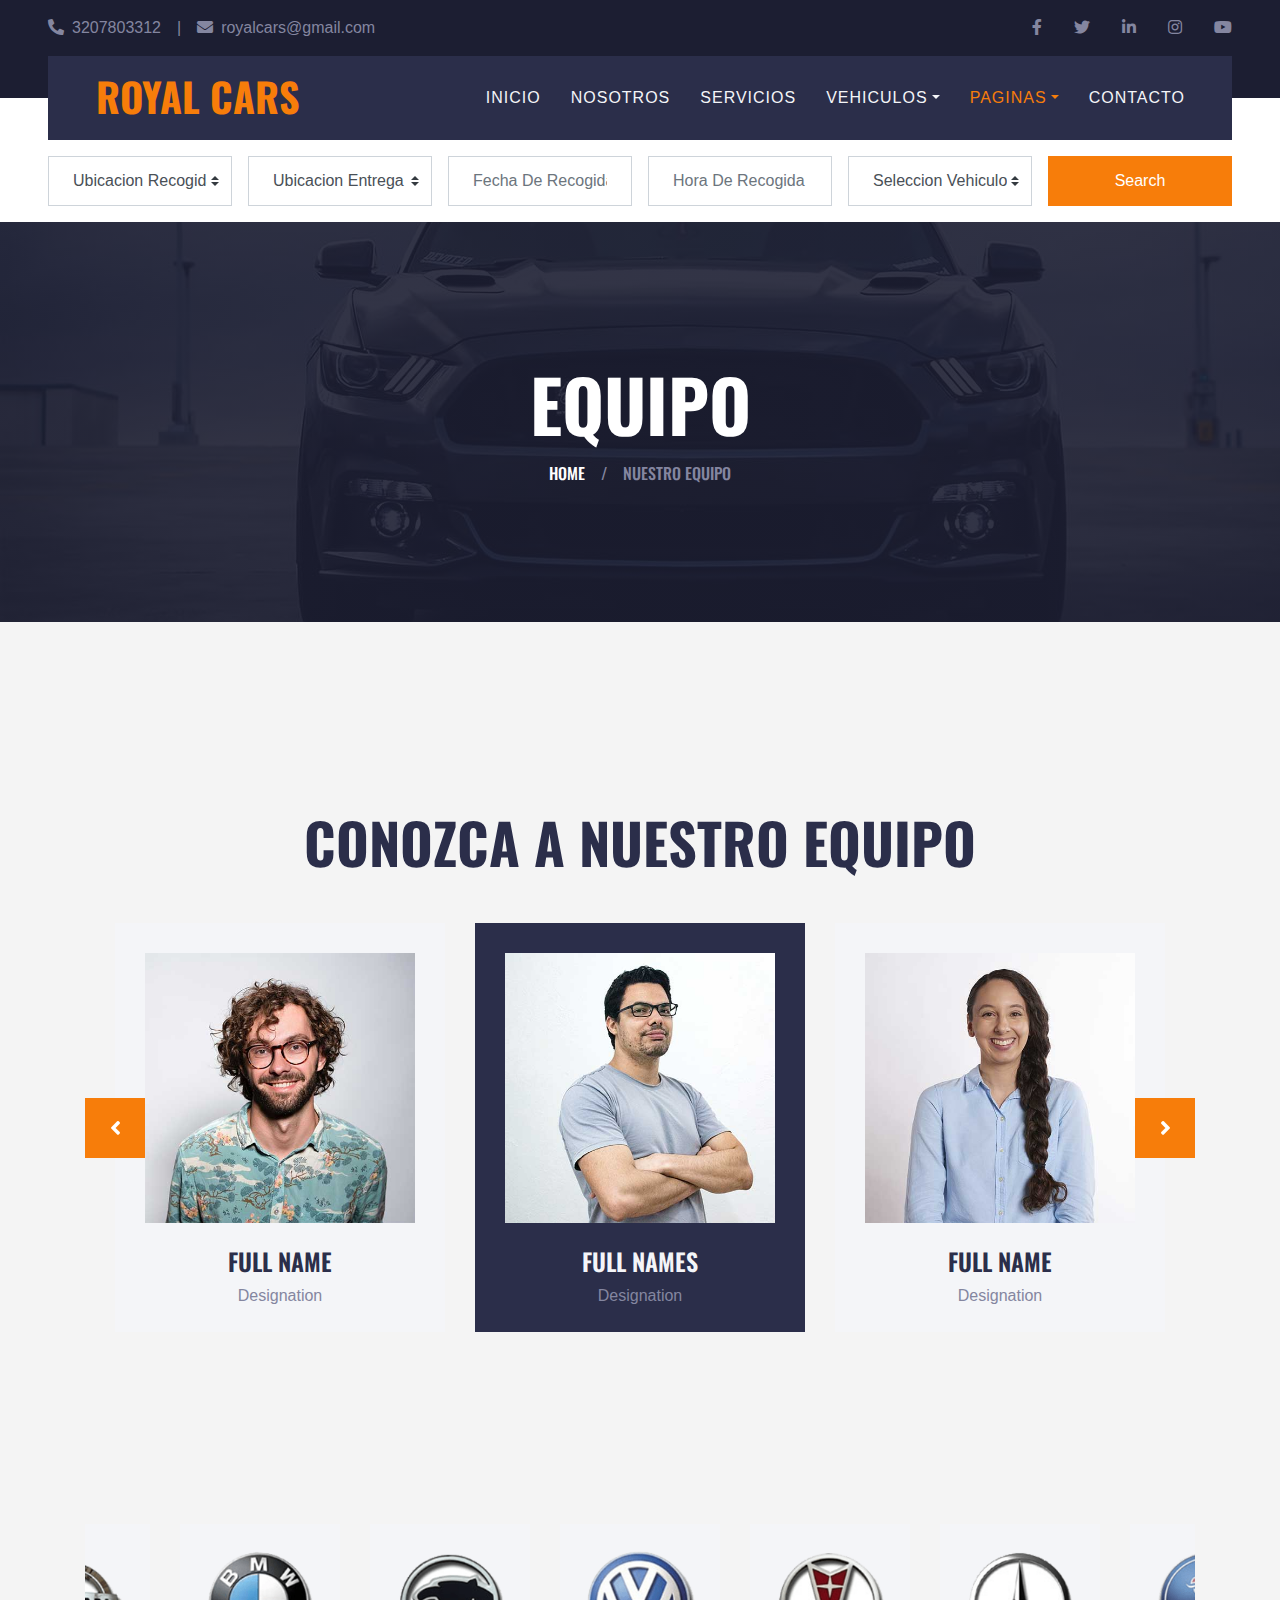
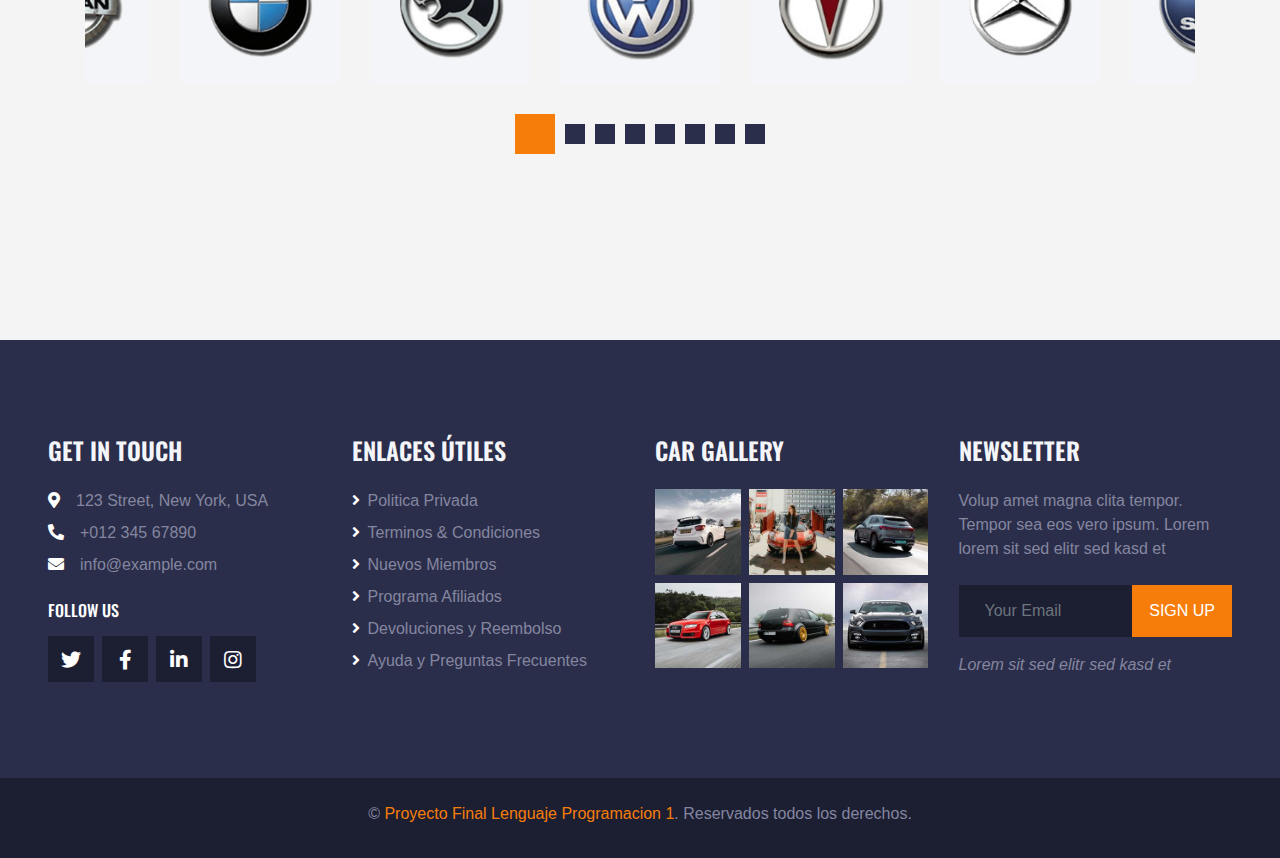
<file: team.html>
<!DOCTYPE html>
<html lang="en">

<head>
    <meta charset="utf-8">
    <title>ROYAL CARS - Car Rental HTML Template</title>
    <meta content="width=device-width, initial-scale=1.0" name="viewport">
    <meta content="Free HTML Templates" name="keywords">
    <meta content="Free HTML Templates" name="description">

    <!-- Favicon -->
    <link href="img/favicon.ico" rel="icon">

    <!-- Google Web Fonts -->
    <link rel="preconnect" href="https://fonts.gstatic.com">
    <link href="https://fonts.googleapis.com/css2?family=Oswald:wght@400;500;600;700&family=Rubik&display=swap" rel="stylesheet"> 

    <!-- Font Awesome -->
    <link href="https://cdnjs.cloudflare.com/ajax/libs/font-awesome/5.15.0/css/all.min.css" rel="stylesheet">

    <!-- Libraries Stylesheet -->
    <link href="lib/owlcarousel/assets/owl.carousel.min.css" rel="stylesheet">
    <link href="lib/tempusdominus/css/tempusdominus-bootstrap-4.min.css" rel="stylesheet" />

    <!-- Customized Bootstrap Stylesheet -->
    <link href="css/bootstrap.min.css" rel="stylesheet">

    <!-- Template Stylesheet -->
    <link href="css/style.css" rel="stylesheet">
</head>

<body>
    <!-- Topbar Start -->
    <div class="container-fluid bg-dark py-3 px-lg-5 d-none d-lg-block">
        <div class="row">
            <div class="col-md-6 text-center text-lg-left mb-2 mb-lg-0">
                <div class="d-inline-flex align-items-center">
                    <a class="text-body pr-3" href=""><i class="fa fa-phone-alt mr-2"></i>3207803312</a>
                    <span class="text-body">|</span>
                    <a class="text-body px-3" href=""><i class="fa fa-envelope mr-2"></i>royalcars@gmail.com</a>
                </div>
            </div>
            <div class="col-md-6 text-center text-lg-right">
                <div class="d-inline-flex align-items-center">
                    <a class="text-body px-3" href="">
                        <i class="fab fa-facebook-f"></i>
                    </a>
                    <a class="text-body px-3" href="">
                        <i class="fab fa-twitter"></i>
                    </a>
                    <a class="text-body px-3" href="">
                        <i class="fab fa-linkedin-in"></i>
                    </a>
                    <a class="text-body px-3" href="">
                        <i class="fab fa-instagram"></i>
                    </a>
                    <a class="text-body pl-3" href="">
                        <i class="fab fa-youtube"></i>
                    </a>
                </div>
            </div>
        </div>
    </div>
    <!-- Topbar End -->


    <!-- Navbar Start -->
    <div class="container-fluid position-relative nav-bar p-0">
        <div class="position-relative px-lg-5" style="z-index: 9;">
            <nav class="navbar navbar-expand-lg bg-secondary navbar-dark py-3 py-lg-0 pl-3 pl-lg-5">
                <a href="" class="navbar-brand">
                    <h1 class="text-uppercase text-primary mb-1">Royal Cars</h1>
                </a>
                <button type="button" class="navbar-toggler" data-toggle="collapse" data-target="#navbarCollapse">
                    <span class="navbar-toggler-icon"></span>
                </button>
                <div class="collapse navbar-collapse justify-content-between px-3" id="navbarCollapse">
                    <div class="navbar-nav ml-auto py-0">
                        <a href="index.html" class="nav-item nav-link">Inicio</a>
                        <a href="about.html" class="nav-item nav-link">NOSOTROS</a>
                        <a href="service.html" class="nav-item nav-link">SERVICIOS</a>
                        <div class="nav-item dropdown">
                            <a href="#" class="nav-link dropdown-toggle" data-toggle="dropdown">VEHICULOS</a>
                            <div class="dropdown-menu rounded-0 m-0">
                                <a href="car.html" class="dropdown-item">Listado de carros</a>
                                <a href="detail.html" class="dropdown-item">Detalles de carros </a>
                                <a href="booking.html" class="dropdown-item">Resarva tu carro</a>
                                <a href="gestionReserva.php" class="dropdown-item">Gestion reserva</a><a href="gestionReserva.php" class="dropdown-item">Gestion reserva</a>
                            </div>
                        </div>
                        <div class="nav-item dropdown">
                            <a href="#" class="nav-link dropdown-toggle active" data-toggle="dropdown">PAGINAS</a>
                            <div class="dropdown-menu rounded-0 m-0">
                                <a href="team.html" class="dropdown-item active">Equipo</a>
                                <a href="testimonial.html" class="dropdown-item">Testimonios</a>
                            </div>
                        </div>
                        <a href="contact.html" class="nav-item nav-link">Contacto</a>
                    </div>
                </div>
            </nav>
        </div>
    </div>
    <!-- Navbar End -->


    <!-- Search Start -->
    <div class="container-fluid bg-white pt-3 px-lg-5">
        <div class="row mx-n2">
            <div class="col-xl-2 col-lg-4 col-md-6 px-2">
                <select class="custom-select px-4 mb-3" style="height: 50px;">
                    <option selected>Ubicacion Recogida</option>
                    <option value="1">Pereira</option>
                    <option value="2">Dosquebradas</option>
                    <option value="3">Santa Rosa</option>
                </select>
            </div>
            <div class="col-xl-2 col-lg-4 col-md-6 px-2">
                <select class="custom-select px-4 mb-3" style="height: 50px;">
                    <option selected>Ubicacion Entrega</option>
                    <option value="1">Pereira</option>
                    <option value="2">Dosquebradas</option>
                    <option value="3">Santa Rosa</option>
                </select>
            </div>
            <div class="col-xl-2 col-lg-4 col-md-6 px-2">
                <div class="date mb-3" id="date" data-target-input="nearest">
                    <input type="text" class="form-control p-4 datetimepicker-input" placeholder="Fecha De Recogida"
                        data-target="#date" data-toggle="datetimepicker" />
                </div>
            </div>
            <div class="col-xl-2 col-lg-4 col-md-6 px-2">
                <div class="time mb-3" id="time" data-target-input="nearest">
                    <input type="text" class="form-control p-4 datetimepicker-input" placeholder="Hora De Recogida"
                        data-target="#time" data-toggle="datetimepicker" />
                </div>
            </div>
            <div class="col-xl-2 col-lg-4 col-md-6 px-2">
                <select class="custom-select px-4 mb-3" style="height: 50px;">
                    <option selected>Seleccion Vehiculo</option>
                    <option value="1">Car 1</option>
                    <option value="2">Car 1</option>
                    <option value="3">Car 1</option>
                </select>
            </div>
            <div class="col-xl-2 col-lg-4 col-md-6 px-2">
                <button class="btn btn-primary btn-block mb-3" type="submit" style="height: 50px;">Search</button>
            </div>
        </div>
    </div>
    <!-- Search End -->


    <!-- Page Header Start -->
    <div class="container-fluid page-header">
        <h1 class="display-3 text-uppercase text-white mb-3">EQUIPO</h1>
        <div class="d-inline-flex text-white">
            <h6 class="text-uppercase m-0"><a class="text-white" href="">Home</a></h6>
            <h6 class="text-body m-0 px-3">/</h6>
            <h6 class="text-uppercase text-body m-0">Nuestro Equipo</h6>
        </div>
    </div>
    <!-- Page Header Start -->


    <!-- Team Start -->
    <div class="container-fluid py-5">
        <div class="container py-5">
            <h1 class="display-4 text-uppercase text-center mb-5">Conozca a nuestro equipo</h1>
            <div class="owl-carousel team-carousel position-relative" style="padding: 0 30px;">
                <div class="team-item">
                    <img class="img-fluid w-100" src="img/team-1.jpg" alt="">
                    <div class="position-relative py-4">
                        <h4 class="text-uppercase">Full NameS</h4>
                        <p class="m-0">Designation</p>
                        <div class="team-social position-absolute w-100 h-100 d-flex align-items-center justify-content-center">
                            <a class="btn btn-lg btn-primary btn-lg-square mx-1" href="#"><i class="fab fa-twitter"></i></a>
                            <a class="btn btn-lg btn-primary btn-lg-square mx-1" href="#"><i class="fab fa-facebook-f"></i></a>
                            <a class="btn btn-lg btn-primary btn-lg-square mx-1" href="#"><i class="fab fa-linkedin-in"></i></a>
                        </div>
                    </div>
                </div>
                <div class="team-item">
                    <img class="img-fluid w-100" src="img/team-2.jpg" alt="">
                    <div class="position-relative py-4">
                        <h4 class="text-uppercase">Full Name</h4>
                        <p class="m-0">Designation</p>
                        <div class="team-social position-absolute w-100 h-100 d-flex align-items-center justify-content-center">
                            <a class="btn btn-lg btn-primary btn-lg-square mx-1" href="#"><i class="fab fa-twitter"></i></a>
                            <a class="btn btn-lg btn-primary btn-lg-square mx-1" href="#"><i class="fab fa-facebook-f"></i></a>
                            <a class="btn btn-lg btn-primary btn-lg-square mx-1" href="#"><i class="fab fa-linkedin-in"></i></a>
                        </div>
                    </div>
                </div>
                <div class="team-item">
                    <img class="img-fluid w-100" src="img/team-3.jpg" alt="">
                    <div class="position-relative py-4">
                        <h4 class="text-uppercase">Full Name</h4>
                        <p class="m-0">Designation</p>
                        <div class="team-social position-absolute w-100 h-100 d-flex align-items-center justify-content-center">
                            <a class="btn btn-lg btn-primary btn-lg-square mx-1" href="#"><i class="fab fa-twitter"></i></a>
                            <a class="btn btn-lg btn-primary btn-lg-square mx-1" href="#"><i class="fab fa-facebook-f"></i></a>
                            <a class="btn btn-lg btn-primary btn-lg-square mx-1" href="#"><i class="fab fa-linkedin-in"></i></a>
                        </div>
                    </div>
                </div>
                <div class="team-item">
                    <img class="img-fluid w-100" src="img/team-4.jpg" alt="">
                    <div class="position-relative py-4">
                        <h4 class="text-uppercase">Full Name</h4>
                        <p class="m-0">Designation</p>
                        <div class="team-social position-absolute w-100 h-100 d-flex align-items-center justify-content-center">
                            <a class="btn btn-lg btn-primary btn-lg-square mx-1" href="#"><i class="fab fa-twitter"></i></a>
                            <a class="btn btn-lg btn-primary btn-lg-square mx-1" href="#"><i class="fab fa-facebook-f"></i></a>
                            <a class="btn btn-lg btn-primary btn-lg-square mx-1" href="#"><i class="fab fa-linkedin-in"></i></a>
                        </div>
                    </div>
                </div>
            </div>
        </div>
    </div>
    <!-- Team End -->


    <!-- Vendor Start -->
    <div class="container-fluid py-5">
        <div class="container py-5">
            <div class="owl-carousel vendor-carousel">
                <div class="bg-light p-4">
                    <img src="img/vendor-1.png" alt="">
                </div>
                <div class="bg-light p-4">
                    <img src="img/vendor-2.png" alt="">
                </div>
                <div class="bg-light p-4">
                    <img src="img/vendor-3.png" alt="">
                </div>
                <div class="bg-light p-4">
                    <img src="img/vendor-4.png" alt="">
                </div>
                <div class="bg-light p-4">
                    <img src="img/vendor-5.png" alt="">
                </div>
                <div class="bg-light p-4">
                    <img src="img/vendor-6.png" alt="">
                </div>
                <div class="bg-light p-4">
                    <img src="img/vendor-7.png" alt="">
                </div>
                <div class="bg-light p-4">
                    <img src="img/vendor-8.png" alt="">
                </div>
            </div>
        </div>
    </div>
    <!-- Vendor End -->


    <!-- Footer Start -->
    <div class="container-fluid bg-secondary py-5 px-sm-3 px-md-5" style="margin-top: 90px;">
        <div class="row pt-5">
            <div class="col-lg-3 col-md-6 mb-5">
                <h4 class="text-uppercase text-light mb-4">Get In Touch</h4>
                <p class="mb-2"><i class="fa fa-map-marker-alt text-white mr-3"></i>123 Street, New York, USA</p>
                <p class="mb-2"><i class="fa fa-phone-alt text-white mr-3"></i>+012 345 67890</p>
                <p><i class="fa fa-envelope text-white mr-3"></i>info@example.com</p>
                <h6 class="text-uppercase text-white py-2">Follow Us</h6>
                <div class="d-flex justify-content-start">
                    <a class="btn btn-lg btn-dark btn-lg-square mr-2" href="#"><i class="fab fa-twitter"></i></a>
                    <a class="btn btn-lg btn-dark btn-lg-square mr-2" href="#"><i class="fab fa-facebook-f"></i></a>
                    <a class="btn btn-lg btn-dark btn-lg-square mr-2" href="#"><i class="fab fa-linkedin-in"></i></a>
                    <a class="btn btn-lg btn-dark btn-lg-square" href="#"><i class="fab fa-instagram"></i></a>
                </div>
            </div>
            <div class="col-lg-3 col-md-6 mb-5">
                <h4 class="text-uppercase text-light mb-4">Enlaces útiles</h4>
                <div class="d-flex flex-column justify-content-start">
                    <a class="text-body mb-2" href="#"><i class="fa fa-angle-right text-white mr-2"></i>Politica Privada</a>
                    <a class="text-body mb-2" href="#"><i class="fa fa-angle-right text-white mr-2"></i>Terminos & Condiciones</a>
                    <a class="text-body mb-2" href="#"><i class="fa fa-angle-right text-white mr-2"></i>Nuevos Miembros</a>
                    <a class="text-body mb-2" href="#"><i class="fa fa-angle-right text-white mr-2"></i>Programa Afiliados</a>
                    <a class="text-body mb-2" href="#"><i class="fa fa-angle-right text-white mr-2"></i>Devoluciones y Reembolso</a>
                    <a class="text-body" href="#"><i class="fa fa-angle-right text-white mr-2"></i>Ayuda y Preguntas Frecuentes</a>
                </div>
            </div>
            <div class="col-lg-3 col-md-6 mb-5">
                <h4 class="text-uppercase text-light mb-4">Car Gallery</h4>
                <div class="row mx-n1">
                    <div class="col-4 px-1 mb-2">
                        <a href=""><img class="w-100" src="img/gallery-1.jpg" alt=""></a>
                    </div>
                    <div class="col-4 px-1 mb-2">
                        <a href=""><img class="w-100" src="img/gallery-2.jpg" alt=""></a>
                    </div>
                    <div class="col-4 px-1 mb-2">
                        <a href=""><img class="w-100" src="img/gallery-3.jpg" alt=""></a>
                    </div>
                    <div class="col-4 px-1 mb-2">
                        <a href=""><img class="w-100" src="img/gallery-4.jpg" alt=""></a>
                    </div>
                    <div class="col-4 px-1 mb-2">
                        <a href=""><img class="w-100" src="img/gallery-5.jpg" alt=""></a>
                    </div>
                    <div class="col-4 px-1 mb-2">
                        <a href=""><img class="w-100" src="img/gallery-6.jpg" alt=""></a>
                    </div>
                </div>
            </div>
            <div class="col-lg-3 col-md-6 mb-5">
                <h4 class="text-uppercase text-light mb-4">Newsletter</h4>
                <p class="mb-4">Volup amet magna clita tempor. Tempor sea eos vero ipsum. Lorem lorem sit sed elitr sed kasd et</p>
                <div class="w-100 mb-3">
                    <div class="input-group">
                        <input type="text" class="form-control bg-dark border-dark" style="padding: 25px;" placeholder="Your Email">
                        <div class="input-group-append">
                            <button class="btn btn-primary text-uppercase px-3">Sign Up</button>
                        </div>
                    </div>
                </div>
                <i>Lorem sit sed elitr sed kasd et</i>
            </div>
        </div>
    </div>
    <div class="container-fluid bg-dark py-4 px-sm-3 px-md-5">
        <p class="mb-2 text-center text-body">&copy; <a href="#">Proyecto Final Lenguaje Programacion 1</a>. Reservados todos los derechos. </p>
    </div>
    <!-- Footer End -->


    <!-- Back to Top -->
    <a href="#" class="btn btn-lg btn-primary btn-lg-square back-to-top"><i class="fa fa-angle-double-up"></i></a>


    <!-- JavaScript Libraries -->
    <script src="https://code.jquery.com/jquery-3.4.1.min.js"></script>
    <script src="https://stackpath.bootstrapcdn.com/bootstrap/4.4.1/js/bootstrap.bundle.min.js"></script>
    <script src="lib/easing/easing.min.js"></script>
    <script src="lib/waypoints/waypoints.min.js"></script>
    <script src="lib/owlcarousel/owl.carousel.min.js"></script>
    <script src="lib/tempusdominus/js/moment.min.js"></script>
    <script src="lib/tempusdominus/js/moment-timezone.min.js"></script>
    <script src="lib/tempusdominus/js/tempusdominus-bootstrap-4.min.js"></script>

    <!-- Template Javascript -->
    <script src="js/main.js"></script>
</body>

</html>
</file>
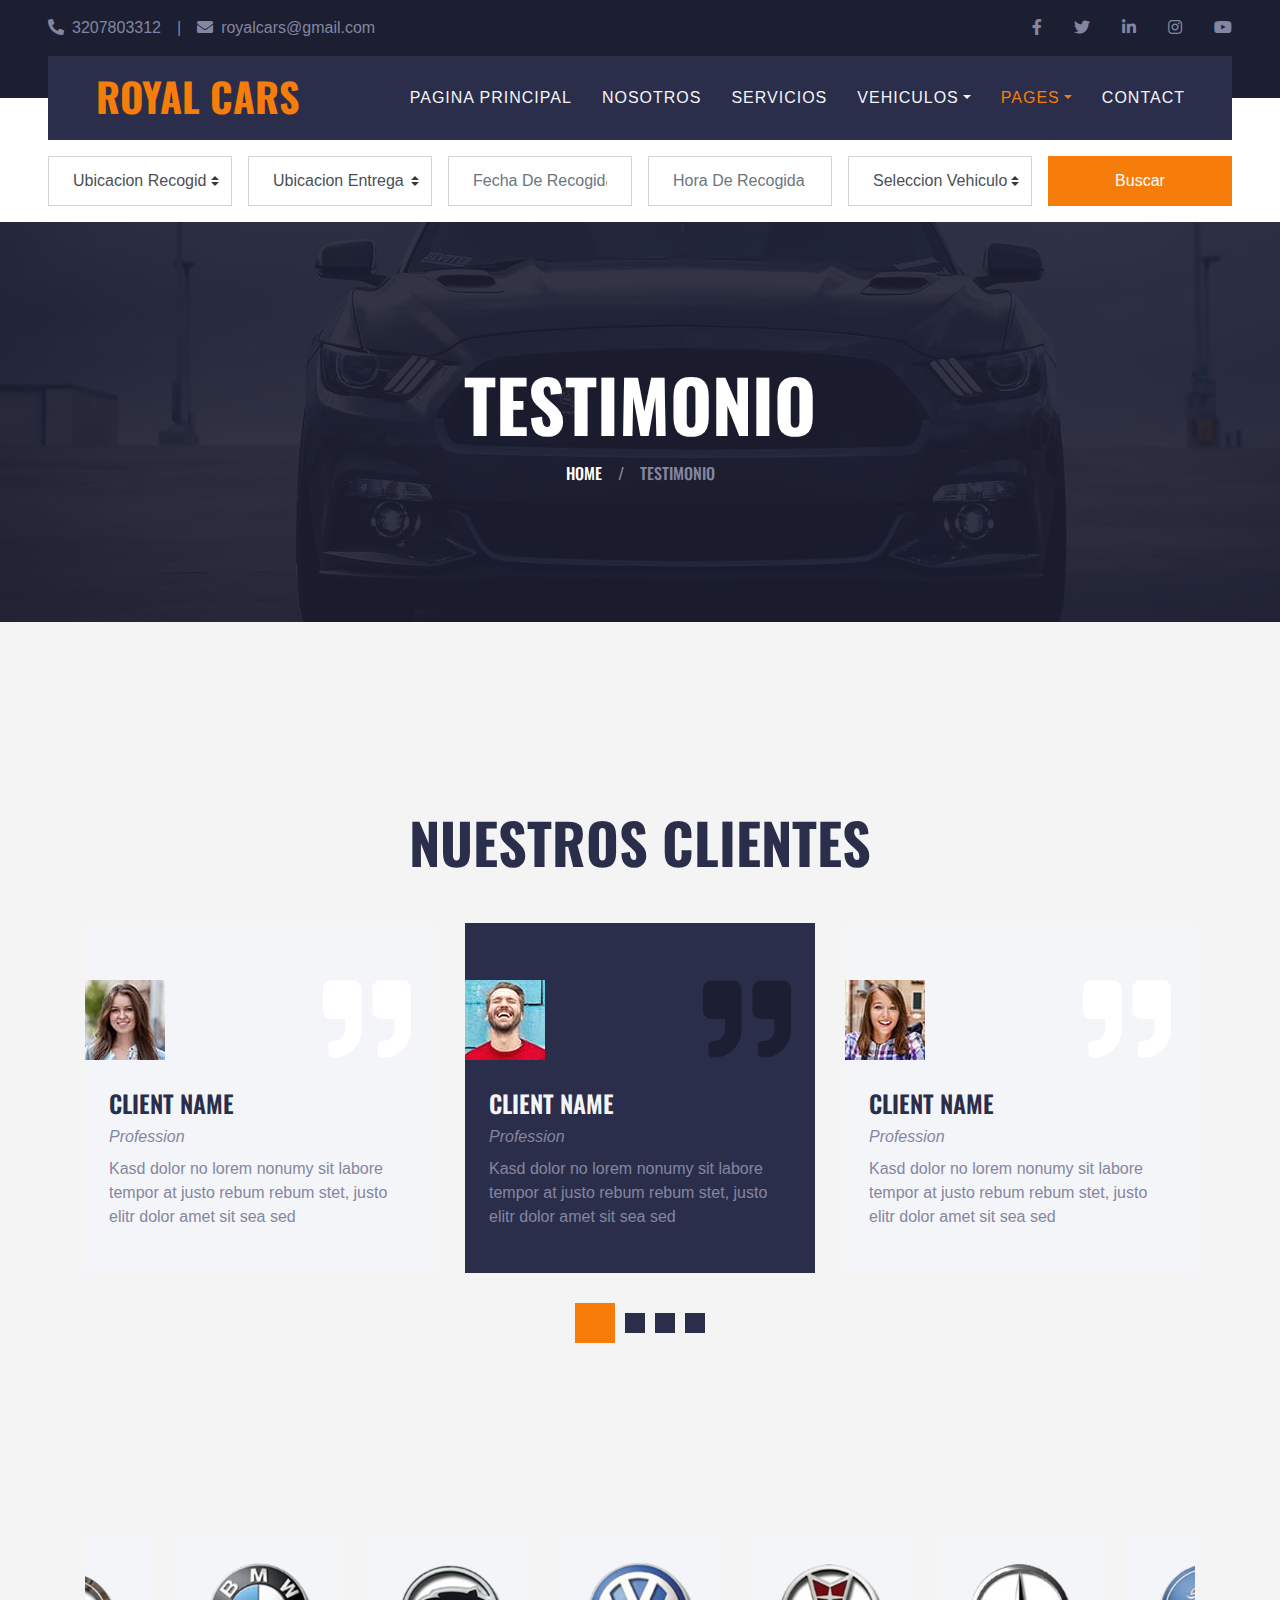
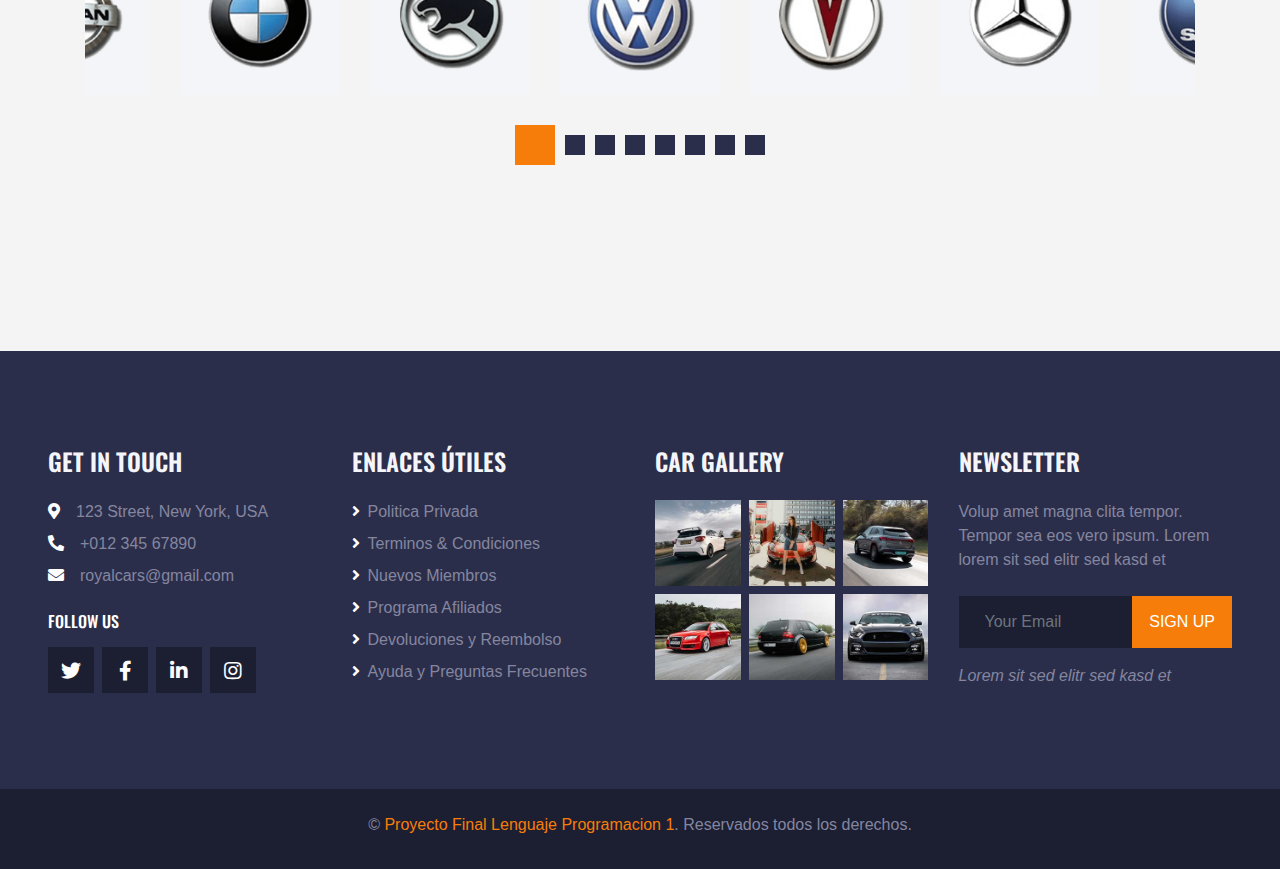
<file: testimonial.html>
<!DOCTYPE html>
<html lang="en">

<head>
    <meta charset="utf-8">
    <title>ROYAL CARS</title>
    <meta content="width=device-width, initial-scale=1.0" name="viewport">
    <meta content="Free HTML Templates" name="keywords">
    <meta content="Free HTML Templates" name="description">

    <!-- Favicon -->
    <link href="img/favicon.ico" rel="icon">

    <!-- Google Web Fonts -->
    <link rel="preconnect" href="https://fonts.gstatic.com">
    <link href="https://fonts.googleapis.com/css2?family=Oswald:wght@400;500;600;700&family=Rubik&display=swap" rel="stylesheet"> 

    <!-- Font Awesome -->
    <link href="https://cdnjs.cloudflare.com/ajax/libs/font-awesome/5.15.0/css/all.min.css" rel="stylesheet">

    <!-- Libraries Stylesheet -->
    <link href="lib/owlcarousel/assets/owl.carousel.min.css" rel="stylesheet">
    <link href="lib/tempusdominus/css/tempusdominus-bootstrap-4.min.css" rel="stylesheet" />

    <!-- Customized Bootstrap Stylesheet -->
    <link href="css/bootstrap.min.css" rel="stylesheet">

    <!-- Template Stylesheet -->
    <link href="css/style.css" rel="stylesheet">
</head>

<body>
    <!-- Topbar Start -->
    <div class="container-fluid bg-dark py-3 px-lg-5 d-none d-lg-block">
        <div class="row">
            <div class="col-md-6 text-center text-lg-left mb-2 mb-lg-0">
                <div class="d-inline-flex align-items-center">
                    <a class="text-body pr-3" href=""><i class="fa fa-phone-alt mr-2"></i>3207803312</a>
                    <span class="text-body">|</span>
                    <a class="text-body px-3" href=""><i class="fa fa-envelope mr-2"></i>royalcars@gmail.com</a>
                </div>
            </div>
            <div class="col-md-6 text-center text-lg-right">
                <div class="d-inline-flex align-items-center">
                    <a class="text-body px-3" href="">
                        <i class="fab fa-facebook-f"></i>
                    </a>
                    <a class="text-body px-3" href="">
                        <i class="fab fa-twitter"></i>
                    </a>
                    <a class="text-body px-3" href="">
                        <i class="fab fa-linkedin-in"></i>
                    </a>
                    <a class="text-body px-3" href="">
                        <i class="fab fa-instagram"></i>
                    </a>
                    <a class="text-body pl-3" href="">
                        <i class="fab fa-youtube"></i>
                    </a>
                </div>
            </div>
        </div>
    </div>
    <!-- Topbar End -->


    <!-- Navbar Start -->
    <div class="container-fluid position-relative nav-bar p-0">
        <div class="position-relative px-lg-5" style="z-index: 9;">
            <nav class="navbar navbar-expand-lg bg-secondary navbar-dark py-3 py-lg-0 pl-3 pl-lg-5">
                <a href="" class="navbar-brand">
                    <h1 class="text-uppercase text-primary mb-1">Royal Cars</h1>
                </a>
                <button type="button" class="navbar-toggler" data-toggle="collapse" data-target="#navbarCollapse">
                    <span class="navbar-toggler-icon"></span>
                </button>
                <div class="collapse navbar-collapse justify-content-between px-3" id="navbarCollapse">
                    <div class="navbar-nav ml-auto py-0">
                        <a href="index.html" class="nav-item nav-link">PAGINA PRINCIPAL</a>
                        <a href="about.html" class="nav-item nav-link">NOSOTROS</a>
                        <a href="service.html" class="nav-item nav-link">SERVICIOS</a>
                        <div class="nav-item dropdown">
                            <a href="#" class="nav-link dropdown-toggle" data-toggle="dropdown">VEHICULOS</a>
                            <div class="dropdown-menu rounded-0 m-0">
                                <a href="car.html" class="dropdown-item">Listado de carros</a>
                                <a href="detail.html" class="dropdown-item">Detalles de carros </a>
                                <a href="booking.html" class="dropdown-item">Resarva tu carro</a>
                                <a href="gestionReserva.php" class="dropdown-item">Gestion reserva</a>
                            </div>
                        </div>
                        <div class="nav-item dropdown">
                            <a href="#" class="nav-link dropdown-toggle active" data-toggle="dropdown">Pages</a>
                            <div class="dropdown-menu rounded-0 m-0">
                                <a href="team.html" class="dropdown-item">The Team</a>
                                <a href="testimonial.html" class="dropdown-item active">Testimonial</a>
                            </div>
                        </div>
                        <a href="contact.html" class="nav-item nav-link">Contact</a>
                    </div>
                </div>
            </nav>
        </div>
    </div>
    <!-- Navbar End -->


    <!-- Search Start -->
    <div class="container-fluid bg-white pt-3 px-lg-5">
        <div class="row mx-n2">
            <div class="col-xl-2 col-lg-4 col-md-6 px-2">
                <select class="custom-select px-4 mb-3" style="height: 50px;">
                    <option selected>Ubicacion Recogida</option>
                    <option value="1">Pereira</option>
                    <option value="2">Dosquebradas</option>
                    <option value="3">Santa Rosa</option>
                </select>
            </div>
            <div class="col-xl-2 col-lg-4 col-md-6 px-2">
                <select class="custom-select px-4 mb-3" style="height: 50px;">
                    <option selected>Ubicacion Entrega</option>
                    <option value="1">Pereira</option>
                    <option value="2">Dosquebradas</option>
                    <option value="3">Santa Rosa</option>
                </select>
            </div>
            <div class="col-xl-2 col-lg-4 col-md-6 px-2">
                <div class="date mb-3" id="date" data-target-input="nearest">
                    <input type="text" class="form-control p-4 datetimepicker-input" placeholder="Fecha De Recogida"
                        data-target="#date" data-toggle="datetimepicker" />
                </div>
            </div>
            <div class="col-xl-2 col-lg-4 col-md-6 px-2">
                <div class="time mb-3" id="time" data-target-input="nearest">
                    <input type="text" class="form-control p-4 datetimepicker-input" placeholder="Hora De Recogida"
                        data-target="#time" data-toggle="datetimepicker" />
                </div>
            </div>
            <div class="col-xl-2 col-lg-4 col-md-6 px-2">
                <select class="custom-select px-4 mb-3" style="height: 50px;">
                    <option selected>Seleccion Vehiculo</option>
                    <option value="1">Car 1</option>
                    <option value="2">Car 1</option>
                    <option value="3">Car 1</option>
                </select>
            </div>
            <div class="col-xl-2 col-lg-4 col-md-6 px-2">
                <button class="btn btn-primary btn-block mb-3" type="submit" style="height: 50px;">Buscar</button>
            </div>
        </div>
    </div>
    <!-- Search End -->


    <!-- Page Header Start -->
    <div class="container-fluid page-header">
        <h1 class="display-3 text-uppercase text-white mb-3">Testimonio</h1>
        <div class="d-inline-flex text-white">
            <h6 class="text-uppercase m-0"><a class="text-white" href="">Home</a></h6>
            <h6 class="text-body m-0 px-3">/</h6>
            <h6 class="text-uppercase text-body m-0">Testimonio</h6>
        </div>
    </div>
    <!-- Page Header Start -->


    <!-- Testimonial Start -->
    <div class="container-fluid py-5">
        <div class="container py-5">
            <h1 class="display-4 text-uppercase text-center mb-5">Nuestros Clientes</h1>
            <div class="owl-carousel testimonial-carousel">
                <div class="testimonial-item d-flex flex-column justify-content-center px-4">
                    <div class="d-flex align-items-center justify-content-between mb-3">
                        <img class="img-fluid ml-n4" src="img/testimonial-1.jpg" alt="">
                        <h1 class="display-2 text-white m-0 fa fa-quote-right"></h1>
                    </div>
                    <h4 class="text-uppercase mb-2">Client Name</h4>
                    <i class="mb-2">Profession</i>
                    <p class="m-0">Kasd dolor no lorem nonumy sit labore tempor at justo rebum rebum stet, justo elitr dolor amet sit sea sed</p>
                </div>
                <div class="testimonial-item d-flex flex-column justify-content-center px-4">
                    <div class="d-flex align-items-center justify-content-between mb-3">
                        <img class="img-fluid ml-n4" src="img/testimonial-2.jpg" alt="">
                        <h1 class="display-2 text-white m-0 fa fa-quote-right"></h1>
                    </div>
                    <h4 class="text-uppercase mb-2">Client Name</h4>
                    <i class="mb-2">Profession</i>
                    <p class="m-0">Kasd dolor no lorem nonumy sit labore tempor at justo rebum rebum stet, justo elitr dolor amet sit sea sed</p>
                </div>
                <div class="testimonial-item d-flex flex-column justify-content-center px-4">
                    <div class="d-flex align-items-center justify-content-between mb-3">
                        <img class="img-fluid ml-n4" src="img/testimonial-3.jpg" alt="">
                        <h1 class="display-2 text-white m-0 fa fa-quote-right"></h1>
                    </div>
                    <h4 class="text-uppercase mb-2">Client Name</h4>
                    <i class="mb-2">Profession</i>
                    <p class="m-0">Kasd dolor no lorem nonumy sit labore tempor at justo rebum rebum stet, justo elitr dolor amet sit sea sed</p>
                </div>
                <div class="testimonial-item d-flex flex-column justify-content-center px-4">
                    <div class="d-flex align-items-center justify-content-between mb-3">
                        <img class="img-fluid ml-n4" src="img/testimonial-4.jpg" alt="">
                        <h1 class="display-2 text-white m-0 fa fa-quote-right"></h1>
                    </div>
                    <h4 class="text-uppercase mb-2">Client Name</h4>
                    <i class="mb-2">Profession</i>
                    <p class="m-0">Kasd dolor no lorem nonumy sit labore tempor at justo rebum rebum stet, justo elitr dolor amet sit sea sed</p>
                </div>
            </div>
        </div>
    </div>
    <!-- Testimonial End -->


    <!-- Vendor Start -->
    <div class="container-fluid py-5">
        <div class="container py-5">
            <div class="owl-carousel vendor-carousel">
                <div class="bg-light p-4">
                    <img src="img/vendor-1.png" alt="">
                </div>
                <div class="bg-light p-4">
                    <img src="img/vendor-2.png" alt="">
                </div>
                <div class="bg-light p-4">
                    <img src="img/vendor-3.png" alt="">
                </div>
                <div class="bg-light p-4">
                    <img src="img/vendor-4.png" alt="">
                </div>
                <div class="bg-light p-4">
                    <img src="img/vendor-5.png" alt="">
                </div>
                <div class="bg-light p-4">
                    <img src="img/vendor-6.png" alt="">
                </div>
                <div class="bg-light p-4">
                    <img src="img/vendor-7.png" alt="">
                </div>
                <div class="bg-light p-4">
                    <img src="img/vendor-8.png" alt="">
                </div>
            </div>
        </div>
    </div>
    <!-- Vendor End -->


    <!-- Footer Start -->
    <div class="container-fluid bg-secondary py-5 px-sm-3 px-md-5" style="margin-top: 90px;">
        <div class="row pt-5">
            <div class="col-lg-3 col-md-6 mb-5">
                <h4 class="text-uppercase text-light mb-4">Get In Touch</h4>
                <p class="mb-2"><i class="fa fa-map-marker-alt text-white mr-3"></i>123 Street, New York, USA</p>
                <p class="mb-2"><i class="fa fa-phone-alt text-white mr-3"></i>+012 345 67890</p>
                <p><i class="fa fa-envelope text-white mr-3"></i>royalcars@gmail.com</p>
                <h6 class="text-uppercase text-white py-2">Follow Us</h6>
                <div class="d-flex justify-content-start">
                    <a class="btn btn-lg btn-dark btn-lg-square mr-2" href="#"><i class="fab fa-twitter"></i></a>
                    <a class="btn btn-lg btn-dark btn-lg-square mr-2" href="#"><i class="fab fa-facebook-f"></i></a>
                    <a class="btn btn-lg btn-dark btn-lg-square mr-2" href="#"><i class="fab fa-linkedin-in"></i></a>
                    <a class="btn btn-lg btn-dark btn-lg-square" href="#"><i class="fab fa-instagram"></i></a>
                </div>
            </div>
            <div class="col-lg-3 col-md-6 mb-5">
                <h4 class="text-uppercase text-light mb-4">Enlaces útiles</h4>
                <div class="d-flex flex-column justify-content-start">
                    <a class="text-body mb-2" href="#"><i class="fa fa-angle-right text-white mr-2"></i>Politica Privada</a>
                    <a class="text-body mb-2" href="#"><i class="fa fa-angle-right text-white mr-2"></i>Terminos & Condiciones</a>
                    <a class="text-body mb-2" href="#"><i class="fa fa-angle-right text-white mr-2"></i>Nuevos Miembros</a>
                    <a class="text-body mb-2" href="#"><i class="fa fa-angle-right text-white mr-2"></i>Programa Afiliados</a>
                    <a class="text-body mb-2" href="#"><i class="fa fa-angle-right text-white mr-2"></i>Devoluciones y Reembolso</a>
                    <a class="text-body" href="#"><i class="fa fa-angle-right text-white mr-2"></i>Ayuda y Preguntas Frecuentes</a>
                </div>
            </div>
            <div class="col-lg-3 col-md-6 mb-5">
                <h4 class="text-uppercase text-light mb-4">Car Gallery</h4>
                <div class="row mx-n1">
                    <div class="col-4 px-1 mb-2">
                        <a href=""><img class="w-100" src="img/gallery-1.jpg" alt=""></a>
                    </div>
                    <div class="col-4 px-1 mb-2">
                        <a href=""><img class="w-100" src="img/gallery-2.jpg" alt=""></a>
                    </div>
                    <div class="col-4 px-1 mb-2">
                        <a href=""><img class="w-100" src="img/gallery-3.jpg" alt=""></a>
                    </div>
                    <div class="col-4 px-1 mb-2">
                        <a href=""><img class="w-100" src="img/gallery-4.jpg" alt=""></a>
                    </div>
                    <div class="col-4 px-1 mb-2">
                        <a href=""><img class="w-100" src="img/gallery-5.jpg" alt=""></a>
                    </div>
                    <div class="col-4 px-1 mb-2">
                        <a href=""><img class="w-100" src="img/gallery-6.jpg" alt=""></a>
                    </div>
                </div>
            </div>
            <div class="col-lg-3 col-md-6 mb-5">
                <h4 class="text-uppercase text-light mb-4">Newsletter</h4>
                <p class="mb-4">Volup amet magna clita tempor. Tempor sea eos vero ipsum. Lorem lorem sit sed elitr sed kasd et</p>
                <div class="w-100 mb-3">
                    <div class="input-group">
                        <input type="text" class="form-control bg-dark border-dark" style="padding: 25px;" placeholder="Your Email">
                        <div class="input-group-append">
                            <button class="btn btn-primary text-uppercase px-3">Sign Up</button>
                        </div>
                    </div>
                </div>
                <i>Lorem sit sed elitr sed kasd et</i>
            </div>
        </div>
    </div>
    <div class="container-fluid bg-dark py-4 px-sm-3 px-md-5">
        <p class="mb-2 text-center text-body">&copy; <a href="#">Proyecto Final Lenguaje Programacion 1</a>. Reservados todos los derechos. </p>
    </div>
    <!-- Footer End -->


    <!-- Back to Top -->
    <a href="#" class="btn btn-lg btn-primary btn-lg-square back-to-top"><i class="fa fa-angle-double-up"></i></a>


    <!-- JavaScript Libraries -->
    <script src="https://code.jquery.com/jquery-3.4.1.min.js"></script>
    <script src="https://stackpath.bootstrapcdn.com/bootstrap/4.4.1/js/bootstrap.bundle.min.js"></script>
    <script src="lib/easing/easing.min.js"></script>
    <script src="lib/waypoints/waypoints.min.js"></script>
    <script src="lib/owlcarousel/owl.carousel.min.js"></script>
    <script src="lib/tempusdominus/js/moment.min.js"></script>
    <script src="lib/tempusdominus/js/moment-timezone.min.js"></script>
    <script src="lib/tempusdominus/js/tempusdominus-bootstrap-4.min.js"></script>

    <!-- Template Javascript -->
    <script src="js/main.js"></script>
</body>

</html>
</file>
<file: css/style.css>
/********** Template CSS **********/
:root {
    --primary: #F77D0A;
    --secondary: #2B2E4A;
    --light: #F4F5F8;
    --dark: #1C1E32;
}

h1,
h2,
.font-weight-bold {
    font-weight: 700 !important;
}

h3,
h4,
.font-weight-semi-bold {
    font-weight: 600 !important;
}

h5,
h6,
.font-weight-medium {
    font-weight: 500 !important;
}

.btn-square {
    width: 36px;
    height: 36px;
}

.btn-sm-square {
    width: 28px;
    height: 28px;
}

.btn-lg-square {
    width: 46px;
    height: 46px;
}

.btn-square,
.btn-sm-square,
.btn-lg-square {
    padding-left: 0;
    padding-right: 0;
    text-align: center;
}

.back-to-top {
    position: fixed;
    display: none;
    right: 30px;
    bottom: 30px;
    z-index: 99;
}

.nav-bar::before {
    position: absolute;
    content: "";
    width: 100%;
    height: 50%;
    top: 0;
    left: 0;
    background: var(--dark);
}

.nav-bar::after {
    position: absolute;
    content: "";
    width: 100%;
    height: 50%;
    bottom: 0;
    left: 0;
    background: #ffffff;
}

.navbar-dark .navbar-nav .nav-link {
    padding: 30px 15px;
    font-size: 16px;
    font-weight: 500;
    letter-spacing: 1px;
    text-transform: uppercase;
    color: var(--light);
    outline: none;
}

.navbar-dark .navbar-nav .nav-link:hover,
.navbar-dark .navbar-nav .nav-link.active {
    color: var(--primary);
}

@media (max-width: 991.98px) {
    .navbar-dark .navbar-nav .nav-link  {
        padding: 10px 15px;
    }
}

.carousel-caption {
    top: 0;
    left: 0;
    right: 0;
    bottom: 0;
    background: rgba(28, 30, 50, .7);
    z-index: 1;
}

@media (max-width: 576px) {
    .carousel-caption h4 {
        font-size: 18px;
        font-weight: 500 !important;
    }

    .carousel-caption h1 {
        font-size: 30px;
        font-weight: 600 !important;
    }
}

.page-header {
    height: 400px;
    margin-bottom: 90px;
    display: flex;
    flex-direction: column;
    align-items: center;
    justify-content: center;
    background: linear-gradient(rgba(28, 30, 50, .9), rgba(28, 30, 50, .9)), url(../img/bg-banner.jpg);
    background-attachment: fixed;
}

@media (max-width: 991.98px) {
    .page-header {
        height: 300px;
    }
}

.service-item {
    height: 320px;
    background: var(--light);
    transition: .5s;
}

.service-item:hover,
.service-item.active {
    background: var(--secondary);
}

.service-item h1,
.service-item h4 {
    transition: .5s;
}

.service-item:hover h1,
.service-item.active h1 {
    color: var(--dark) !important;
}

.service-item:hover h4,
.service-item.active h4 {
    color: var(--light);
}

.rent-item {
    padding: 30px;
    text-align: center;
    background: var(--light);
    transition: .5s;
}

.rent-item:hover,
.rent-item.active {
    background: var(--secondary);
}

.rent-item h4 {
    transition: .5s;
}

.rent-item:hover h4,
.rent-item.active h4 {
    color: var(--light);
}

.team-item {
    padding: 30px 30px 0 30px;
    text-align: center;
    background: var(--light);
    transition: .5s;
}

.team-item:hover,
.owl-item.center .team-item {
    background: var(--secondary);
}

.team-item h4 {
    transition: .5s;
}

.owl-item.center .team-item h4,
.owl-item.center .rent-item h4 {
    color: var(--light);
}

.team-item .team-social {
    top: 0;
    left: 0;
    opacity: 0;
    transition: .5s;
    background: var(--light);
}

.owl-item.center .team-item .team-social,
.owl-item.center .rent-item {
    background: var(--secondary);
}

.team-item:hover .team-social {
    opacity: 1;
    background: var(--secondary);
}

.team-carousel .owl-nav,
.related-carousel .owl-nav {
    position: absolute;
    width: 100%;
    height: 60px;
    top: calc(50% - 30px);
    left: 0;
    display: flex;
    justify-content: space-between;
    z-index: 1;
}

.team-carousel .owl-nav .owl-prev,
.team-carousel .owl-nav .owl-next,
.related-carousel .owl-nav .owl-prev,
.related-carousel .owl-nav .owl-next {
    position: relative;
    width: 60px;
    height: 60px;
    display: flex;
    align-items: center;
    justify-content: center;
    color: #FFFFFF;
    background: var(--primary);
    font-size: 22px;
    transition: .5s;
}

.team-carousel .owl-nav .owl-prev:hover,
.team-carousel .owl-nav .owl-next:hover,
.related-carousel .owl-nav .owl-prev:hover,
.related-carousel .owl-nav .owl-next:hover {
    background: var(--secondary);
}

.vendor-carousel .owl-dots,
.testimonial-carousel .owl-dots {
    margin-top: 30px;
    display: flex;
    align-items: center;
    justify-content: center;
}

.vendor-carousel .owl-dot,
.testimonial-carousel .owl-dot {
    position: relative;
    display: inline-block;
    margin: 0 5px;
    width: 20px;
    height: 20px;
    background: var(--secondary);
    transition: .5s;
}

.vendor-carousel .owl-dot.active,
.testimonial-carousel .owl-dot.active {
    width: 40px;
    height: 40px;
    background: var(--primary);
}

.testimonial-carousel .owl-item img {
    width: 80px;
    height: 80px;
}

.testimonial-carousel .owl-item .testimonial-item {
    height: 350px;
    transition: .5s;
    background: var(--light);
}

.testimonial-carousel .owl-item.center .testimonial-item {
    background: var(--secondary);
}

.testimonial-carousel .owl-item .testimonial-item h1,
.testimonial-carousel .owl-item .testimonial-item h4 {
    transition: .5s;
}

.testimonial-carousel .owl-item.center .testimonial-item h1 {
    color: var(--dark) !important;
}

.testimonial-carousel .owl-item.center .testimonial-item h4 {
    color: var(--light);
}

.bg-banner {
    background: linear-gradient(rgba(28, 30, 50, .9), rgba(28, 30, 50, .9)), url(../img/bg-banner.jpg);
    background-attachment: fixed;
}



/**
Agrego
    */

        #editar {
            width: 80%;
            margin: 0 auto;
            padding: 30px;
        }
    
        table {
            width: 100%;
            border-collapse: collapse;
            font-size: 13px;
    
        }
    
        th,
        td {
            border: 1px solid #dddddd;
            text-align: left;
            padding: 8px;
        }
    
        th {
            background-color: #f2f2f2;
        }
    
        tr:nth-child(even) {
            background-color: #f9f9f9;
        }
    
        body {
            font-family: Arial, sans-serif;
            margin: 0;
            padding: 0;
            background-color: #f4f4f4;
        }
    
        header {
            background-color: #333;
            color: #fff;
            padding: 10px 0;
            text-align: center;
        }
    
        main {
            padding: 20px;
        }
    
        footer {
            background-color: #333;
            color: #fff;
            text-align: center;
            padding: 10px 0;
            position: fixed;
            width: 100%;
            bottom: 0;
    
        }
    
        #boton {
            display: inline-block;
            padding: 10px 20px;
            font-size: 16px;
            color: white;
            background-color: #1d63f0;
            text-decoration: none;
            border-radius: 5px;
        }
    
        #boton:hover {
            background-color: #2c2626;
        }
</file>
